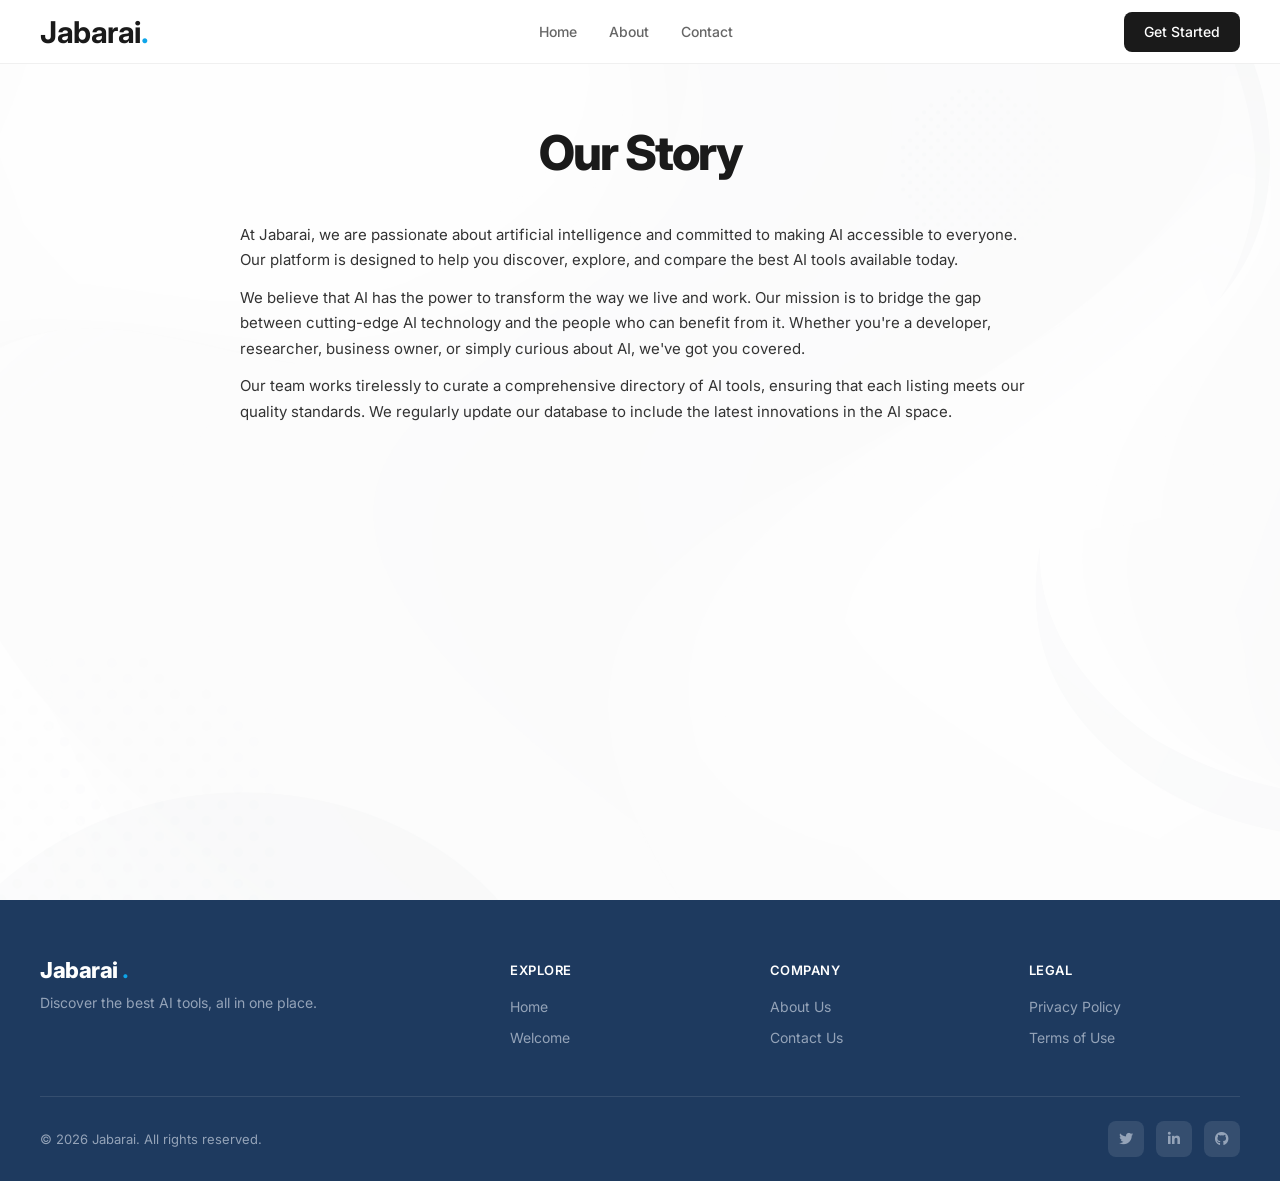
<file: about.html>
<!DOCTYPE html>
<html lang="en">
<head>
    <meta charset="UTF-8">
    <meta name="viewport" content="width=device-width, initial-scale=1.0">
    <title>About Jabarai | Your AI Tools Directory</title>
    <meta name="description" content="Learn about Jabarai - your curated gateway to discovering the best AI tools. Built by AI enthusiasts for the AI community.">
    <link rel="icon" type="image/png" href="assets/images/logo.png">
    <link rel="icon" type="image/png" href="assets/images/logo.png">
    <link href="https://fonts.googleapis.com/css2?family=Inter:wght@300;400;500;600;700;800;900&display=swap" rel="stylesheet">
    <link rel="stylesheet" href="https://cdnjs.cloudflare.com/ajax/libs/font-awesome/6.5.1/css/all.min.css">
    <link rel="stylesheet" href="assets/css/styles.css">
    <link rel="stylesheet" href="assets/css/footer-components.css">
</head>
<body>
    <!-- Header -->
    <header class="toolbar">
        <a href="index.html" class="logo">
            <span style="color: #1a1a1a;">Jabarai</span><span style="color: #0ea5e9;">.</span>
        </a>
        <nav class="nav-links">
            <a href="index.html">Home</a>
            <a href="about.html" class="active">About</a>
            <a href="contact.html">Contact</a>
        </nav>
        <div class="nav-actions">
            <a href="register.html" class="btn-signup">Get Started</a>
        </div>
    </header>

    <!-- About Content -->
    <main class="simple-legal-hero">
        <div class="simple-legal-container">
            <h1 class="simple-legal-title">Our Story</h1>
            <div class="simple-legal-content">
                <p>At Jabarai, we are passionate about artificial intelligence and committed to making AI accessible to everyone. Our platform is designed to help you discover, explore, and compare the best AI tools available today.</p>
                <p>We believe that AI has the power to transform the way we live and work. Our mission is to bridge the gap between cutting-edge AI technology and the people who can benefit from it. Whether you're a developer, researcher, business owner, or simply curious about AI, we've got you covered.</p>
                <p>Our team works tirelessly to curate a comprehensive directory of AI tools, ensuring that each listing meets our quality standards. We regularly update our database to include the latest innovations in the AI space.</p>
            </div>
        </div>
    </main>

    <!-- Footer -->
    <footer class="site-footer">
        <div class="footer-container">
            <div class="footer-main">
                <div class="footer-brand">
                    <a href="index.html" class="footer-logo">
                        <span style="color: #ffffff;">Jabarai</span><span style="color: #0ea5e9;">.</span>
                    </a>
                    <p class="footer-tagline">Discover the best AI tools, all in one place.</p>
                </div>
                <div class="footer-column">
                    <h4>Explore</h4>
                    <ul>
                        <li><a href="index.html">Home</a></li>
                        <li><a href="index2.html">Welcome</a></li>
                    </ul>
                </div>
                <div class="footer-column">
                    <h4>Company</h4>
                    <ul>
                        <li><a href="about.html">About Us</a></li>
                        <li><a href="contact.html">Contact Us</a></li>
                    </ul>
                </div>
                <div class="footer-column">
                    <h4>Legal</h4>
                    <ul>
                        <li><a href="privacy-policy.html">Privacy Policy</a></li>
                        <li><a href="terms-of-use.html">Terms of Use</a></li>
                    </ul>
                </div>
            </div>
            <div class="footer-bottom">
                <p class="footer-copyright">© 2026 Jabarai. All rights reserved.</p>
                <div class="footer-bottom-social">
                    <a href="#" aria-label="Twitter"><i class="fab fa-twitter"></i></a>
                    <a href="#" aria-label="LinkedIn"><i class="fab fa-linkedin-in"></i></a>
                    <a href="#" aria-label="GitHub"><i class="fab fa-github"></i></a>
                </div>
            </div>
        </div>
    </footer>

    <script src="assets/js/shared-components.js"></script>
</body>
</html>
</file>
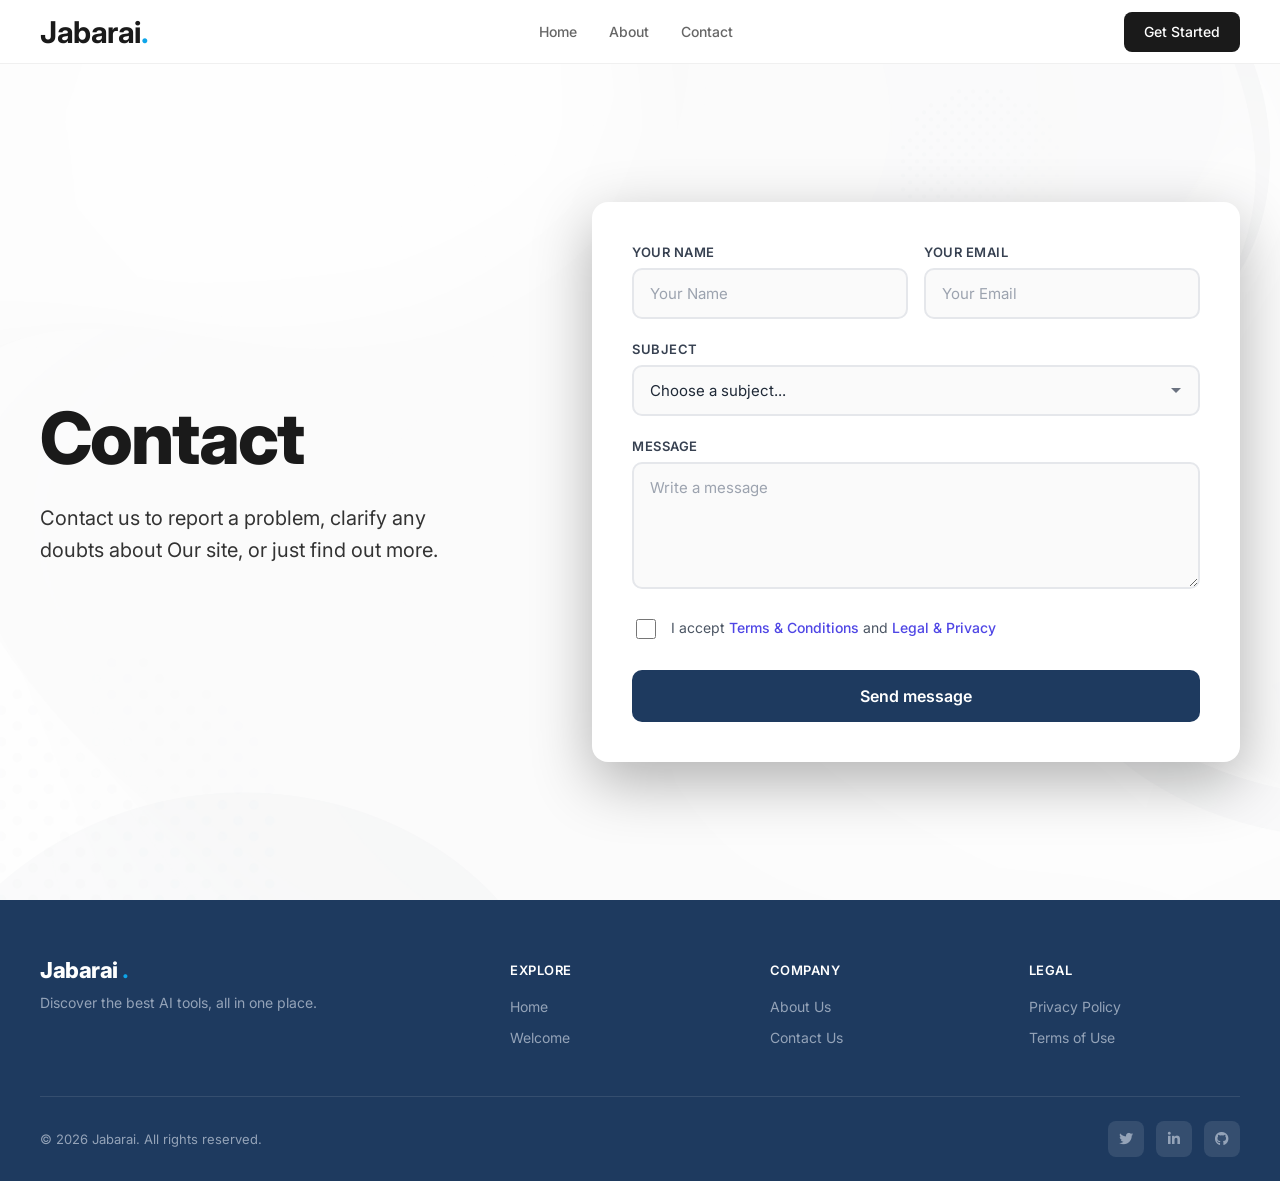
<file: contact.html>
<!DOCTYPE html>
<html lang="en">
<head>
    <meta charset="UTF-8">
    <meta name="viewport" content="width=device-width, initial-scale=1.0">
    <title>Contact Jabarai | Get in Touch</title>
    <meta name="description" content="Contact Jabarai for suggestions, broken link reports, or to list your AI tool. We'd love to hear from you.">
    <link rel="icon" type="image/png" href="assets/images/logo.png">
    <link rel="icon" type="image/png" href="assets/images/logo.png">
    <link href="https://fonts.googleapis.com/css2?family=Inter:wght@300;400;500;600;700;800;900&display=swap" rel="stylesheet">
    <link rel="stylesheet" href="https://cdnjs.cloudflare.com/ajax/libs/font-awesome/6.5.1/css/all.min.css">
    <link rel="stylesheet" href="assets/css/styles.css">
    <link rel="stylesheet" href="assets/css/footer-components.css">
</head>
<body>
    <!-- Header -->
    <header class="toolbar">
        <a href="index.html" class="logo">
            <span style="color: #1a1a1a;">Jabarai</span><span style="color: #0ea5e9;">.</span>
        </a>
        <nav class="nav-links">
            <a href="index.html">Home</a>
            <a href="about.html">About</a>
            <a href="contact.html" class="active">Contact</a>
        </nav>
        <div class="nav-actions">
            <a href="register.html" class="btn-signup">Get Started</a>
        </div>
    </header>

    <!-- Main Content -->
    <main class="contact-hero">
        <div class="contact-container">
            <!-- Left Side - Text Content -->
            <div class="contact-left">
                <h1 class="contact-title">Contact</h1>
                <p class="contact-subtitle">Contact us to report a problem, clarify any doubts about Our site, or just find out more.</p>
            </div>

            <!-- Right Side - Contact Form -->
            <div class="contact-right">
                <form id="contact-form" class="contact-form-box">
                    <div class="form-row">
                        <div class="form-field">
                            <label for="name">Your Name</label>
                            <input type="text" id="name" name="name" placeholder="Your Name" required>
                        </div>
                        <div class="form-field">
                            <label for="email">Your Email</label>
                            <input type="email" id="email" name="email" placeholder="Your Email" required>
                        </div>
                    </div>
                    <div class="form-field">
                        <label for="subject">Subject</label>
                        <select id="subject" name="subject" required>
                            <option value="" disabled selected>Choose a subject...</option>
                            <option value="general">General Inquiry</option>
                            <option value="support">Support</option>
                            <option value="listing">List My Tool</option>
                            <option value="report">Report a Problem</option>
                            <option value="other">Other</option>
                        </select>
                    </div>
                    <div class="form-field">
                        <label for="message">Message</label>
                        <textarea id="message" name="message" placeholder="Write a message" rows="5" required></textarea>
                    </div>
                    <div class="form-checkbox">
                        <input type="checkbox" id="terms" name="terms" required>
                        <label for="terms">I accept <a href="terms-of-use.html">Terms & Conditions</a> and <a href="privacy-policy.html">Legal & Privacy</a></label>
                    </div>
                    <button type="submit" class="btn-send">Send message</button>
                </form>

                <div id="form-success" class="success-message">
                    <i class="fas fa-check-circle"></i>
                    <span>Thank you! Your message has been sent successfully. We'll be in touch soon.</span>
                </div>
            </div>
        </div>
    </main>

    <!-- Footer -->
    <footer class="site-footer">
        <div class="footer-container">
            <div class="footer-main">
                <div class="footer-brand">
                    <a href="index.html" class="footer-logo">
                        <span style="color: #ffffff;">Jabarai</span><span style="color: #0ea5e9;">.</span>
                    </a>
                    <p class="footer-tagline">Discover the best AI tools, all in one place.</p>
                </div>
                <div class="footer-column">
                    <h4>Explore</h4>
                    <ul>
                        <li><a href="index.html">Home</a></li>
                        <li><a href="index2.html">Welcome</a></li>
                    </ul>
                </div>
                <div class="footer-column">
                    <h4>Company</h4>
                    <ul>
                        <li><a href="about.html">About Us</a></li>
                        <li><a href="contact.html">Contact Us</a></li>
                    </ul>
                </div>
                <div class="footer-column">
                    <h4>Legal</h4>
                    <ul>
                        <li><a href="privacy-policy.html">Privacy Policy</a></li>
                        <li><a href="terms-of-use.html">Terms of Use</a></li>
                    </ul>
                </div>
            </div>
            <div class="footer-bottom">
                <p class="footer-copyright">© 2026 Jabarai. All rights reserved.</p>
                <div class="footer-bottom-social">
                    <a href="#" aria-label="Twitter"><i class="fab fa-twitter"></i></a>
                    <a href="#" aria-label="LinkedIn"><i class="fab fa-linkedin-in"></i></a>
                    <a href="#" aria-label="GitHub"><i class="fab fa-github"></i></a>
                </div>
            </div>
        </div>
    </footer>

    <script src="assets/js/shared-components.js"></script>
</body>
</html>
</file>
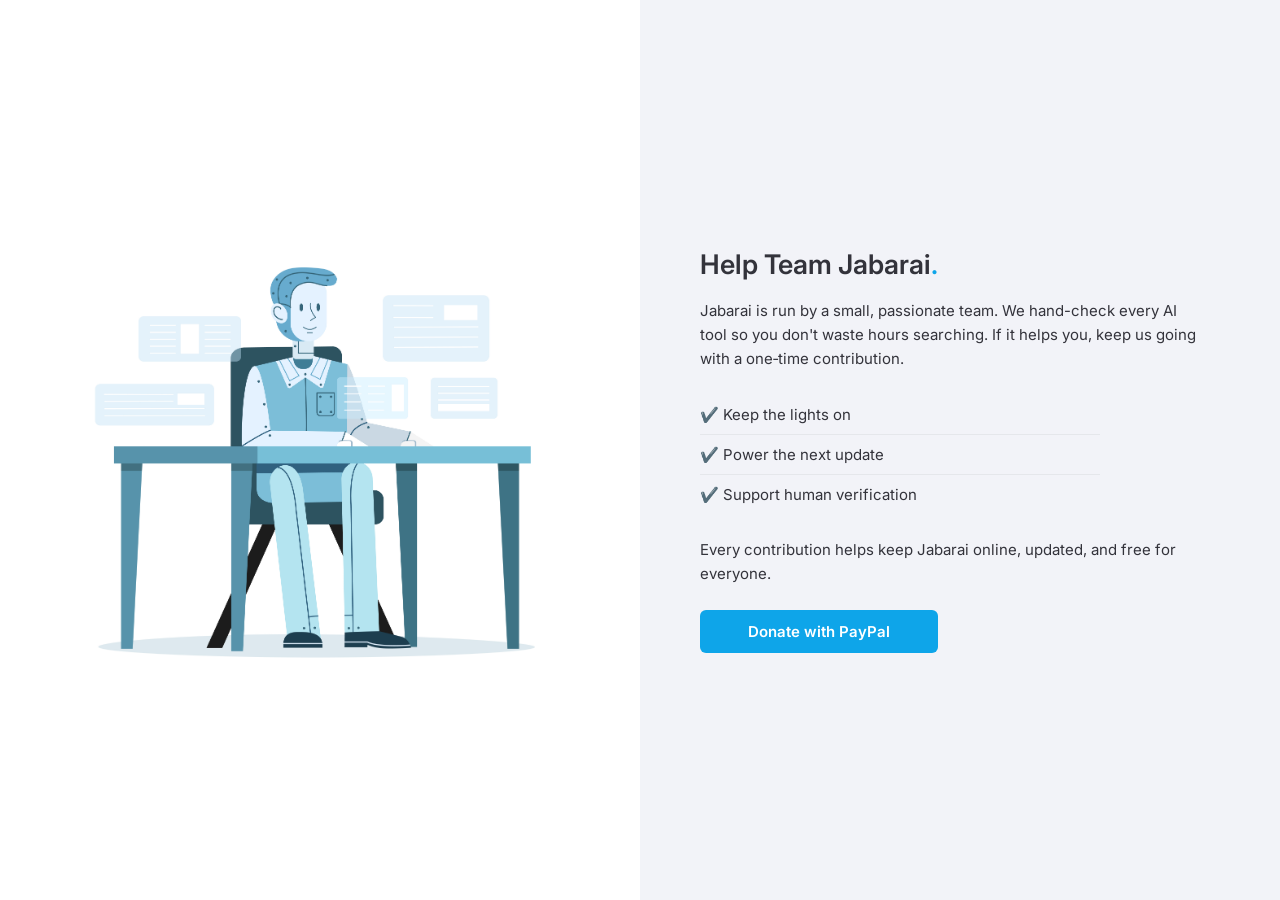
<file: help_us.html>
<!DOCTYPE html>
<html lang="en">
<head>
    <meta charset="UTF-8">
    <meta name="viewport" content="width=device-width, initial-scale=1.0">
    <link rel="icon" type="image/png" href="assets/images/logo.png">
    <link href="https://fonts.googleapis.com/css2?family=Inter:wght@300;400;500;600;700;800;900&display=swap" rel="stylesheet">
    <title>Support Jabarai</title>
    <style>
        * { margin: 0; padding: 0; box-sizing: border-box; font-family: 'Inter', Arial, sans-serif; }
        html, body { width: 100%; height: 100%; }
        .split-page {
            display: flex;
            width: 100%;
            min-height: 100vh;
        }
        .split-left {
            width: 50%;
            background: #ffffff;
            display: flex;
            align-items: center;
            justify-content: center;
            padding: 40px;
        }
        .split-left img {
            max-width: 100%;
            max-height: 80vh;
            width: auto;
            height: auto;
            display: block;
        }
        .split-right {
            width: 50%;
            background: #f2f3f8;
            display: flex;
            flex-direction: column;
            align-items: flex-start;
            justify-content: center;
            padding: 60px;
        }
        .right-title {
            font-size: 27px;
            font-weight: 600;
            color: #33333b;
            margin-bottom: 16px;
            text-align: left;
            max-width: 400px;
            line-height: 1.3;
        }
        .right-text {
            font-size: 15px;
            color: #33333b;
            line-height: 1.6;
            text-align: left;
            max-width: 500px;
            margin-bottom: 24px;
        }
        .donate-list {
            list-style: none;
            margin-bottom: 24px;
            max-width: 400px;
            width: 100%;
        }
        .donate-list li {
            font-size: 15px;
            color: #33333b;
            padding: 10px 0;
            border-bottom: 1px solid #e5e7eb;
        }
        .donate-list li:last-child {
            border-bottom: none;
        }
        .donate-btn {
            padding: 12px 48px;
            background: #0ea5e9;
            color: #ffffff;
            border: none;
            border-radius: 6px;
            font-size: 15px;
            font-weight: 600;
            cursor: pointer;
            transition: background 0.2s;
            text-decoration: none;
            display: inline-block;
        }
        .donate-btn:hover {
            background: #0284c7;
        }
    </style>
</head>
<body>
    <div class="split-page">
        <div class="split-left">
            <img src="assets/images/602.jpg" alt="Support Jabarai">
        </div>
        <div class="split-right">
            <h2 class="right-title">Help Team <a href="index.html" style="color: #33333b; text-decoration: none;">Jabarai</a><span style="color: #0ea5e9;">.</span></h2>
            <p class="right-text">Jabarai is run by a small, passionate team. We hand-check every AI tool so you don't waste hours searching. If it helps you, keep us going with a one‑time contribution.</p>
            <ul class="donate-list">
                <li> ✔️ Keep the lights on</li>
                <li> ✔️ Power the next update</li>
                <li> ✔️ Support human verification</li>
            </ul>
            <p class="right-text">Every contribution helps keep Jabarai online, updated, and free for everyone.</p>
            <a href="https://www.paypal.com/cgi-bin/webscr?cmd=_xclick&business=abdeldjabbar2oo5@gmail.com&item_name=Donation+to+Jabarai&currency_code=USD" class="donate-btn" target="_blank">Donate with PayPal</a>
        </div>
    </div>
</body>
</html>
</file>
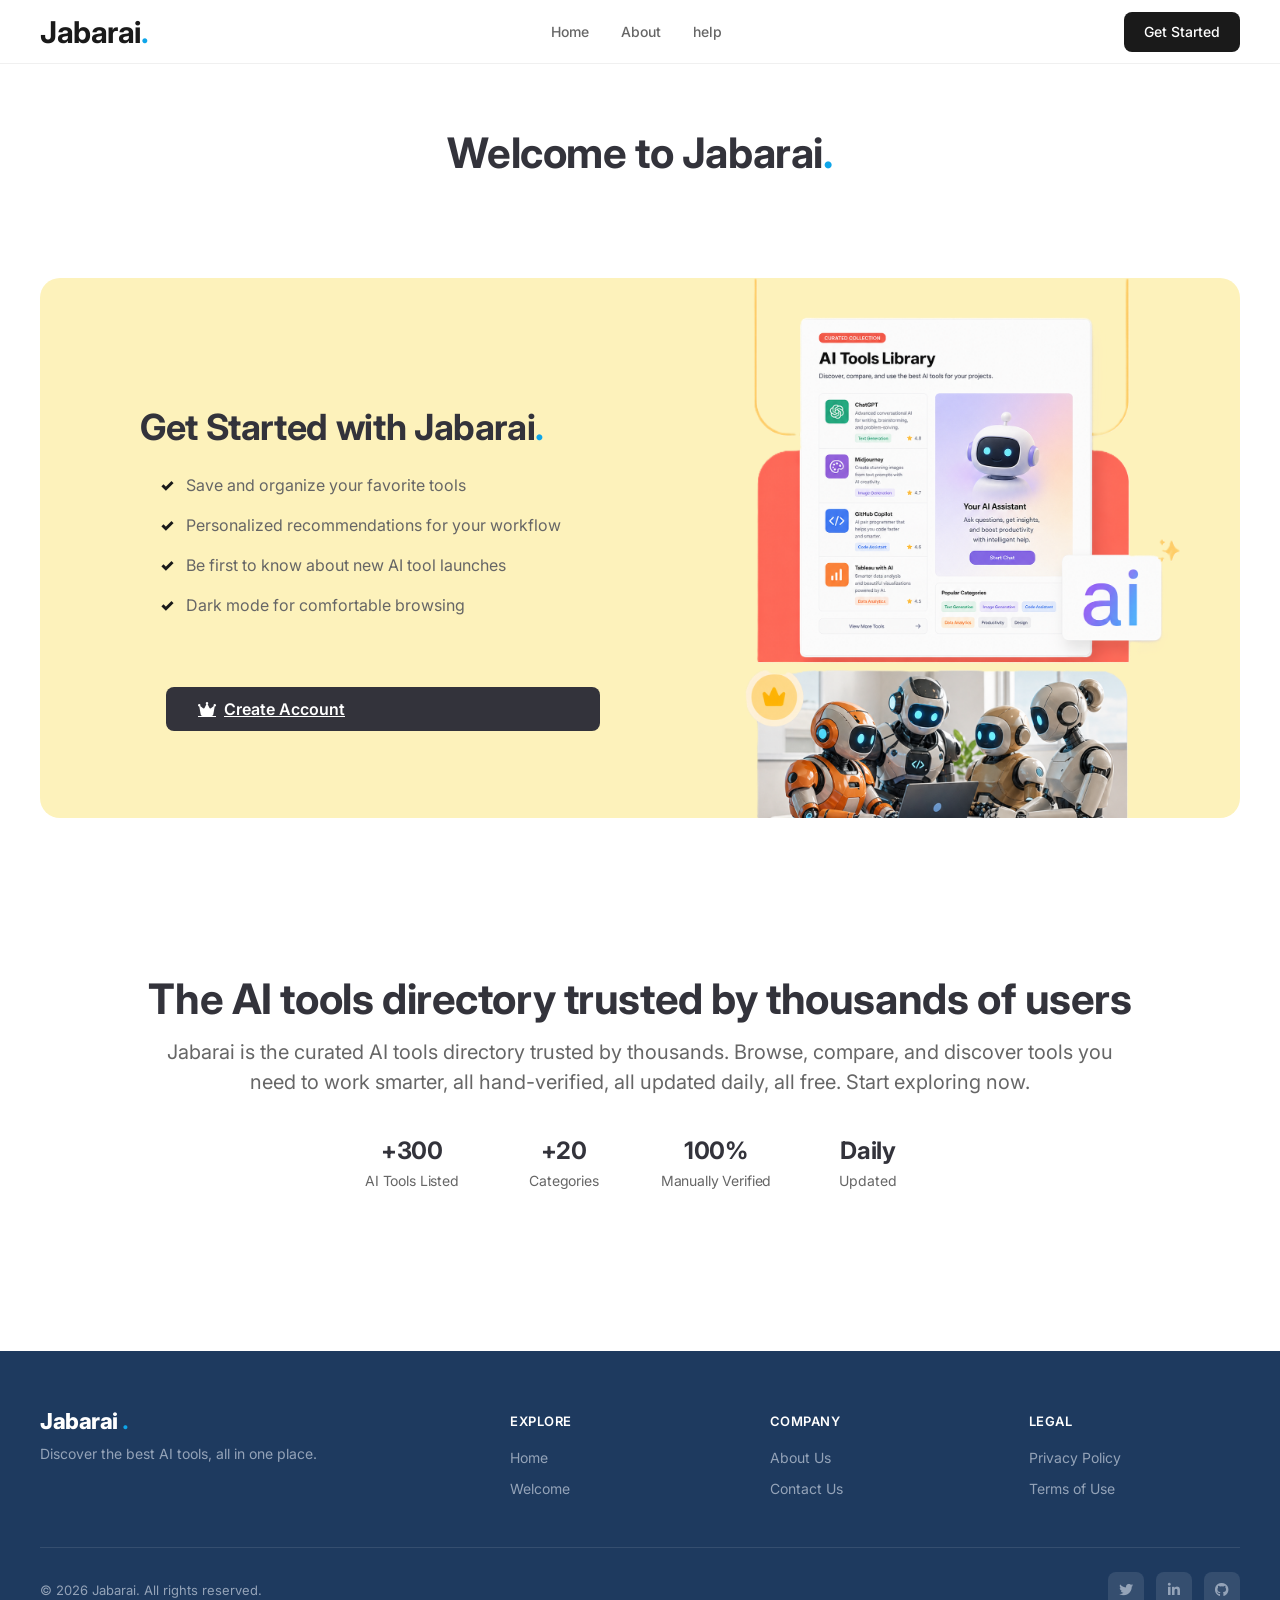
<file: index2.html>
<!DOCTYPE html>
<html lang="en">
<head>
    <meta charset="UTF-8">
    <meta name="viewport" content="width=device-width, initial-scale=1.0">
    <title>Jabarai | Get Started</title>
    <link rel="icon" type="image/png" href="assets/images/logo.png">
    <link rel="stylesheet" href="https://cdnjs.cloudflare.com/ajax/libs/font-awesome/6.5.1/css/all.min.css">
    <link href="https://fonts.googleapis.com/css2?family=Inter:wght@300;400;500;600;700;800;900&display=swap" rel="stylesheet">
    <link rel="stylesheet" href="assets/css/styles.css">
    <link rel="stylesheet" href="assets/css/footer-components.css">
</head>
<body>
    <header class="toolbar">
        <a href="index.html" class="logo">
            <span style="color: #1a1a1a;">Jabarai</span><span style="color: #0ea5e9;">.</span>
        </a>
        <nav class="nav-links">
            <a href="index.html">Home</a>
            <a href="about.html">About</a>
            <a href="contact.html">help</a>
        </nav>
        <div class="nav-actions">
            <a href="register.html" class="btn-signup">Get Started</a>
        </div>
    </header>

    <main>
        <!-- White Section -->
        <section class="white-section">
            <div class="home-title">
                <h1 class="home-title__subtitle">Welcome to Jabarai<span style="color: #0ea5e9;">.</span></h1>
                <div class="orange-rectangle">
                    <div class="orange-content">
                        <h2 class="home-title__subtitle">Get Started with Jabarai<span style="color: #0ea5e9;">.</span></h2>
                        <ul class="orange-list">
                            <li><span class="checkmark">✓</span> Save and organize your favorite tools</li>
                            <li><span class="checkmark">✓</span> Personalized recommendations for your workflow</li>
                            <li><span class="checkmark">✓</span> Be first to know about new AI tool launches</li>
                            <li><span class="checkmark">✓</span> Dark mode for comfortable browsing</li>
                        </ul>
                        <a href="register.html" class="orange-button">
                            <i class="fas fa-crown" style="margin-right: 8px;"></i>Create Account
                        </a>
                    </div>
                    <img src="assets/images/ai_library2.png" alt="AI Library" class="orange-image">
                </div>
            </div>

            <!-- Trust Section -->
            <div class="trust-section">
                <h2 class="home-title__subtitle">The AI tools directory trusted by thousands of users</h2>
                <p class="home-title__paragraph">Jabarai is the curated AI tools directory trusted by thousands. Browse, compare, and discover tools you need to work smarter, all hand-verified, all updated daily, all free. Start exploring now.</p>

                <div class="trust-stats">
                    <div class="trust-stat">
                        <span class="trust-stat-number">+300 </span>
                        <span class="trust-stat-label">AI Tools Listed</span>
                    </div>
                    <div class="trust-stat">
                        <span class="trust-stat-number">+20 </span>
                        <span class="trust-stat-label">Categories</span>
                    </div>
                    <div class="trust-stat">
                        <span class="trust-stat-number">100%</span>
                        <span class="trust-stat-label">Manually Verified</span>
                    </div>
                    <div class="trust-stat">
                        <span class="trust-stat-number">Daily</span>
                        <span class="trust-stat-label">Updated</span>
                    </div>
                </div>
            </div>
        </section>

        <!-- Footer -->
        <footer class="site-footer">
            <div class="footer-container">
                <div class="footer-main">
                    <div class="footer-brand">
                        <a href="index.html" class="footer-logo">
                            <span style="color: #ffffff;">Jabarai</span><span style="color: #0ea5e9;">.</span>
                        </a>
                        <p class="footer-tagline">Discover the best AI tools, all in one place.</p>
                    </div>
                    <div class="footer-column">
                        <h4>Explore</h4>
                        <ul>
                            <li><a href="index.html">Home</a></li>
                            <li><a href="index2.html">Welcome</a></li>
                        </ul>
                    </div>
                    <div class="footer-column">
                        <h4>Company</h4>
                        <ul>
                            <li><a href="about.html">About Us</a></li>
                            <li><a href="contact.html">Contact Us</a></li>
                        </ul>
                    </div>
                    <div class="footer-column">
                        <h4>Legal</h4>
                        <ul>
                            <li><a href="privacy-policy.html">Privacy Policy</a></li>
                            <li><a href="terms-of-use.html">Terms of Use</a></li>
                        </ul>
                    </div>
                </div>
                <div class="footer-bottom">
                    <p class="footer-copyright">© 2026 Jabarai. All rights reserved.</p>
                    <div class="footer-bottom-social">
                        <a href="#" aria-label="Twitter"><i class="fab fa-twitter"></i></a>
                        <a href="#" aria-label="LinkedIn"><i class="fab fa-linkedin-in"></i></a>
                        <a href="#" aria-label="GitHub"><i class="fab fa-github"></i></a>
                    </div>
                </div>
            </div>
        </footer>
    </main>
</body>
</html>
</file>
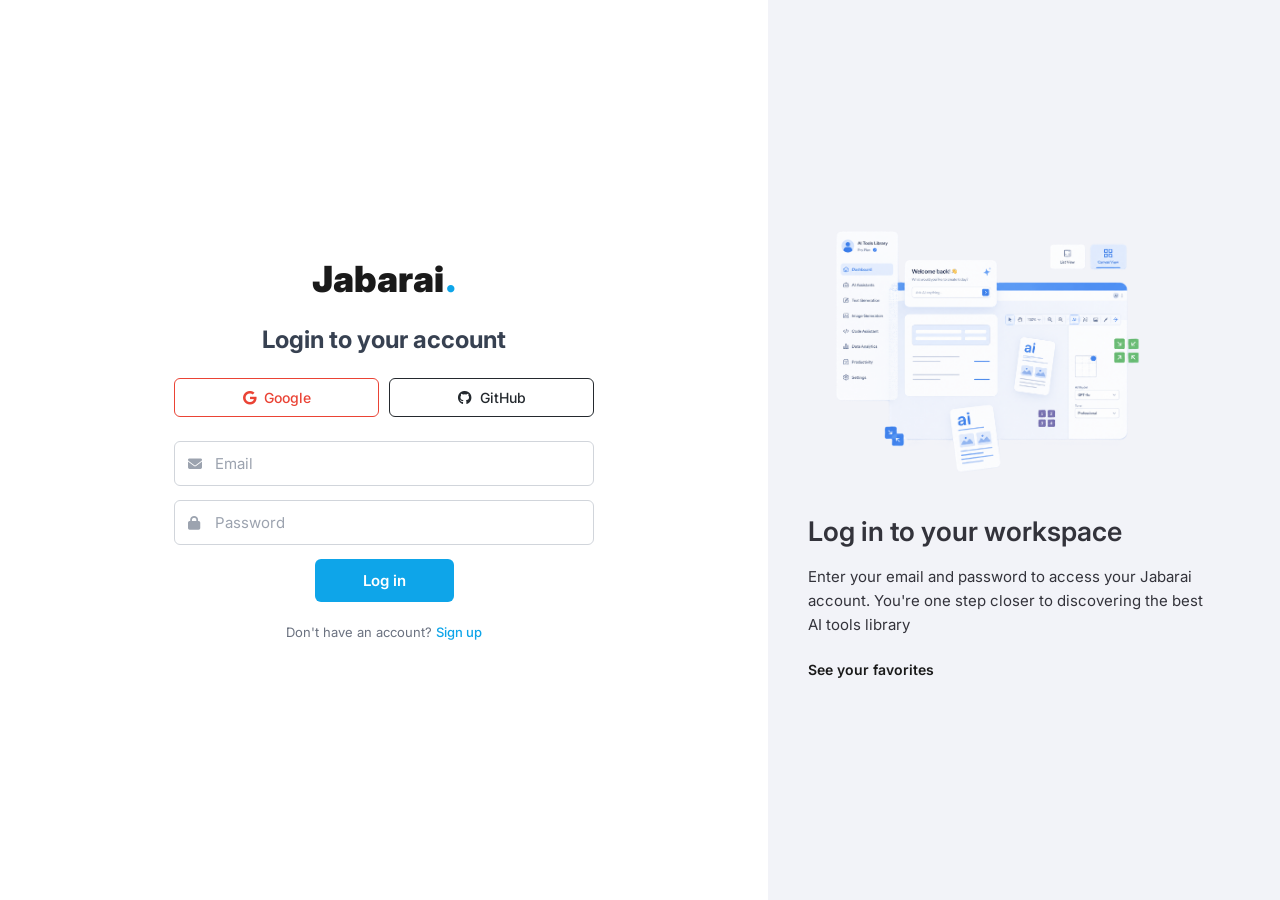
<file: login.html>
<!DOCTYPE html>
<html lang="en">
<head>
    <meta charset="UTF-8">
    <meta name="viewport" content="width=device-width, initial-scale=1.0">
    <title>Log In | Jabarai</title>
    <link rel="icon" type="image/png" href="assets/images/logo.png">
    <link rel="stylesheet" href="https://cdnjs.cloudflare.com/ajax/libs/font-awesome/6.5.1/css/all.min.css">
    <link href="https://fonts.googleapis.com/css2?family=Inter:wght@300;400;500;600;700;800;900&display=swap" rel="stylesheet">
    <style>
        * { margin: 0; padding: 0; box-sizing: border-box; font-family: 'Inter', Arial, sans-serif; }
        html, body {
            width: 100%;
            height: 100%;
        }
        .split-page {
            display: flex;
            width: 100%;
            min-height: 100vh;
        }
        .split-left {
            width: 60%;
            background: #ffffff;
            display: flex;
            flex-direction: column;
            align-items: center;
            justify-content: center;
            padding: 40px;
        }
        .split-right {
            width: 40%;
            background: #f2f3f8;
            display: flex;
            flex-direction: column;
            align-items: flex-start;
            justify-content: center;
            padding: 40px;
        }
        .auth-logo {
            font-size: 36px;
            font-weight: 900;
            color: #1a1a1a;
            text-decoration: none;
            display: flex;
            align-items: center;
            gap: 2px;
            margin-bottom: 24px;
        }
        .auth-logo span:last-child {
            color: #0ea5e9;
        }
        .auth-title {
            font-size: 24px;
            font-weight: 700;
            color: #374151;
            margin-bottom: 24px;
        }
        .social-buttons {
            display: flex;
            gap: 10px;
            width: 100%;
            max-width: 420px;
            margin-bottom: 24px;
        }
        .social-btn {
            flex: 1;
            padding: 10px 12px;
            border: 1px solid #d1d5db;
            border-radius: 6px;
            background: #ffffff;
            cursor: pointer;
            font-size: 14px;
            font-weight: 500;
            display: flex;
            align-items: center;
            justify-content: center;
            gap: 8px;
            transition: background 0.2s;
            color: #374151;
        }
        .social-btn:hover {
            background: #f9fafb;
        }
        .social-btn.google {
            background: #ffffff;
            color: #ea4335;
            border-color: #ea4335;
        }
        .social-btn.google:hover {
            background: #fef2f2;
        }
        .social-btn.github {
            background: #ffffff;
            color: #24292e;
            border-color: #24292e;
        }
        .social-btn.github:hover {
            background: #f3f4f6;
        }
        .auth-form {
            width: 100%;
            max-width: 420px;
        }
        .input-wrap {
            position: relative;
            margin-bottom: 14px;
        }
        .input-wrap i {
            position: absolute;
            left: 14px;
            top: 50%;
            transform: translateY(-50%);
            color: #9ca3af;
            font-size: 14px;
        }
        .input-wrap input {
            width: 100%;
            padding: 12px 14px 12px 40px;
            border: 1px solid #d1d5db;
            border-radius: 6px;
            font-size: 15px;
            transition: border-color 0.2s;
            color: #374151;
        }
        .input-wrap input:focus {
            outline: none;
            border-color: #9ca3af;
        }
        .input-wrap input::placeholder {
            color: #9ca3af;
        }
        .btn-wrap {
            display: flex;
            justify-content: center;
            margin-top: 8px;
        }
        .auth-button {
            padding: 12px 48px;
            background: #0ea5e9;
            color: #ffffff;
            border: none;
            border-radius: 6px;
            font-size: 15px;
            font-weight: 600;
            cursor: pointer;
            transition: background 0.2s;
        }
        .auth-button:hover {
            background: #0ea5e9;
        }
        .auth-footer {
            text-align: center;
            margin-top: 20px;
            font-size: 13px;
            color: #6b7280;
            line-height: 1.6;
        }
        .auth-footer a {
            color: #0ea5e9;
            text-decoration: none;
            font-weight: 500;
        }
        .auth-footer a:hover {
            text-decoration: underline;
        }
        /* Right side */
        .right-title {
            font-size: 27px;
            font-weight: 600;
            color: #33333b;
            margin-bottom: 16px;
            text-align: left;
            max-width: 400px;
            line-height: 1.3;
        }
        .right-text {
            font-size: 15px;
            color: #33333b;
            line-height: 1.6;
            text-align: left;
            max-width: 400px;
            margin-bottom: 24px;
        }
        .right-link {
            font-size: 14px;
            color: #1a1a1a;
            text-decoration: none;
            font-weight: 600;
            display: flex;
            align-items: center;
            gap: 6px;
        }
        .right-image {
            width: 100%;
            max-width: 320px;
            margin-bottom: 38px;
            align-self: center;
            transform: translateX(-40px);
        }
        .right-image img {
            width: 100%;
            height: auto;
            display: block;
            border-radius: 12px;
        }
    </style>
</head>
<body>
    <div class="split-page">
        <div class="split-left">
            <a href="index.html" class="auth-logo">Jabarai<span>.</span></a>

            <h1 class="auth-title">Login to your account</h1>

            <div class="social-buttons">
                <button class="social-btn google"><i class="fab fa-google"></i> Google</button>
                <button class="social-btn github"><i class="fab fa-github"></i> GitHub</button>
            </div>

            <form class="auth-form">
                <div class="input-wrap">
                    <i class="fas fa-envelope"></i>
                    <input type="email" id="email" placeholder="Email" required>
                </div>
                <div class="input-wrap">
                    <i class="fas fa-lock"></i>
                    <input type="password" id="password" placeholder="Password" required>
                </div>
                <div class="btn-wrap">
                    <button type="submit" class="auth-button">Log in</button>
                </div>
            </form>

            <div class="auth-footer">
                Don't have an account? <a href="register.html">Sign up</a>
            </div>
        </div>
        <div class="split-right">
            <div class="right-image">
                <img src="assets/images/sign_up_in2.png" alt="Jabarai illustration">
            </div>
            <h2 class="right-title">Log in to your workspace</h2>
            <p class="right-text">Enter your email and password to access your Jabarai account. You're one step closer to discovering the best AI tools library</p>
            <a href="index.html" class="right-link">See your favorites</a>
        </div>
    </div>
</body>
</html>
</file>
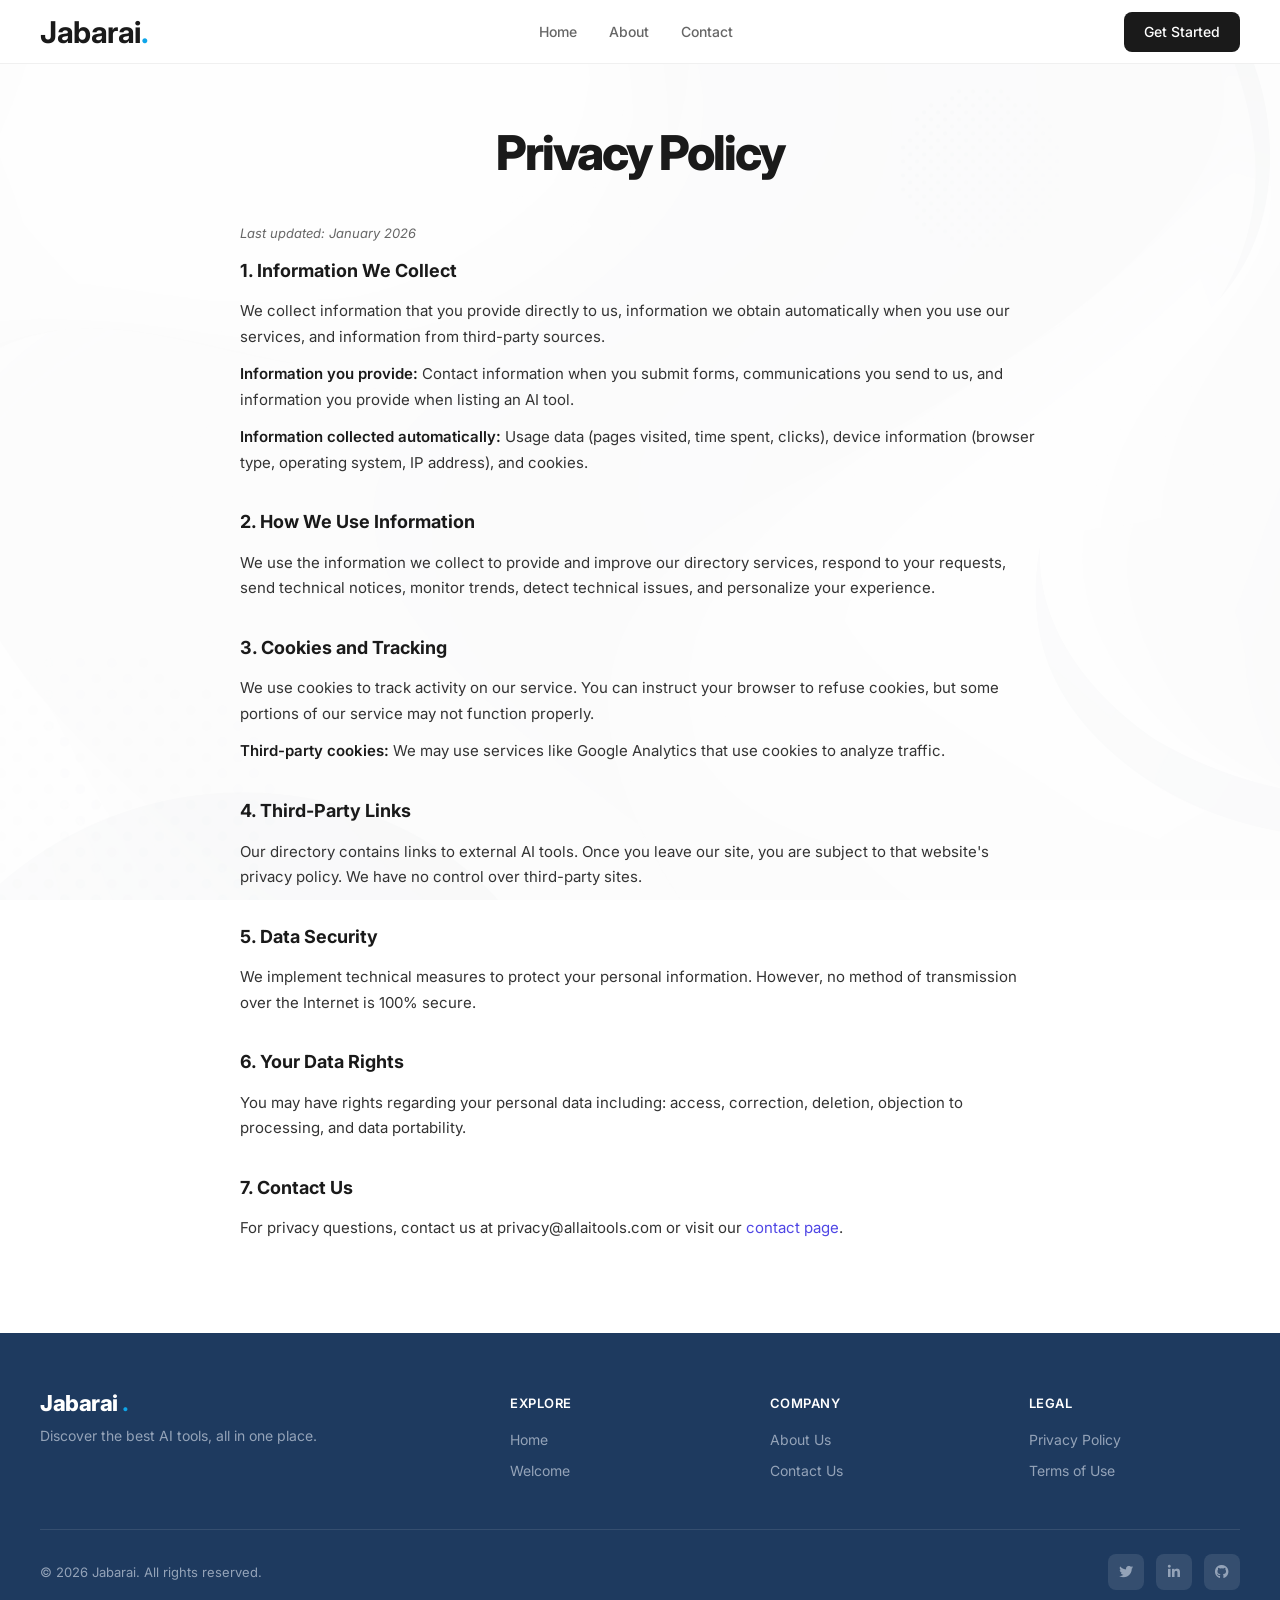
<file: privacy-policy.html>
<!DOCTYPE html>
<html lang="en">
<head>
    <meta charset="UTF-8">
    <meta name="viewport" content="width=device-width, initial-scale=1.0">
    <title>Privacy Policy | Jabarai</title>
    <meta name="description" content="Privacy Policy for Jabarai - Learn how we handle your data and protect your privacy.">
    <link rel="icon" type="image/png" href="assets/images/logo.png">
    <link href="https://fonts.googleapis.com/css2?family=Inter:wght@300;400;500;600;700;800;900&display=swap" rel="stylesheet">
    <link rel="stylesheet" href="https://cdnjs.cloudflare.com/ajax/libs/font-awesome/6.5.1/css/all.min.css">
    <link rel="stylesheet" href="assets/css/styles.css">
    <link rel="stylesheet" href="assets/css/footer-components.css">
</head>
<body>
    <!-- Header -->
    <header class="toolbar">
        <a href="index.html" class="logo">
            <span style="color: #1a1a1a;">Jabarai</span><span style="color: #0ea5e9;">.</span>
        </a>
        <nav class="nav-links">
            <a href="index.html">Home</a>
            <a href="about.html">About</a>
            <a href="contact.html">Contact</a>
        </nav>
        <div class="nav-actions">
            <a href="register.html" class="btn-signup">Get Started</a>
        </div>
    </header>

    <!-- Privacy Content -->
    <main class="simple-legal-hero">
        <div class="simple-legal-container">
            <h1 class="simple-legal-title">Privacy Policy</h1>
            <div class="simple-legal-content">
                <p class="simple-legal-updated">Last updated: January 2026</p>
                
                <h2>1. Information We Collect</h2>
                <p>We collect information that you provide directly to us, information we obtain automatically when you use our services, and information from third-party sources.</p>
                <p><strong>Information you provide:</strong> Contact information when you submit forms, communications you send to us, and information you provide when listing an AI tool.</p>
                <p><strong>Information collected automatically:</strong> Usage data (pages visited, time spent, clicks), device information (browser type, operating system, IP address), and cookies.</p>

                <h2>2. How We Use Information</h2>
                <p>We use the information we collect to provide and improve our directory services, respond to your requests, send technical notices, monitor trends, detect technical issues, and personalize your experience.</p>

                <h2>3. Cookies and Tracking</h2>
                <p>We use cookies to track activity on our service. You can instruct your browser to refuse cookies, but some portions of our service may not function properly.</p>
                <p><strong>Third-party cookies:</strong> We may use services like Google Analytics that use cookies to analyze traffic.</p>

                <h2>4. Third-Party Links</h2>
                <p>Our directory contains links to external AI tools. Once you leave our site, you are subject to that website's privacy policy. We have no control over third-party sites.</p>

                <h2>5. Data Security</h2>
                <p>We implement technical measures to protect your personal information. However, no method of transmission over the Internet is 100% secure.</p>

                <h2>6. Your Data Rights</h2>
                <p>You may have rights regarding your personal data including: access, correction, deletion, objection to processing, and data portability.</p>

                <h2>7. Contact Us</h2>
                <p>For privacy questions, contact us at privacy@allaitools.com or visit our <a href="contact.html">contact page</a>.</p>
            </div>
        </div>
    </main>

    <!-- Footer -->
    <footer class="site-footer">
        <div class="footer-container">
            <div class="footer-main">
                <div class="footer-brand">
                    <a href="index.html" class="footer-logo">
                        <span style="color: #ffffff;">Jabarai</span><span style="color: #0ea5e9;">.</span>
                    </a>
                    <p class="footer-tagline">Discover the best AI tools, all in one place.</p>
                </div>
                <div class="footer-column">
                    <h4>Explore</h4>
                    <ul>
                        <li><a href="index.html">Home</a></li>
                        <li><a href="index2.html">Welcome</a></li>
                    </ul>
                </div>
                <div class="footer-column">
                    <h4>Company</h4>
                    <ul>
                        <li><a href="about.html">About Us</a></li>
                        <li><a href="contact.html">Contact Us</a></li>
                    </ul>
                </div>
                <div class="footer-column">
                    <h4>Legal</h4>
                    <ul>
                        <li><a href="privacy-policy.html">Privacy Policy</a></li>
                        <li><a href="terms-of-use.html">Terms of Use</a></li>
                    </ul>
                </div>
            </div>
            <div class="footer-bottom">
                <p class="footer-copyright">© 2026 Jabarai. All rights reserved.</p>
                <div class="footer-bottom-social">
                    <a href="#" aria-label="Twitter"><i class="fab fa-twitter"></i></a>
                    <a href="#" aria-label="LinkedIn"><i class="fab fa-linkedin-in"></i></a>
                    <a href="#" aria-label="GitHub"><i class="fab fa-github"></i></a>
                </div>
            </div>
        </div>
    </footer>

    <script src="assets/js/shared-components.js"></script>
</body>
</html>
</file>
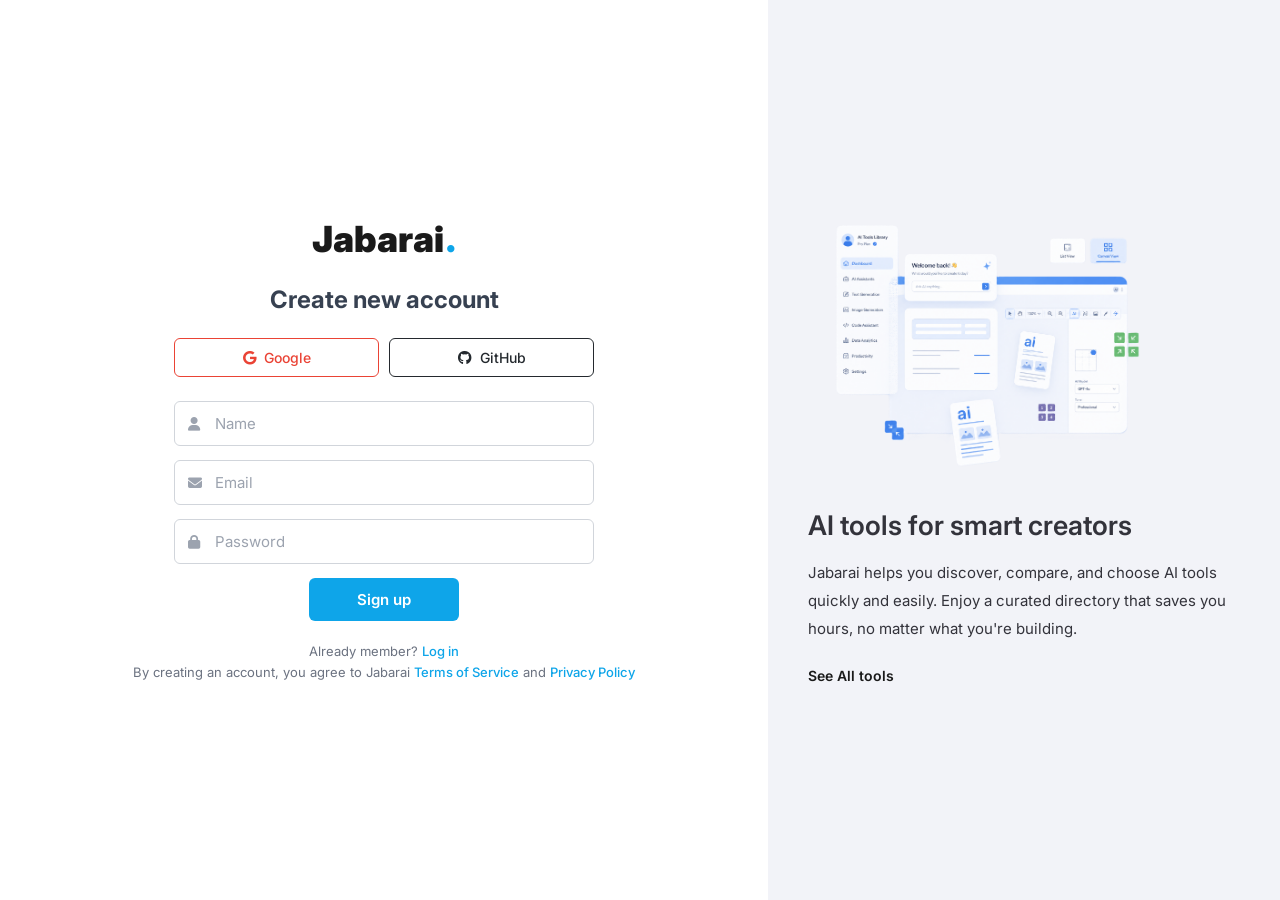
<file: register.html>
<!DOCTYPE html>
<html lang="en">
<head>
    <meta charset="UTF-8">
    <meta name="viewport" content="width=device-width, initial-scale=1.0">
    <title>Register | Jabarai</title>
    <link rel="icon" type="image/png" href="assets/images/logo.png">
    <link rel="stylesheet" href="https://cdnjs.cloudflare.com/ajax/libs/font-awesome/6.5.1/css/all.min.css">
    <link href="https://fonts.googleapis.com/css2?family=Inter:wght@300;400;500;600;700;800;900&display=swap" rel="stylesheet">
    <style>
        * { margin: 0; padding: 0; box-sizing: border-box; font-family: 'Inter', Arial, sans-serif; }
        html, body {
            width: 100%;
            height: 100%;
        }
        .split-page {
            display: flex;
            width: 100%;
            min-height: 100vh;
        }
        .split-left {
            width: 60%;
            background: #ffffff;
            display: flex;
            flex-direction: column;
            align-items: center;
            justify-content: center;
            padding: 40px;
        }
        .split-right {
            width: 40%;
            background: #f2f3f8;
            display: flex;
            flex-direction: column;
            align-items: flex-start;
            justify-content: center;
            padding: 40px;
        }
        .auth-logo {
            font-size: 36px;
            font-weight: 900;
            color: #1a1a1a;
            text-decoration: none;
            display: flex;
            align-items: center;
            gap: 2px;
            margin-bottom: 24px;
        }
        .auth-logo span:last-child {
            color: #0ea5e9;
        }
        .auth-title {
            font-size: 24px;
            font-weight: 700;
            color: #374151;
            margin-bottom: 24px;
        }
        .social-buttons {
            display: flex;
            gap: 10px;
            width: 100%;
            max-width: 420px;
            margin-bottom: 24px;
        }
        .social-btn {
            flex: 1;
            padding: 10px 12px;
            border: 1px solid #d1d5db;
            border-radius: 6px;
            background: #ffffff;
            cursor: pointer;
            font-size: 14px;
            font-weight: 500;
            display: flex;
            align-items: center;
            justify-content: center;
            gap: 8px;
            transition: background 0.2s;
            color: #374151;
        }
        .social-btn:hover {
            background: #f9fafb;
        }
        .social-btn.google {
            background: #ffffff;
            color: #ea4335;
            border-color: #ea4335;
        }
        .social-btn.google:hover {
            background: #fef2f2;
        }
        .social-btn.github {
            background: #ffffff;
            color: #24292e;
            border-color: #24292e;
        }
        .social-btn.github:hover {
            background: #f3f4f6;
        }
        .auth-form {
            width: 100%;
            max-width: 420px;
        }
        .input-wrap {
            position: relative;
            margin-bottom: 14px;
        }
        .input-wrap i {
            position: absolute;
            left: 14px;
            top: 50%;
            transform: translateY(-50%);
            color: #9ca3af;
            font-size: 14px;
        }
        .input-wrap input {
            width: 100%;
            padding: 12px 14px 12px 40px;
            border: 1px solid #d1d5db;
            border-radius: 6px;
            font-size: 15px;
            transition: border-color 0.2s;
            color: #374151;
        }
        .input-wrap input:focus {
            outline: none;
            border-color: #9ca3af;
        }
        .input-wrap input::placeholder {
            color: #9ca3af;
        }
        .btn-wrap {
            display: flex;
            justify-content: center;
            margin-top: 8px;
        }
        .auth-button {
            padding: 12px 48px;
            background: #0ea5e9;
            color: #ffffff;
            border: none;
            border-radius: 6px;
            font-size: 15px;
            font-weight: 600;
            cursor: pointer;
            transition: background 0.2s;
        }
        .auth-button:hover {
            background: #0ea5e9;
        }
        .auth-footer {
            text-align: center;
            margin-top: 20px;
            font-size: 13px;
            color: #6b7280;
            line-height: 1.6;
        }
        .auth-footer a {
            color: #0ea5e9;
            text-decoration: none;
            font-weight: 500;
        }
        .auth-footer a:hover {
            text-decoration: underline;
        }
        /* Right side */
        .right-title {
            font-size: 27px;
            font-weight: 600;
            color: #33333b;
            margin-bottom: 16px;
            text-align: left;
            max-width: 400px;
            line-height: 1.3;
        }
        .right-text {
            font-family: 'Inter', sans-serif;
            font-size: 15px;
            color: #33333b;
            line-height: 28px;
            text-align: left;
            max-width: 430px;
            margin-bottom: 24px;
        }
        .right-link {
            font-size: 14px;
            color: #1a1a1a;
            text-decoration: none;
            font-weight: 600;
            display: flex;
            align-items: center;
            gap: 6px;
        }
        .right-image {
            width: 100%;
            max-width: 320px;
            margin-bottom: 38px;
            align-self: center;
            transform: translateX(-40px);
        }
        .right-image img {
            width: 100%;
            height: auto;
            display: block;
            border-radius: 12px;
        }
    </style>
</head>
<body>
    <div class="split-page">
        <div class="split-left">
            <a href="index.html" class="auth-logo">Jabarai<span>.</span></a>

            <h1 class="auth-title">Create new account</h1>

            <div class="social-buttons">
                <button class="social-btn google"><i class="fab fa-google"></i> Google</button>
                <button class="social-btn github"><i class="fab fa-github"></i> GitHub</button>
            </div>

            <form class="auth-form">
                <div class="input-wrap">
                    <i class="fas fa-user"></i>
                    <input type="text" id="name" placeholder="Name" required>
                </div>
                <div class="input-wrap">
                    <i class="fas fa-envelope"></i>
                    <input type="email" id="email" placeholder="Email" required>
                </div>
                <div class="input-wrap">
                    <i class="fas fa-lock"></i>
                    <input type="password" id="password" placeholder="Password" required>
                </div>
                <div class="btn-wrap">
                    <button type="submit" class="auth-button">Sign up</button>
                </div>
            </form>

            <div class="auth-footer">
                Already member? <a href="login.html">Log in</a><br>
                By creating an account, you agree to Jabarai <a href="terms-of-use.html">Terms of Service</a> and <a href="privacy-policy.html">Privacy Policy</a>
            </div>
        </div>
        <div class="split-right">
            <div class="right-image">
                <img src="assets/images/sign_up_in2.png" alt="Jabarai illustration">
            </div>
            <h2 class="right-title">AI tools for smart creators</h2>
            <p class="right-text">Jabarai helps you discover, compare, and choose AI tools quickly and easily. Enjoy a curated directory that saves you hours, no matter what you're building.</p>
            <a href="index.html" class="right-link">See All tools</a>
        </div>
    </div>
</body>
</html>
</file>
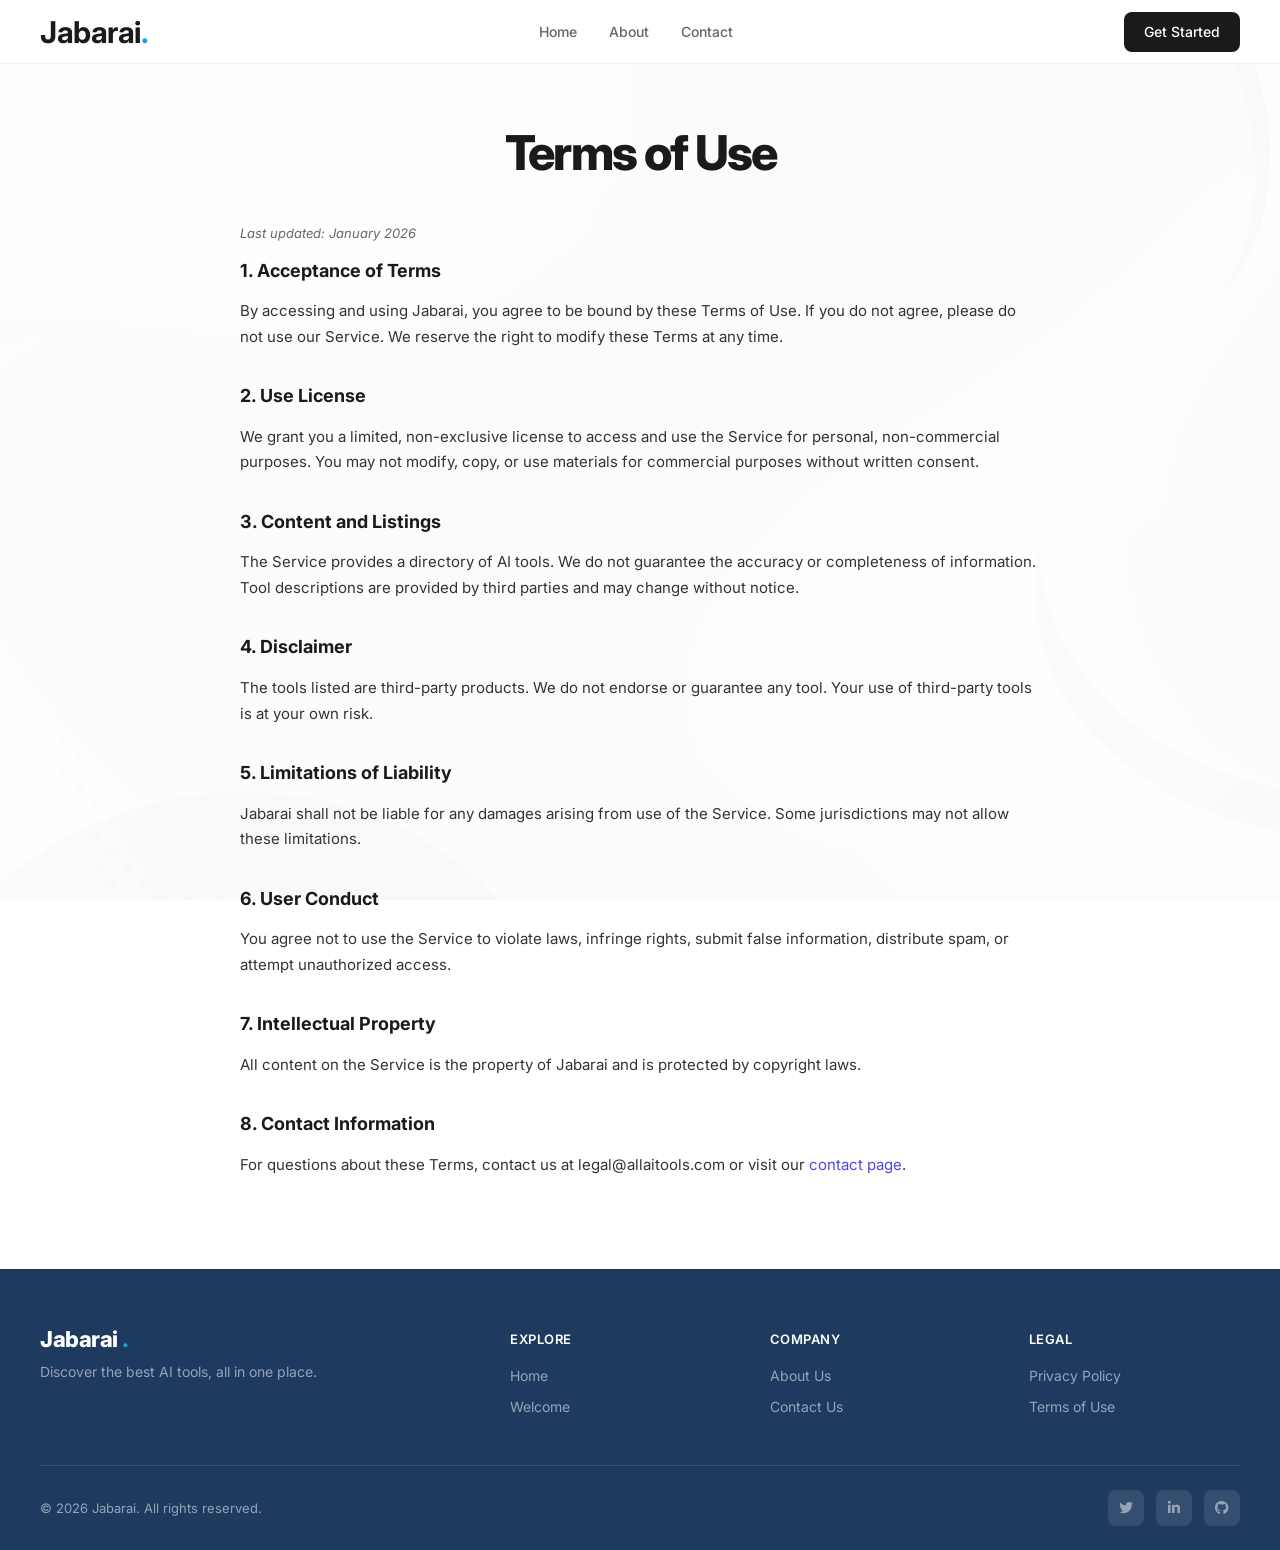
<file: terms-of-use.html>
<!DOCTYPE html>
<html lang="en">
<head>
    <meta charset="UTF-8">
    <meta name="viewport" content="width=device-width, initial-scale=1.0">
    <title>Terms of Use | Jabarai</title>
    <meta name="description" content="Terms of Use for Jabarai - Read the terms and conditions for using our AI tools directory.">
    <link rel="icon" type="image/png" href="assets/images/logo.png">
    <link href="https://fonts.googleapis.com/css2?family=Inter:wght@300;400;500;600;700;800;900&display=swap" rel="stylesheet">
    <link rel="stylesheet" href="https://cdnjs.cloudflare.com/ajax/libs/font-awesome/6.5.1/css/all.min.css">
    <link rel="stylesheet" href="assets/css/styles.css">
    <link rel="stylesheet" href="assets/css/footer-components.css">
</head>
<body>
    <!-- Header -->
    <header class="toolbar">
        <a href="index.html" class="logo">
            <span style="color: #1a1a1a;">Jabarai</span><span style="color: #0ea5e9;">.</span>
        </a>
        <nav class="nav-links">
            <a href="index.html">Home</a>
            <a href="about.html">About</a>
            <a href="contact.html">Contact</a>
        </nav>
        <div class="nav-actions">
            <a href="register.html" class="btn-signup">Get Started</a>
        </div>
    </header>

    <!-- Terms Content -->
    <main class="simple-legal-hero">
        <div class="simple-legal-container">
            <h1 class="simple-legal-title">Terms of Use</h1>
            <div class="simple-legal-content">
                <p class="simple-legal-updated">Last updated: January 2026</p>
                
                <h2>1. Acceptance of Terms</h2>
                <p>By accessing and using Jabarai, you agree to be bound by these Terms of Use. If you do not agree, please do not use our Service. We reserve the right to modify these Terms at any time.</p>

                <h2>2. Use License</h2>
                <p>We grant you a limited, non-exclusive license to access and use the Service for personal, non-commercial purposes. You may not modify, copy, or use materials for commercial purposes without written consent.</p>

                <h2>3. Content and Listings</h2>
                <p>The Service provides a directory of AI tools. We do not guarantee the accuracy or completeness of information. Tool descriptions are provided by third parties and may change without notice.</p>

                <h2>4. Disclaimer</h2>
                <p>The tools listed are third-party products. We do not endorse or guarantee any tool. Your use of third-party tools is at your own risk.</p>

                <h2>5. Limitations of Liability</h2>
                <p>Jabarai shall not be liable for any damages arising from use of the Service. Some jurisdictions may not allow these limitations.</p>

                <h2>6. User Conduct</h2>
                <p>You agree not to use the Service to violate laws, infringe rights, submit false information, distribute spam, or attempt unauthorized access.</p>

                <h2>7. Intellectual Property</h2>
                <p>All content on the Service is the property of Jabarai and is protected by copyright laws.</p>

                <h2>8. Contact Information</h2>
                <p>For questions about these Terms, contact us at legal@allaitools.com or visit our <a href="contact.html">contact page</a>.</p>
            </div>
        </div>
    </main>

    <!-- Footer -->
    <footer class="site-footer">
        <div class="footer-container">
            <div class="footer-main">
                <div class="footer-brand">
                    <a href="index.html" class="footer-logo">
                        <span style="color: #ffffff;">Jabarai</span><span style="color: #0ea5e9;">.</span>
                    </a>
                    <p class="footer-tagline">Discover the best AI tools, all in one place.</p>
                </div>
                <div class="footer-column">
                    <h4>Explore</h4>
                    <ul>
                        <li><a href="index.html">Home</a></li>
                        <li><a href="index2.html">Welcome</a></li>
                    </ul>
                </div>
                <div class="footer-column">
                    <h4>Company</h4>
                    <ul>
                        <li><a href="about.html">About Us</a></li>
                        <li><a href="contact.html">Contact Us</a></li>
                    </ul>
                </div>
                <div class="footer-column">
                    <h4>Legal</h4>
                    <ul>
                        <li><a href="privacy-policy.html">Privacy Policy</a></li>
                        <li><a href="terms-of-use.html">Terms of Use</a></li>
                    </ul>
                </div>
            </div>
            <div class="footer-bottom">
                <p class="footer-copyright">© 2026 Jabarai. All rights reserved.</p>
                <div class="footer-bottom-social">
                    <a href="#" aria-label="Twitter"><i class="fab fa-twitter"></i></a>
                    <a href="#" aria-label="LinkedIn"><i class="fab fa-linkedin-in"></i></a>
                    <a href="#" aria-label="GitHub"><i class="fab fa-github"></i></a>
                </div>
            </div>
        </div>
    </footer>

    <script src="assets/js/shared-components.js"></script>
</body>
</html>
</file>
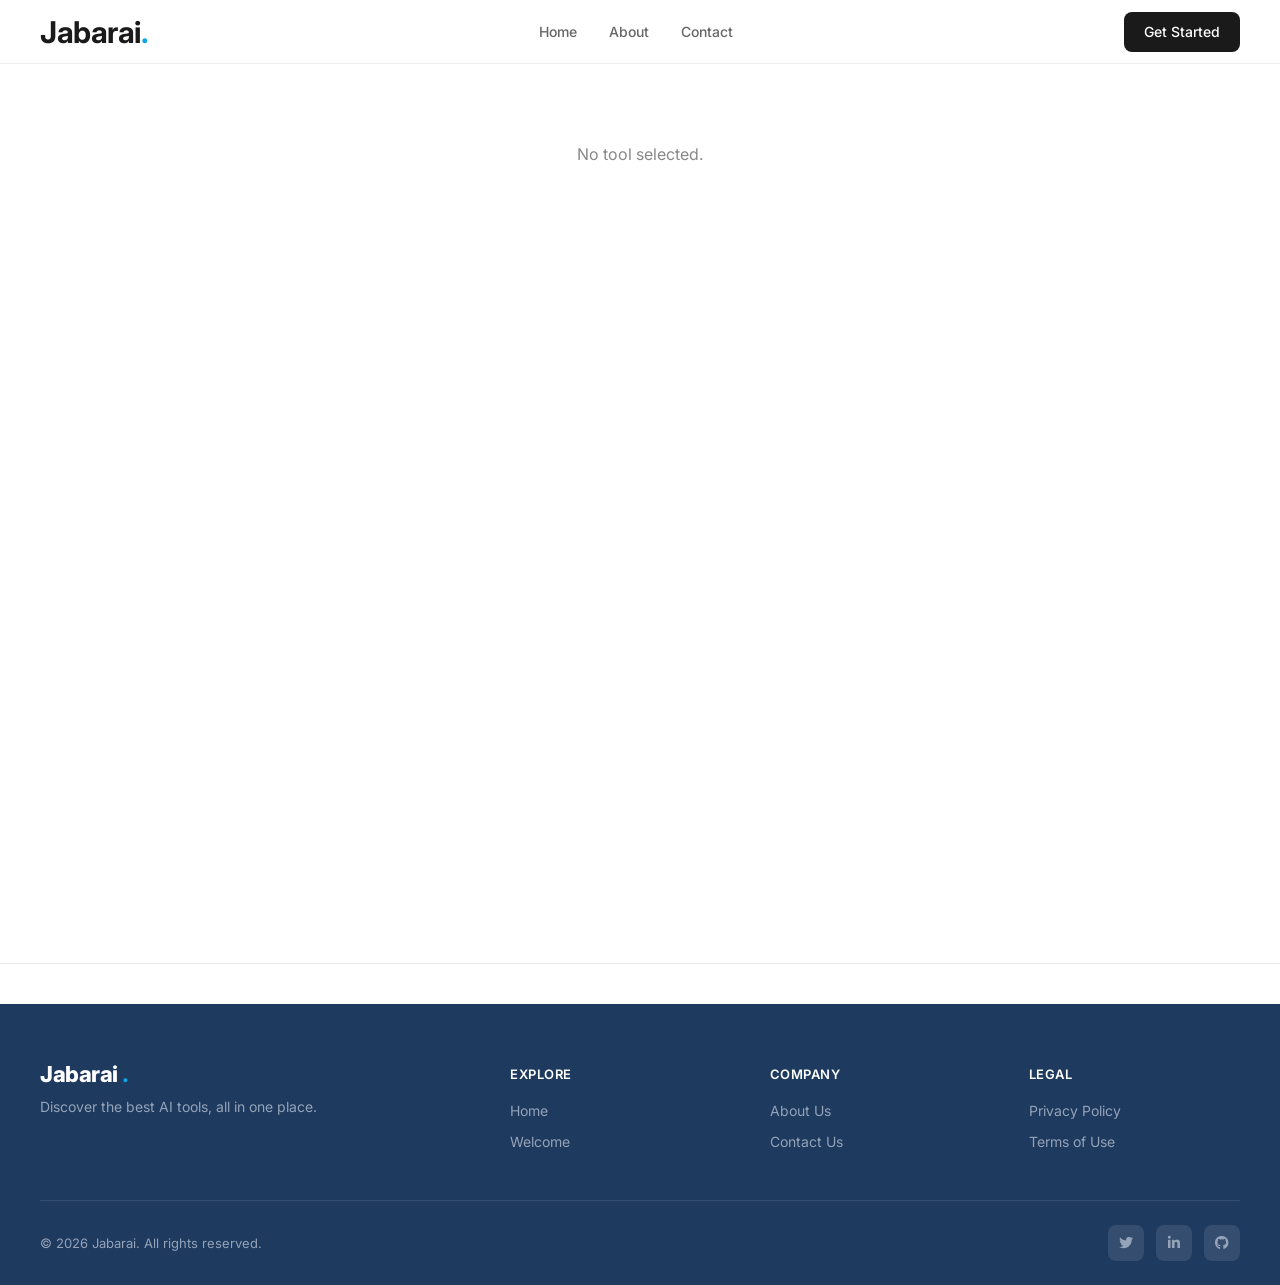
<file: tool.html>
<!DOCTYPE html>
<html lang="en">
<head>
    <meta charset="UTF-8">
    <meta name="viewport" content="width=device-width, initial-scale=1.0">
    <meta name="description" content="Discover AI tools with detailed reviews, pricing, features, and comparisons. Find the best AI tools for your needs on Jabarai.">
    <title>Tool | Jabarai</title>
    <link rel="icon" type="image/png" href="assets/images/logo.png">
    <link href="https://fonts.googleapis.com/css2?family=Inter:wght@300;400;500;600;700;800;900&display=swap" rel="stylesheet">
    <link rel="stylesheet" href="https://cdnjs.cloudflare.com/ajax/libs/font-awesome/6.5.1/css/all.min.css">
    <link rel="stylesheet" href="assets/css/styles.css">
    <link rel="stylesheet" href="assets/css/footer-components.css">
    <style>
        body { -webkit-font-smoothing: antialiased; -moz-osx-font-smoothing: grayscale; scroll-behavior: smooth; background: #ffffff !important; background-image: none !important; }

        :root {
            --brand: #2563eb;
            --brand-light: rgba(37,99,235,0.08);
            --brand-gradient: linear-gradient(135deg, #2563eb 0%, #3b82f6 100%);
            --bg: #ffffff;
            --card: #ffffff;
            --text: #111111;
            --text-muted: #555555;
            --border: #e5e5e5;
            --accent: #2563eb;
            --accent-hover: #1d4ed8;
            --shadow-sm: 0 1px 3px rgba(0,0,0,0.06);
            --shadow-md: 0 4px 12px rgba(0,0,0,0.08);
            --shadow-lg: 0 12px 24px rgba(0,0,0,0.10);
            --shadow-glow: 0 0 20px rgba(37,99,235,0.12);
            --success: #22c55e;
            --radius-sm: 12px;
            --radius-md: 16px;
            --radius-lg: 20px;
        }

        .tool-hero {
            min-height: 100vh;
            padding: 40px;
            display: flex;
            flex-direction: column;
            opacity: 0;
            animation: fadeIn 0.6s ease-out forwards;
        }

        @keyframes fadeIn {
            from { opacity: 0; transform: translateY(20px); }
            to { opacity: 1; transform: translateY(0); }
        }

        @keyframes slideUp {
            from { opacity: 0; transform: translateY(15px); }
            to { opacity: 1; transform: translateY(0); }
        }

        .tool-container {
            max-width: 1400px;
            margin: 0 auto;
            width: 100%;
            flex: 1;
            display: flex;
            flex-direction: column;
            overflow: hidden;
        }

        .tool-container > .cv-section.full-width,
        .tool-container > .cv-cta.full-width {
            width: 100%;
            max-width: 1400px;
            margin: 20px auto 0;
            padding: 32px 40px;
        }

        .tool-container > .cv-section.full-width:first-of-type {
            margin-top: 0;
        }

        .tool-container > .cv-cta.full-width {
            margin-bottom: 0;
        }

        /* CV Header */
        .cv-header {
            background: #ffffff;
            border-radius: var(--radius-lg);
            padding: 48px;
            margin-bottom: 32px;
            flex-shrink: 0;
            box-shadow: var(--shadow-md);
            border: 1px solid var(--border);
        }

        .cv-header-top {
            display: flex;
            gap: 40px;
            align-items: center;
        }

        .cv-logo-wrapper {
            flex-shrink: 0;
        }

        .cv-logo {
            width: 160px;
            height: 160px;
            object-fit: contain;
            background: white;
            border-radius: var(--radius-md);
            box-shadow: var(--shadow-md);
            transition: all 0.3s ease;
            border: 1px solid var(--border);
        }

        .cv-logo:hover {
            transform: scale(1.05);
            box-shadow: var(--shadow-lg);
        }

        .cv-header-main {
            flex: 1;
            min-width: 0;
        }

        .cv-header-actions {
            display: flex;
            flex-direction: column;
            gap: 12px;
            flex-shrink: 0;
        }

        .cv-name {
            font-size: 52px;
            font-weight: 800;
            color: var(--text);
            letter-spacing: -1.5px;
            line-height: 1.05;
            margin-bottom: 10px;
        }

        .cv-company {
            font-size: 20px;
            color: var(--text-muted);
            font-weight: 500;
            margin-bottom: 24px;
        }

        .cv-meta-row {
            display: flex;
            flex-wrap: wrap;
            gap: 8px;
            margin-bottom: 0;
            align-items: center;
        }

        .cv-meta-item {
            font-size: 13px;
            color: #555555;
            background: transparent;
            padding: 8px 0;
            font-weight: 500;
            display: inline-flex;
            align-items: center;
            gap: 6px;
        }

        .cv-meta-item:not(:last-child)::after {
            content: '';
            display: inline-block;
            width: 3px;
            height: 3px;
            background: #cccccc;
            border-radius: 50%;
            margin-left: 8px;
        }

        .cv-meta-item strong {
            color: #111111;
            font-weight: 700;
        }

        .cv-meta-rating {
            font-size: 14px;
            color: white;
            background: var(--accent);
            padding: 8px 16px;
            font-weight: 600;
            border-radius: 8px;
            display: inline-flex;
            align-items: center;
            gap: 6px;
            box-shadow: var(--shadow-sm);
        }

        .cv-header-actions .cv-btn-primary,
        .cv-header-actions .cv-btn-secondary {
            display: inline-flex;
            align-items: center;
            justify-content: center;
            padding: 14px 32px;
            font-size: 15px;
            font-weight: 600;
            transition: all 0.3s ease;
            border-radius: 12px;
            cursor: pointer;
            min-width: 160px;
        }

        .cv-header-actions .cv-btn-primary {
            background: var(--brand-gradient);
            color: white;
            text-decoration: none;
            border: none;
            box-shadow: var(--shadow-sm);
        }

        .cv-header-actions .cv-btn-primary:hover {
            transform: translateY(-2px);
            box-shadow: var(--shadow-md);
        }

        .cv-header-actions .cv-btn-secondary {
            background: white;
            color: var(--text);
            text-decoration: none;
            border: 1px solid var(--border);
            box-shadow: var(--shadow-sm);
        }

        .cv-header-actions .cv-btn-secondary:hover {
            border-color: var(--accent);
            background: #f8f8f8;
            transform: translateY(-2px);
        }

        /* CV Grid Layout */
        .cv-grid {
            display: grid;
            grid-template-columns: 340px 1fr;
            gap: 28px;
            flex: 1;
            overflow: hidden;
            margin-bottom: 16px;
        }

        /* CV Sidebar */
        .cv-sidebar {
            display: flex;
            flex-direction: column;
            gap: 16px;
            overflow-y: auto;
            padding-right: 8px;
            scrollbar-width: thin;
            scrollbar-color: #ccc transparent;
        }

        .cv-sidebar::-webkit-scrollbar {
            width: 6px;
        }

        .cv-sidebar::-webkit-scrollbar-track {
            background: transparent;
        }

        .cv-sidebar::-webkit-scrollbar-thumb {
            background-color: #d2d2d7;
            border-radius: 3px;
        }

        .cv-sidebar::-webkit-scrollbar-thumb:hover {
            background-color: #8e8e93;
        }

        .cv-sidebar-card {
            background: white;
            border-radius: var(--radius-md);
            padding: 32px;
            box-shadow: var(--shadow-sm);
            transition: all 0.3s ease;
            border: 1px solid var(--border);
            opacity: 0;
            animation: slideUp 0.5s ease-out forwards;
        }

        .cv-sidebar-card:nth-child(1) { animation-delay: 0.1s; }
        .cv-sidebar-card:nth-child(2) { animation-delay: 0.2s; }
        .cv-sidebar-card:nth-child(3) { animation-delay: 0.3s; }
        .cv-sidebar-card:nth-child(4) { animation-delay: 0.4s; }
        .cv-sidebar-card:nth-child(5) { animation-delay: 0.5s; }

        .cv-sidebar-card:hover {
            box-shadow: var(--shadow-md);
            transform: translateY(-2px);
            border-color: var(--accent);
        }

        .cv-sidebar-title {
            font-size: 13px;
            font-weight: 700;
            color: #111111;
            text-transform: uppercase;
            letter-spacing: 1px;
            margin-bottom: 24px;
            padding-bottom: 16px;
            border-bottom: 2px solid var(--brand-light);
            display: flex;
            align-items: center;
            gap: 10px;
        }

        /* Rating Card */
        .cv-rating {
            text-align: center;
            padding: 8px 0;
        }

        .cv-rating-score {
            font-size: 56px;
            font-weight: 800;
            background: var(--brand-gradient);
            -webkit-background-clip: text;
            -webkit-text-fill-color: transparent;
            background-clip: text;
            line-height: 1;
            margin-bottom: 12px;
            letter-spacing: -1px;
        }

        .cv-rating-stars {
            font-size: 18px;
            color: var(--accent);
            margin-bottom: 8px;
            font-weight: 500;
            letter-spacing: 2px;
        }

        .cv-rating-bar {
            width: 100%;
            height: 6px;
            background: var(--border);
            border-radius: 3px;
            margin: 12px 0;
            overflow: hidden;
        }

        .cv-rating-bar-fill {
            height: 100%;
            background: var(--accent);
            border-radius: 3px;
            transition: width 1s ease;
        }

        .cv-rating-reviews {
            font-size: 14px;
            color: var(--text-muted);
            font-weight: 500;
        }

        /* Quick Stats */
        .cv-stat {
            display: flex;
            justify-content: space-between;
            align-items: center;
            padding: 14px 0;
            border-bottom: 1px solid var(--border);
            transition: all 0.2s ease;
        }

        .cv-stat:hover {
            padding-left: 8px;
        }

        .cv-stat:last-child { border-bottom: none; }

        .cv-stat-label {
            font-size: 14px;
            color: var(--text-muted);
            font-weight: 400;
            display: flex;
            align-items: center;
            gap: 10px;
        }

        .cv-stat-value {
            font-size: 15px;
            color: var(--text);
            font-weight: 700;
        }

        .cv-stat-value.yes { color: var(--accent); }
        .cv-stat-value.no { color: #999999; }

        /* Tags in Sidebar */
        .cv-tags {
            display: flex;
            flex-wrap: wrap;
            gap: 6px;
        }

        .cv-tag {
            padding: 10px 18px;
            background: #f8f8f8;
            border-radius: 20px;
            font-size: 14px;
            font-weight: 600;
            color: var(--text);
            transition: all 0.3s ease;
            cursor: default;
            border: 1px solid var(--border);
            display: inline-flex;
            align-items: center;
            gap: 8px;
        }

        .cv-tag:hover {
            background: var(--brand-gradient);
            color: white;
            border-color: transparent;
            transform: scale(1.05);
            box-shadow: var(--shadow-sm);
        }

        /* Platforms */
        .cv-platforms {
            display: flex;
            flex-direction: column;
            gap: 6px;
        }

        .cv-platform {
            padding: 14px 18px;
            background: #f8f8f8;
            border-radius: var(--radius-sm);
            font-size: 15px;
            font-weight: 600;
            color: var(--text);
            transition: all 0.3s ease;
            border: 1px solid var(--border);
            display: flex;
            align-items: center;
            gap: 12px;
        }

        .cv-platform:hover {
            background: var(--brand-gradient);
            color: white;
            border-color: transparent;
            transform: translateX(4px);
            box-shadow: var(--shadow-sm);
        }

        /* Social Links */
        .cv-socials {
            display: flex;
            flex-direction: column;
            gap: 6px;
        }

        .cv-social {
            display: flex;
            align-items: center;
            gap: 12px;
            padding: 14px 18px;
            background: #f8f8f8;
            border-radius: var(--radius-sm);
            text-decoration: none;
            color: var(--text);
            font-size: 15px;
            font-weight: 600;
            transition: all 0.3s ease;
            border: 1px solid var(--border);
        }

        .cv-social:hover {
            background: var(--brand-gradient);
            color: white;
            border-color: transparent;
            transform: translateX(4px);
            box-shadow: var(--shadow-sm);
        }

        /* CV Main Content */
        .cv-main {
            display: flex;
            flex-direction: column;
            gap: 20px;
            overflow-y: auto;
            overflow-x: hidden;
            padding-right: 8px;
            scrollbar-width: thin;
            scrollbar-color: #ccc transparent;
        }

        .cv-main::-webkit-scrollbar {
            width: 6px;
        }

        .cv-main::-webkit-scrollbar-track {
            background: transparent;
        }

        .cv-main::-webkit-scrollbar-thumb {
            background-color: #d2d2d7;
            border-radius: 3px;
        }

        .cv-main::-webkit-scrollbar-thumb:hover {
            background-color: #8e8e93;
        }

        .cv-section {
            background: white;
            border-radius: var(--radius-md);
            padding: 40px 48px;
            box-shadow: var(--shadow-sm);
            transition: all 0.3s ease;
            border: 1px solid var(--border);
            opacity: 0;
            animation: slideUp 0.5s ease-out forwards;
        }

        .cv-section:nth-child(1) { animation-delay: 0.15s; }
        .cv-section:nth-child(2) { animation-delay: 0.25s; }
        .cv-section:nth-child(3) { animation-delay: 0.35s; }
        .cv-section:nth-child(4) { animation-delay: 0.45s; }
        .cv-section:nth-child(5) { animation-delay: 0.55s; }

        .cv-section:hover {
            box-shadow: var(--shadow-md);
            transform: translateY(-2px);
        }

        .cv-section.full-width {
            width: 100%;
            max-width: 1400px;
            margin: 0 auto;
        }

        .cv-section-header {
            margin-bottom: 20px;
        }

        .cv-section-title {
            font-size: 28px;
            font-weight: 700;
            color: var(--text);
            letter-spacing: -0.5px;
        }

        .cv-section-content {
            font-size: 17px;
            color: var(--text-muted);
            line-height: 1.6;
        }

        .cv-section-content p {
            margin-bottom: 20px;
            color: var(--text-muted);
        }

        .cv-section-content ul {
            list-style: none;
            padding: 0;
            display: grid;
            grid-template-columns: repeat(auto-fit, minmax(250px, 1fr));
            gap: 10px;
        }

        .cv-section-content li {
            padding: 16px 20px;
            background: #f8f8f8;
            border-radius: var(--radius-sm);
            font-size: 16px;
            color: var(--text);
            transition: all 0.3s ease;
            border: 1px solid var(--border);
            display: flex;
            align-items: center;
            gap: 12px;
        }

        .cv-section-content li:hover {
            background: var(--brand-gradient);
            color: white;
            border-color: transparent;
            transform: translateX(4px);
            box-shadow: var(--shadow-sm);
        }

        .cv-section-content li::before {
            content: '\f00c';
            font-family: 'Font Awesome 6 Free';
            font-weight: 900;
            color: var(--accent);
            font-size: 14px;
        }

        .cv-section-content li:hover::before {
            color: white;
        }

        /* Special Highlights */
        .cv-highlight {
            background: #f8f8f8;
            border-radius: var(--radius-md);
            padding: 32px;
            margin-bottom: 24px;
            border: 1px solid var(--border);
            position: relative;
            overflow: hidden;
        }

        .cv-highlight-title {
            font-size: 13px;
            font-weight: 700;
            color: var(--accent);
            text-transform: uppercase;
            letter-spacing: 1px;
            margin-bottom: 16px;
        }

        .cv-highlight-text {
            font-size: 17px;
            color: var(--text);
            line-height: 1.6;
            font-weight: 500;
        }

        /* Pros/Cons Grid - Enhanced Design */
        .cv-procon {
            display: grid;
            grid-template-columns: 1fr 1fr;
            gap: 24px;
        }

        .cv-procon-card {
            padding: 0;
            border-radius: var(--radius-lg);
            overflow: hidden;
            transition: all 0.3s cubic-bezier(0.4, 0, 0.2, 1);
            background: white;
            border: 1px solid var(--border);
        }

        .cv-procon-card.pros {
            border-top: 3px solid var(--accent);
        }

        .cv-procon-card.cons {
            border-top: 3px solid #9ca3af;
        }

        .cv-procon-card:hover {
            box-shadow: 0 12px 24px -8px rgba(0, 0, 0, 0.12);
            transform: translateY(-3px);
        }

        .cv-procon-header {
            padding: 18px 22px;
            display: flex;
            align-items: center;
            gap: 14px;
            border-bottom: 1px solid var(--border);
            background: linear-gradient(135deg, #fafafa 0%, #f5f5f5 100%);
        }

        .cv-procon-icon {
            width: 40px;
            height: 40px;
            border-radius: 10px;
            display: flex;
            align-items: center;
            justify-content: center;
            font-size: 16px;
            flex-shrink: 0;
        }

        .cv-procon-card.pros .cv-procon-icon {
            background: linear-gradient(135deg, #eff6ff 0%, #dbeafe 100%);
            border: 1px solid #bfdbfe;
        }

        .cv-procon-card.cons .cv-procon-icon {
            background: linear-gradient(135deg, #f9fafb 0%, #f3f4f6 100%);
            border: 1px solid #d1d5db;
        }

        .cv-procon-card.pros .cv-procon-icon::before {
            content: '\f00c';
            font-family: 'Font Awesome 6 Free';
            font-weight: 900;
            color: var(--accent);
        }

        .cv-procon-card.cons .cv-procon-icon::before {
            content: '\f00d';
            font-family: 'Font Awesome 6 Free';
            font-weight: 900;
            color: #6b7280;
        }

        .cv-procon-title {
            font-size: 13px;
            font-weight: 700;
            text-transform: uppercase;
            letter-spacing: 1px;
            margin: 0;
        }

        .cv-procon-card.pros .cv-procon-title { color: #1e40af; }
        .cv-procon-card.cons .cv-procon-title { color: #4b5563; }

        .cv-procon-content {
            padding: 22px;
        }

        .cv-procon-list {
            list-style: none;
            padding: 0;
            margin: 0;
        }

        .cv-procon-list li {
            padding: 12px 0;
            font-size: 15px;
            color: var(--text);
            line-height: 1.5;
            border-bottom: 1px solid #f3f4f6;
            display: flex;
            align-items: flex-start;
            gap: 12px;
            transition: all 0.2s ease;
        }

        .cv-procon-list li:hover {
            color: #111111;
            padding-left: 4px;
        }

        .cv-procon-list li:last-child {
            border-bottom: none;
            padding-bottom: 0;
        }

        .cv-procon-card.pros .cv-procon-list li::before {
            content: '\f00c';
            font-family: 'Font Awesome 6 Free';
            font-weight: 900;
            color: var(--accent);
            font-size: 12px;
            margin-top: 3px;
            flex-shrink: 0;
        }

        .cv-procon-card.cons .cv-procon-list li::before {
            content: '\f00d';
            font-family: 'Font Awesome 6 Free';
            font-weight: 900;
            color: #9ca3af;
            font-size: 12px;
            margin-top: 3px;
            flex-shrink: 0;
        }

        /* Pricing Cards */
        .cv-pricing {
            display: grid;
            gap: 20px;
        }

        .cv-pricing.cols-2 {
            grid-template-columns: repeat(2, 1fr);
        }

        .cv-pricing.cols-3 {
            grid-template-columns: repeat(2, 1fr);
        }

        .cv-pricing.cols-3 .cv-price-card.popular {
            grid-column: 1 / -1;
        }

        .cv-pricing.cols-4 {
            grid-template-columns: repeat(2, 1fr);
        }

        .cv-price-card {
            background: white;
            border-radius: var(--radius-md);
            padding: 36px;
            transition: all 0.3s ease;
            position: relative;
            box-shadow: var(--shadow-sm);
            border: 2px solid var(--border);
            overflow: hidden;
        }

        .cv-price-card:hover {
            box-shadow: var(--shadow-md);
            transform: translateY(-4px);
            border-color: var(--accent);
        }

        .cv-price-card.popular {
            background: var(--brand-gradient);
            color: white;
            border-color: transparent;
        }

        .cv-price-card.popular .cv-price-plan,
        .cv-price-card.popular .cv-price-amount,
        .cv-price-card.popular .cv-price-cycle,
        .cv-price-card.popular .cv-price-features li {
            color: white;
        }

        .cv-price-card.popular::before {
            content: 'Popular';
            position: absolute;
            top: 12px;
            right: 12px;
            padding: 6px 14px;
            background: rgba(255,255,255,0.2);
            color: white;
            font-size: 11px;
            font-weight: 600;
            text-transform: uppercase;
            letter-spacing: 0.5px;
            border-radius: 20px;
        }

        .cv-price-plan {
            font-size: 14px;
            font-weight: 600;
            color: var(--text-muted);
            margin-bottom: 18px;
            text-transform: uppercase;
            letter-spacing: 0.5px;
        }

        .cv-price-row {
            display: flex;
            align-items: baseline;
            gap: 6px;
            margin-bottom: 24px;
        }

        .cv-price-amount {
            font-size: 48px;
            font-weight: 600;
            color: var(--text);
            letter-spacing: -1.5px;
            line-height: 1;
        }

        .cv-price-cycle {
            font-size: 13px;
            color: var(--text-muted);
            font-weight: 500;
        }

        .cv-price-features {
            list-style: none;
            padding: 0;
        }

        .cv-price-features li {
            padding: 10px 0;
            font-size: 14px;
            color: var(--text-muted);
            border-bottom: 1px solid var(--border);
            display: flex;
            align-items: center;
            gap: 10px;
        }

        .cv-price-features li::before {
            content: '\f00c';
            font-family: 'Font Awesome 6 Free';
            font-weight: 900;
            color: var(--success);
            font-size: 11px;
        }

        .cv-price-card.popular .cv-price-features li::before {
            color: rgba(255,255,255,0.8);
        }

        .cv-price-features li:last-child {
            border-bottom: none;
        }

        /* FAQ Cards */
        .cv-faq-grid {
            display: grid;
            grid-template-columns: repeat(2, 1fr);
            gap: 20px;
        }

        .cv-faq-card {
            background: white;
            border: 1px solid var(--border);
            border-radius: var(--radius-md);
            padding: 28px;
            transition: all 0.3s ease;
            position: relative;
            overflow: hidden;
        }

        .cv-faq-card::before {
            content: 'Q';
            position: absolute;
            top: 16px;
            right: 16px;
            font-size: 48px;
            font-weight: 900;
            color: var(--brand-light);
            opacity: 0.5;
        }

        .cv-faq-card:hover {
            border-color: var(--accent);
            box-shadow: var(--shadow-md);
            transform: translateY(-4px);
        }

        .cv-faq-card h3 {
            font-size: 18px;
            font-weight: 700;
            color: var(--text);
            margin: 0 0 16px 0;
            line-height: 1.4;
            position: relative;
            z-index: 1;
        }

        .cv-faq-card p {
            font-size: 15px;
            color: var(--text-muted);
            line-height: 1.7;
            margin: 0;
            position: relative;
            z-index: 1;
        }

        /* Alternatives */
        .cv-alts {
            display: grid;
            grid-template-columns: repeat(auto-fit, minmax(220px, 1fr));
            gap: 16px;
        }

        .cv-alt {
            display: flex;
            align-items: center;
            gap: 16px;
            padding: 24px;
            background: white;
            border-radius: var(--radius-md);
            text-decoration: none;
            color: inherit;
            transition: all 0.3s ease;
            box-shadow: var(--shadow-sm);
            border: none;
        }

        .cv-alt:hover {
            background: var(--accent);
            color: white;
            box-shadow: var(--shadow-md);
            transform: translateY(-4px);
        }

        .cv-alt:hover .cv-alt-info h4,
        .cv-alt:hover .cv-alt-info p {
            color: white;
        }

        .cv-alt img {
            width: 48px;
            height: 48px;
            object-fit: contain;
            background: white;
            padding: 6px;
            border: 1px solid var(--border);
            flex-shrink: 0;
        }

        .cv-alt-info h4 {
            font-size: 15px;
            font-weight: 600;
            color: var(--text);
            margin-bottom: 4px;
        }

        .cv-alt-info p {
            font-size: 12px;
            color: var(--text-muted);
            margin: 0;
            line-height: 1.3;
        }

        /* Compliance Badges */
        .cv-compliance {
            display: flex;
            flex-wrap: wrap;
            gap: 6px;
        }

        .cv-badge {
            padding: 10px 18px;
            background: #f8f8f8;
            border-radius: 20px;
            font-size: 13px;
            font-weight: 700;
            color: var(--accent);
            border: 1px solid var(--border);
            display: inline-flex;
            align-items: center;
            gap: 8px;
        }

        .cv-badge::before {
            content: '\f3ed';
            font-family: 'Font Awesome 6 Free';
            font-weight: 900;
            font-size: 12px;
        }

        /* CTA Section */
        .cv-cta.full-width {
            text-align: center;
            padding: 64px;
            background: var(--brand-gradient);
            color: white;
            margin-top: 16px;
            position: relative;
            box-shadow: var(--shadow-lg), var(--shadow-glow);
            border-radius: var(--radius-lg);
            overflow: hidden;
        }

        .cv-cta.full-width::before {
            content: '';
            position: absolute;
            top: -50%;
            right: -10%;
            width: 300px;
            height: 300px;
            background: radial-gradient(circle, rgba(255,255,255,0.15) 0%, transparent 70%);
            pointer-events: none;
        }

        .cv-cta h2 {
            font-size: 40px;
            font-weight: 600;
            margin-bottom: 16px;
            letter-spacing: -1px;
        }

        .cv-cta p {
            font-size: 19px;
            opacity: 0.9;
            margin-bottom: 32px;
            max-width: 500px;
            margin-left: auto;
            margin-right: auto;
            line-height: 1.5;
        }

        .cv-cta a {
            display: inline-flex;
            align-items: center;
            gap: 12px;
            padding: 16px 40px;
            background: white;
            color: var(--accent);
            text-decoration: none;
            font-size: 17px;
            font-weight: 700;
            transition: all 0.3s ease;
            letter-spacing: 0.5px;
            box-shadow: var(--shadow-md);
            border-radius: 980px;
        }

        .cv-cta a::after {
            content: '\f35d';
            font-family: 'Font Awesome 6 Free';
            font-weight: 900;
            font-size: 14px;
        }

        .cv-cta a:hover {
            transform: scale(1.08);
            box-shadow: var(--shadow-lg);
        }

        /* Back to Top Button */
        .back-to-top {
            position: fixed;
            bottom: 30px;
            right: 30px;
            width: 50px;
            height: 50px;
            background: var(--brand-gradient);
            color: white;
            border: none;
            border-radius: 50%;
            cursor: pointer;
            display: flex;
            align-items: center;
            justify-content: center;
            font-size: 18px;
            opacity: 0;
            visibility: hidden;
            transform: translateY(20px);
            transition: all 0.3s ease;
            box-shadow: var(--shadow-md);
            z-index: 1000;
        }

        .back-to-top.visible {
            opacity: 1;
            visibility: visible;
            transform: translateY(0);
        }

        .back-to-top:hover {
            transform: translateY(-4px);
            box-shadow: var(--shadow-lg);
        }

        .cv-alt:hover img {
            transform: scale(1.1);
        }

        /* Focus States */
        :is(.cv-btn-primary, .cv-btn-secondary, .cv-social, .cv-alt, .cv-cta a, .back-to-top):focus {
            outline: 2px solid var(--accent);
            outline-offset: 2px;
        }

        /* Print Styles */
        @media print {
            .toolbar, .site-footer, .back-to-top, .cv-header-actions { display: none !important; }
            .tool-hero { padding: 20px; }
            .cv-section, .cv-sidebar-card, .cv-header {
                break-inside: avoid;
                box-shadow: none;
                border: 1px solid #ddd;
            }
        }

        /* Loading */
        .cv-loading {
            display: flex;
            flex-direction: column;
            align-items: center;
            justify-content: center;
            min-height: 60vh;
            gap: 24px;
        }

        .cv-spinner {
            width: 48px;
            height: 48px;
            border: 3px solid var(--border);
            border-top-color: var(--accent);
            border-radius: 50%;
            animation: spin 0.8s linear infinite;
        }

        .cv-loading-text {
            font-size: 17px;
            color: var(--text-muted);
            font-weight: 500;
            letter-spacing: 0.5px;
        }

        @keyframes spin { to { transform: rotate(360deg); } }

        /* Responsive */
        @media (max-width: 1024px) {
            .cv-grid {
                grid-template-columns: 1fr;
            }

            .cv-sidebar {
                flex-direction: row;
                flex-wrap: wrap;
            }

            .cv-sidebar-card {
                flex: 1;
                min-width: 280px;
            }
        }

        @media (max-width: 768px) {
            .tool-hero {
                padding: 20px;
            }

            .cv-header-top {
                flex-direction: column;
                align-items: center;
                text-align: center;
                gap: 24px;
            }

            .cv-header-main {
                width: 100%;
            }

            .cv-header-actions {
                flex-direction: row;
                width: 100%;
                justify-content: center;
            }

            .cv-logo {
                width: 120px;
                height: 120px;
            }

            .cv-name {
                font-size: 36px;
            }

            .cv-company {
                font-size: 18px;
            }

            .cv-meta-row {
                justify-content: center;
            }

            .cv-sidebar {
                flex-direction: column;
            }

            .cv-procon {
                grid-template-columns: 1fr;
            }

            .cv-section-content ul {
                grid-template-columns: 1fr;
            }

            .cv-section {
                padding: 28px 32px;
            }

            .cv-section-title {
                font-size: 22px;
            }
        }
    </style>
</head>
<body>
    <header class="toolbar">
        <a href="index.html" class="logo">
            <span style="color: #1a1a1a;">Jabarai</span><span style="color: #0ea5e9;">.</span>
        </a>
        <nav class="nav-links">
            <a href="index.html">Home</a>
            <a href="about.html">About</a>
            <a href="contact.html">Contact</a>
        </nav>
        <div class="nav-actions">
            <a href="register.html" class="btn-signup">Get Started</a>
        </div>
    </header>

    <main class="tool-hero" id="main-content">
        <div class="tool-container">
            <div class="cv-loading"><div class="cv-spinner"></div><div class="cv-loading-text">Loading tool profile...</div></div>
        </div>
    </main>

    <footer class="site-footer">
        <div class="footer-container">
            <div class="footer-main">
                <div class="footer-brand">
                    <a href="index.html" class="footer-logo">
                        <span style="color: #ffffff;">Jabarai</span><span style="color: #0ea5e9;">.</span>
                    </a>
                    <p class="footer-tagline">Discover the best AI tools, all in one place.</p>
                </div>
                <div class="footer-column">
                    <h4>Explore</h4>
                    <ul>
                        <li><a href="index.html">Home</a></li>
                        <li><a href="index2.html">Welcome</a></li>
                    </ul>
                </div>
                <div class="footer-column">
                    <h4>Company</h4>
                    <ul>
                        <li><a href="about.html">About Us</a></li>
                        <li><a href="contact.html">Contact Us</a></li>
                    </ul>
                </div>
                <div class="footer-column">
                    <h4>Legal</h4>
                    <ul>
                        <li><a href="privacy-policy.html">Privacy Policy</a></li>
                        <li><a href="terms-of-use.html">Terms of Use</a></li>
                    </ul>
                </div>
            </div>
            <div class="footer-bottom">
                <p class="footer-copyright">&copy; 2026 Jabarai. All rights reserved.</p>
                <div class="footer-bottom-social">
                    <a href="#" aria-label="Twitter"><i class="fab fa-twitter"></i></a>
                    <a href="#" aria-label="LinkedIn"><i class="fab fa-linkedin-in"></i></a>
                    <a href="#" aria-label="GitHub"><i class="fab fa-github"></i></a>
                </div>
            </div>
        </div>
    </footer>

    <script>
        function fmt(n) {
            if (!n) return '0';
            if (n >= 1e6) return (n/1e6).toFixed(1) + 'M';
            if (n >= 1e3) return (n/1e3).toFixed(1) + 'K';
            return n.toString();
        }

        async function loadTool() {
            const id = new URLSearchParams(location.search).get('id');
            if (!id) {
                document.querySelector('.tool-container').innerHTML = '<p style="text-align:center;color:#888;padding:40px;">No tool selected.</p>';
                return;
            }
            try {
                const jsonFiles = ['tools1.json','tools2.json','tools3.json','tools4.json','tools5.json','tools6.json','tools7.json','tools8.json','tools9.json','tools10.json'];
                const toolsData = await Promise.all(
                    jsonFiles.map(file => fetch(`assets/data/${file}`).then(r => r.json()).catch(() => []))
                );
                const tools = toolsData.flat();
                const tool = tools.find(t => t.id === id || t.slug === id);
                if (!tool) {
                    document.querySelector('.tool-container').innerHTML = '<p style="text-align:center;color:#888;padding:40px;">Tool not found.</p>';
                    return;
                }

                const c = tool.categories || {}, pr = tool.pricingDetails || [], feat = tool.features || [], alts = tool.alternatives || [], faq = tool.faq || [], soc = tool.socialLinks || {}, pros = tool.pros || [], cons = tool.cons || [];

                document.documentElement.style.setProperty('--brand', '#2563eb');
                document.documentElement.style.setProperty('--accent', '#2563eb');

                const stars = tool.rating ? Array(5).fill(0).map((_,i) => i < Math.round(tool.rating) ? '<i class="fas fa-star"></i>' : '<i class="far fa-star"></i>').join('') : '';

                const platformIcons = {
                    'web': 'fas fa-globe', 'ios': 'fab fa-apple', 'android': 'fab fa-android', 'windows': 'fab fa-windows',
                    'macos': 'fab fa-apple', 'linux': 'fab fa-linux', 'api': 'fas fa-code', 'browser extension': 'fas fa-puzzle-piece',
                    'desktop': 'fas fa-desktop', 'mobile': 'fas fa-mobile-screen', 'chrome': 'fab fa-chrome', 'slack': 'fab fa-slack',
                    'discord': 'fab fa-discord', 'wordpress': 'fab fa-wordpress', 'shopify': 'fab fa-shopify', 'vscode': 'fas fa-code',
                    'vs code': 'fas fa-code', 'jetbrains': 'fas fa-code', 'intellij': 'fas fa-code', 'github': 'fab fa-github',
                    'figma': 'fab fa-figma', 'google docs': 'fas fa-file-word', 'notion': 'fas fa-book', 'telegram': 'fab fa-telegram',
                    'whatsapp': 'fab fa-whatsapp', 'zoom': 'fas fa-video', 'teams': 'fas fa-users', 'google meet': 'fas fa-video',
                    'gmail': 'fas fa-envelope', 'outlook': 'fas fa-envelope', 'excel': 'fas fa-file-excel', 'powerpoint': 'fas fa-file-powerpoint',
                    'safari': 'fas fa-compass', 'firefox': 'fab fa-firefox', 'edge': 'fab fa-edge', 'opera': 'fab fa-opera'
                };
                const socialIcons = {
                    'twitter': 'fa-twitter', 'linkedin': 'fa-linkedin-in', 'youtube': 'fa-youtube',
                    'instagram': 'fa-instagram', 'github': 'fa-github', 'facebook': 'fa-facebook',
                    'tiktok': 'fa-tiktok', 'reddit': 'fa-reddit'
                };
                const getPlatformIcon = p => platformIcons[p.toLowerCase()] || 'fas fa-layer-group';
                const getSocialIcon = s => socialIcons[s.toLowerCase()] || 'fa-link';

                document.querySelector('.tool-container').innerHTML = `
                    <div class="cv-header">
                        <div class="cv-header-top">
                            <div class="cv-logo-wrapper">
                                <img src="${tool.logo}" alt="${tool.name}" class="cv-logo" onerror="this.src='assets/images/logo.png'">
                            </div>
                            <div class="cv-header-main">
                                <h1 class="cv-name">${tool.name}</h1>
                                <div class="cv-company">by ${tool.company}</div>
                                <div class="cv-meta-row">
                                    <div class="cv-meta-rating"><i class="fas fa-star"></i> <strong>${tool.rating || '—'}</strong> / 5 (${fmt(tool.totalReviews)} reviews)</div>
                                    <div class="cv-meta-item">${c.pricing?.[0] || '—'}</div>
                                    <div class="cv-meta-item">${c.function?.[0] || '—'}</div>
                                    <div class="cv-meta-item">${tool.releaseDate ? new Date(tool.releaseDate).toLocaleDateString('en-US',{year:'numeric',month:'short',day:'numeric'}) : ''}</div>
                                </div>
                            </div>
                            <div class="cv-header-actions">
                                <a href="${tool.websiteUrl}" target="_blank" class="cv-btn-primary">Visit Website</a>
                                <button class="cv-btn-secondary" id="save-tool-btn" title="Save this tool"><i></i>Save tool</button>
                                <a href="javascript:history.back()" class="cv-btn-secondary">Back</a>
                            </div>
                        </div>
                    </div>

                    <div class="cv-grid">
                        <aside class="cv-sidebar">
                            <div class="cv-sidebar-card">
                                <div class="cv-sidebar-title"><i class="fas fa-chart-line"></i> Rating</div>
                                <div class="cv-rating">
                                    <div class="cv-rating-score">${tool.rating || '—'}</div>
                                    <div class="cv-rating-stars">${stars}</div>
                                    <div class="cv-rating-bar"><div class="cv-rating-bar-fill" style="width:${(tool.rating/5)*100}%"></div></div>
                                    <div class="cv-rating-reviews"><i class="fas fa-users" style="margin-right:6px"></i>${fmt(tool.totalReviews)} reviews</div>
                                </div>
                            </div>

                            <div class="cv-sidebar-card">
                                <div class="cv-sidebar-title"><i class="fas fa-bolt"></i> Quick Stats</div>
                                <div class="cv-stat"><span class="cv-stat-label"><i class="fas fa-dollar-sign"></i> Starting Price</span><span class="cv-stat-value">${tool.pricingStartingAt ? '$' + tool.pricingStartingAt + '/mo' : '—'}</span></div>
                                <div class="cv-stat"><span class="cv-stat-label"><i class="fas fa-vial"></i> Free Trial</span><span class="cv-stat-value ${tool.hasFreeTrial ? 'yes' : 'no'}">${tool.hasFreeTrial ? '<i class="fas fa-check-circle"></i> Yes' : '<i class="fas fa-times-circle"></i> No'}</span></div>
                                <div class="cv-stat"><span class="cv-stat-label"><i class="fas fa-gift"></i> Free Tier</span><span class="cv-stat-value ${tool.hasFreeTier ? 'yes' : 'no'}">${tool.hasFreeTier ? '<i class="fas fa-check-circle"></i> Yes' : '<i class="fas fa-times-circle"></i> No'}</span></div>
                                <div class="cv-stat"><span class="cv-stat-label"><i class="fas fa-code"></i> API Available</span><span class="cv-stat-value ${tool.apiAvailable ? 'yes' : 'no'}">${tool.apiAvailable ? '<i class="fas fa-check-circle"></i> Yes' : '<i class="fas fa-times-circle"></i> No'}</span></div>
                                ${tool.lastUpdated ? `<div class="cv-stat"><span class="cv-stat-label"><i class="fas fa-sync-alt"></i> Last Updated</span><span class="cv-stat-value">${new Date(tool.lastUpdated).toLocaleDateString()}</span></div>` : ''}
                            </div>

                            ${c.platform?.length ? `
                            <div class="cv-sidebar-card">
                                <div class="cv-sidebar-title"><i class="fas fa-layer-group"></i> Platforms</div>
                                <div class="cv-platforms">
                                    ${c.platform.map(p => `<div class="cv-platform"><i class="${getPlatformIcon(p)}"></i> ${p}</div>`).join('')}
                                </div>
                            </div>` : ''}

                            ${c.function?.length ? `
                            <div class="cv-sidebar-card">
                                <div class="cv-sidebar-title"><i class="fas fa-cogs"></i> Functions</div>
                                <div class="cv-tags">
                                    ${c.function.map(f => `<span class="cv-tag"><i class="fas fa-bolt" style="font-size:10px"></i> ${f}</span>`).join('')}
                                </div>
                            </div>` : ''}

                            ${Object.keys(soc).length ? `
                            <div class="cv-sidebar-card">
                                <div class="cv-sidebar-title"><i class="fas fa-share-alt"></i> Connect</div>
                                <div class="cv-socials">
                                    ${Object.entries(soc).map(([k,url]) => url ? `<a href="${url}" target="_blank" class="cv-social"><i class="fab ${getSocialIcon(k)}"></i> ${k.charAt(0).toUpperCase() + k.slice(1)}</a>` : '').join('')}
                                </div>
                            </div>` : ''}

                            ${(tool.gdprCompliant || tool.soc2Compliant) ? `
                            <div class="cv-sidebar-card">
                                <div class="cv-sidebar-title"><i class="fas fa-shield-alt"></i> Compliance</div>
                                <div class="cv-compliance">
                                    ${tool.gdprCompliant ? '<div class="cv-badge"><i class="fas fa-lock"></i> GDPR</div>' : ''}
                                    ${tool.soc2Compliant ? '<div class="cv-badge"><i class="fas fa-certificate"></i> SOC 2</div>' : ''}
                                </div>
                                <div class="cv-verified" style="margin-top: 16px; padding-top: 16px; border-top: 1px solid var(--border); display: flex; align-items: center; gap: 8px; font-size: 13px; color: var(--text-muted);">
                                    <i class="fas fa-check-circle" style="color: var(--accent);"></i>
                                    <span>Team verified</span>
                                </div>
                            </div>` : ''}
                        </aside>

                        <main class="cv-main">
                            ${tool.whatMakesItSpecial ? `
                            <div class="cv-section">
                                <div class="cv-highlight">
                                    <div class="cv-highlight-title">What Makes It Special</div>
                                    <div class="cv-highlight-text">${tool.whatMakesItSpecial}</div>
                                </div>
                            </div>` : ''}

                            ${tool.bestFor ? `
                            <div class="cv-section">
                                <div class="cv-highlight">
                                    <div class="cv-highlight-title">Best For</div>
                                    <div class="cv-highlight-text">${tool.bestFor}</div>
                                </div>
                            </div>` : ''}

                            <div class="cv-section">
                                <div class="cv-section-header">
                                    <h2 class="cv-section-title">About</h2>
                                </div>
                                <div class="cv-section-content">
                                    <p>${tool.longDescription || tool.shortDescription}</p>
                                </div>
                            </div>

                            ${feat.length ? `
                            <div class="cv-section">
                                <div class="cv-section-header">
                                    <h2 class="cv-section-title">Features</h2>
                                </div>
                                <div class="cv-section-content">
                                    <ul>${feat.map(f => `<li>${f}</li>`).join('')}</ul>
                                </div>
                            </div>` : ''}

                            ${tool.limitations?.length ? `
                            <div class="cv-section">
                                <div class="cv-section-header">
                                    <h2 class="cv-section-title">Limitations</h2>
                                </div>
                                <div class="cv-section-content">
                                    <ul>${tool.limitations.map(l => `<li>${l}</li>`).join('')}</ul>
                                </div>
                            </div>` : ''}

                            ${(pros.length || cons.length) ? `
                            <div class="cv-section">
                                <div class="cv-section-header">
                                    <h2 class="cv-section-title">Pros & Cons</h2>
                                </div>
                                <div class="cv-procon">
                                    ${pros.length ? `
                                    <div class="cv-procon-card pros">
                                        <div class="cv-procon-header">
                                            <div class="cv-procon-icon"></div>
                                            <div class="cv-procon-title">Pros</div>
                                        </div>
                                        <div class="cv-procon-content">
                                            <ul class="cv-procon-list">${pros.map(p => `<li>${p}</li>`).join('')}</ul>
                                        </div>
                                    </div>` : ''}
                                    ${cons.length ? `
                                    <div class="cv-procon-card cons">
                                        <div class="cv-procon-header">
                                            <div class="cv-procon-icon"></div>
                                            <div class="cv-procon-title">Cons</div>
                                        </div>
                                        <div class="cv-procon-content">
                                            <ul class="cv-procon-list">${cons.map(c => `<li>${c}</li>`).join('')}</ul>
                                        </div>
                                    </div>` : ''}
                                </div>
                            </div>` : ''}
                        </main>
                    </div>

                    ${pr.length ? `
                    <div class="cv-section full-width">
                        <div class="cv-section-header">
                            <h2 class="cv-section-title">Pricing</h2>
                        </div>
                        <div class="cv-pricing cols-${pr.length}">
                            ${pr.map((p, i) => `
                            <div class="cv-price-card ${i === 0 ? 'popular' : ''}">
                                <div class="cv-price-plan"><i class="fas ${i === 0 ? 'fa-crown' : 'fa-gem'}"></i> ${p.plan}</div>
                                <div class="cv-price-row">
                                    <span class="cv-price-amount">${p.price}</span>
                                    <span class="cv-price-cycle">${p.billingCycle}</span>
                                </div>
                                <ul class="cv-price-features">${p.features?.slice(0,4).map(f => `<li>${f}</li>`).join('') || '<li><i class="fas fa-check"></i> All features included</li>'}</ul>
                            </div>`).join('')}
                        </div>
                    </div>` : ''}

                    ${tool.integrations?.length ? `
                    <div class="cv-section full-width">
                        <div class="cv-section-header">
                            <h2 class="cv-section-title">Integrations</h2>
                        </div>
                        <div class="cv-section-content">
                            <div class="cv-tags">
                                ${tool.integrations.map(i => `<span class="cv-tag"><i class="fas fa-puzzle-piece" style="font-size:10px"></i> ${i}</span>`).join('')}
                            </div>
                        </div>
                    </div>` : ''}

                    ${c.useCase?.length ? `
                    <div class="cv-section full-width">
                        <div class="cv-section-header">
                            <h2 class="cv-section-title">Use Cases</h2>
                        </div>
                        <div class="cv-section-content">
                            <div class="cv-tags">
                                ${c.useCase.map(u => `<span class="cv-tag"><i class="fas fa-bolt" style="font-size:10px"></i> ${u}</span>`).join('')}
                            </div>
                        </div>
                    </div>` : ''}

                    ${faq.length ? `
                    <div class="cv-section full-width">
                        <div class="cv-section-header">
                            <h2 class="cv-section-title">FAQ</h2>
                        </div>
                        <div class="cv-faq-grid">
                            ${faq.map(f => `
                            <div class="cv-faq-card">
                                <h3>${f.question}</h3>
                                <p>${f.answer}</p>
                            </div>`).join('')}
                        </div>
                    </div>` : ''}

                    ${alts.length ? `
                    <div class="cv-section full-width">
                        <div class="cv-section-header">
                            <h2 class="cv-section-title">Alternatives</h2>
                        </div>
                        <div class="cv-alts">
                            ${alts.map(a => `
                            <a href="tool.html?id=${a.slug}" class="cv-alt">
                                <img src="${tools.find(t => t.slug === a.slug)?.logo || 'assets/images/logo.png'}" alt="${a.name}">
                                <div class="cv-alt-info">
                                    <h4>${a.name}</h4>
                                    <p><i class="fas fa-arrow-right-arrow-left" style="margin-right:4px;font-size:10px"></i> ${a.why || 'Alternative'}</p>
                                </div>
                            </a>`).join('')}
                        </div>
                    </div>` : ''}

                    <div class="cv-cta full-width">
                        <h2><i class="fas fa-rocket" style="margin-right:12px"></i>Try ${tool.name}</h2>
                        <p>${tool.shortDescription || 'Start using this tool today.'}</p>
                        <a href="${tool.websiteUrl}" target="_blank"><i class="fas fa-external-link-alt"></i> Get Started</a>
                    </div>
                `;
                document.title = `${tool.name} - Jabarai`;
                document.querySelector('meta[name="description"]')?.setAttribute('content', tool.shortDescription || `${tool.name} by ${tool.company} - AI tool review and details.`);
            } catch(e) {
                console.error(e);
                document.querySelector('.tool-container').innerHTML = '<p style="text-align:center;color:#888;padding:40px;">Error loading tool.</p>';
            }
        }

        // Back to top button
        function initBackToTop() {
            const btn = document.createElement('button');
            btn.className = 'back-to-top';
            btn.innerHTML = '<i class="fas fa-chevron-up"></i>';
            btn.setAttribute('aria-label', 'Back to top');
            document.body.appendChild(btn);

            window.addEventListener('scroll', () => {
                if (window.scrollY > 500) {
                    btn.classList.add('visible');
                } else {
                    btn.classList.remove('visible');
                }
            }, { passive: true });

            btn.addEventListener('click', () => {
                window.scrollTo({ top: 0, behavior: 'smooth' });
            });
        }

        // Initialize
        document.addEventListener('DOMContentLoaded', () => {
            loadTool();
            initBackToTop();
        });
    </script>
</body>
</html>
</file>
<file: assets/css/styles.css>
/* ============================================
   MyInfoPanel - Main Stylesheet
   ============================================ */

/* Google Fonts */
@import url('https://fonts.googleapis.com/css2?family=Inter:wght@300;400;500;600;700;800;900&display=swap');

/* ============================================
   CSS Reset & Base Styles
   ============================================ */

*, :after, :before {
    -webkit-box-sizing: border-box;
    box-sizing: border-box;
}

html {
    width: 100%;
    -ms-text-size-adjust: 100%;
    -webkit-text-size-adjust: 100%;
    -webkit-font-smoothing: antialiased;
    -moz-osx-font-smoothing: grayscale;
}

a, abbr, acronym, address, applet, article, aside, audio, b, big, blockquote, body, canvas, caption, center, cite, code, dd, del, details, dfn, div, dl, dt, em, embed, figcaption, figure, footer, form, h1, h2, h3, h4, h5, h6, header, hgroup, html, i, iframe, img, ins, kbd, label, li, mark, menu, nav, object, ol, output, p, pre, q, ruby, s, samp, section, small, span, strike, strong, sub, summary, sup, table, tbody, td, tfoot, th, thead, time, tr, tt, u, ul, var, video {
    margin: 0;
    padding: 0;
    border: 0;
    font-size: 100%;
    font: inherit;
    vertical-align: baseline;
}

h1, h2, h3, h4, h5, h6, p {
    margin-top: 0;
}

/* ============================================
   Body & Layout
   ============================================ */

body {
    font-family: 'Inter', Arial, sans-serif;
    -webkit-font-smoothing: antialiased;
    line-height: 20px;
    font-size: 16px;
    font-weight: 400;
    direction: ltr;
    font-variant-numeric: lining-nums;
    -ms-font-feature-settings: "lnum" 1;
    -o-font-feature-settings: "lnum" 1;
    -webkit-font-feature-settings: "lnum" 1;
    font-feature-settings: "lnum" 1;
    background-image: url('../images/rm309-adj-01.jpg');
    background-size: cover;
    background-position: center;
    background-repeat: no-repeat;
    background-attachment: fixed;
    color: #47474f;
    min-height: 100vh;
    display: flex;
    flex-direction: column;
}

main {
    flex: 1;
}

/* ============================================
   Toolbar / Header
   ============================================ */

.toolbar {
    height: 64px;
    background-color: #ffffff;
    border-bottom: 1px solid #f0f0f0;
    display: flex;
    align-items: center;
    justify-content: space-between;
    padding: 0 40px;
    position: sticky;
    top: 0;
    z-index: 1000;
}

.logo {
    font-size: 30px;
    font-weight: 700;
    color: #1a1a1a;
    letter-spacing: -0.5px;
    text-decoration: none;
    display: flex;
    align-items: center;
    gap: 0;
}

.logo img {
    width: 32px;
    height: 32px;
    object-fit: contain;
    margin-top: -2px;
}

.nav-links {
    display: flex;
    gap: 32px;
    align-items: center;
}

.nav-links a {
    font-size: 14px;
    font-weight: 500;
    color: #666;
    text-decoration: none;
    transition: color 0.2s;
}

.nav-links a:hover {
    color: #1a1a1a;
}

.nav-actions {
    display: flex;
    align-items: center;
    gap: 16px;
}

.btn-signup {
    background: #1a1a1a;
    color: #ffffff;
    font-size: 14px;
    font-weight: 500;
    padding: 10px 20px;
    border-radius: 8px;
    border: none;
    cursor: pointer;
    text-decoration: none;
    transition: background 0.2s;
}

.btn-signup:hover {
    background: #333;
}

.account-icon {
    width: 36px;
    height: 36px;
    border-radius: 50%;
    background-color: #f5f5f5;
    display: flex;
    align-items: center;
    justify-content: center;
    cursor: pointer;
    transition: background-color 0.2s;
}

.account-icon:hover {
    background-color: #e8e8e8;
}

.account-icon svg {
    width: 18px;
    height: 18px;
    fill: #666;
}

/* ============================================
   Home Title Section
   ============================================ */

.home-title {
    position: relative;
    padding: 24px 24px 16px;
    text-align: center;
}

.home-title__subtitle {
    line-height: 1.2;
    font-size: 42px;
    font-weight: 700;
    color: #33333b;
    max-width: 1100px;
    margin: auto;
    letter-spacing: -0.01em;
}

.home-title__paragraph {
    line-height: 1.5;
    font-size: 20px;
    font-weight: 400;
    color: #666;
    max-width: 960px;
    margin: 12px auto 0;
}

/* ============================================
   Filter Tabs
   ============================================ */

.filter-tabs {
    display: flex;
    justify-content: center;
    gap: 8px;
    padding: 0 24px 40px;
    flex-wrap: wrap;
}

.filter-tab {
    font-size: 14px;
    font-weight: 600;
    padding: 10px 20px;
    border-radius: 100px;
    border: 1px solid #e0e0e0;
    background: #ffffff;
    color: #666;
    cursor: pointer;
    transition: all 0.2s;
}

.filter-tab:hover {
    border-color: #ccc;
    color: #1a1a1a;
}

.filter-tab.active {
    background: #1a1a1a;
    color: #ffffff;
    border-color: #1a1a1a;
}

/* ============================================
   Cards Section
   ============================================ */

.cards-section {
    display: grid;
    grid-template-columns: repeat(auto-fit, minmax(280px, 1fr));
    max-width: 1000px;
    margin: 0 auto;
    gap: 24px;
    padding: 0 24px 60px;
}

.info-card {
    aspect-ratio: 4 / 3;
    background: #ffffff;
    border: 1px solid #e8e8e8;
    border-radius: 12px;
    padding: 24px;
    text-align: left;
    cursor: pointer;
    transition: border 0.2s ease;
    font-family: 'Inter', Arial, sans-serif;
}

.info-card:hover {
    border: 1px solid #000000;
}

.card-icon {
    width: 40px;
    height: 40px;
    margin-bottom: 16px;
    display: flex;
    align-items: center;
    justify-content: center;
}

.card-icon img {
    width: 100%;
    height: 100%;
    object-fit: contain;
    transition: transform 0.3s ease;
}

.info-card:hover .card-icon img {
    transform: scale(1.05);
}

.info-card h3 {
    font-size: 17px;
    font-weight: 700;
    color: #1a1a1a;
    margin-bottom: 8px;
}

.info-card p {
    font-size: 13px;
    font-weight: 500;
    color: #666;
    line-height: 1.5;
    margin: 0;
}

/* ============================================
   Footer
   ============================================ */

.footer {
    height: 36px;
    background-color: rgba(250, 250, 250, 0.9);
    border-top: 1px solid #e0e0e0;
    display: flex;
    align-items: center;
    justify-content: center;
    font-size: 12px;
    color: #555;
}

/* ============================================
   Responsive Styles
   ============================================ */

@media (max-width: 991.98px) {
    body {
        font-size: 16px;
        line-height: 20px;
    }
}

@media (max-width: 767.98px) {
    body {
        font-size: 14px;
        line-height: 26px;
    }

    .home-title__subtitle {
        font-size: 26px;
    }

    .cards-section {
        grid-template-columns: 1fr;
        max-width: 400px;
    }
}

@media (min-width: 900px) {
    .cards-section {
        grid-template-columns: repeat(3, 1fr);
    }
}

/* ============================================
   Modern Search, Sort & Filters Layout
   ============================================ */

/* Search Section - Centered */
.search-section {
    display: flex;
    justify-content: center;
    padding: 0 24px;
    margin-bottom: 8px;
}

.search-container {
    position: relative;
    width: 100%;
    max-width: 500px;
}

.search-icon {
    position: absolute;
    left: 16px;
    top: 50%;
    transform: translateY(-50%);
    width: 20px;
    height: 20px;
    color: #888;
    pointer-events: none;
}

#search-input {
    width: 100%;
    padding: 12px 44px 12px 44px;
    font-size: 15px;
    font-family: 'Inter', Arial, sans-serif;
    border: 1px solid #e0e0e0;
    border-radius: 100px;
    background: #ffffff;
    color: #1a1a1a;
    transition: border-color 0.2s, box-shadow 0.2s;
}

#search-input:focus {
    outline: none;
    border-color: #1a1a1a;
    box-shadow: 0 0 0 3px rgba(26, 26, 26, 0.05);
}

#search-input::placeholder {
    color: #999;
}

.search-spinner {
    position: absolute;
    right: 14px;
    top: 50%;
    transform: translateY(-50%);
    width: 16px;
    height: 16px;
    border: 2px solid #e0e0e0;
    border-top-color: #1a1a1a;
    border-radius: 50%;
    animation: spin 0.8s linear infinite;
}

@keyframes spin {
    to { transform: translateY(-50%) rotate(360deg); }
}

/* Divider Line */
.search-divider {
    border: none;
    height: 1px;
    background: linear-gradient(90deg, transparent, #e0e0e0 20%, #e0e0e0 80%, transparent);
    margin: 0 24px 10px;
    max-width: 1200px;
}

/* Sort Section */
.sort-section {
    display: flex;
    align-items: center;
    justify-content: center;
    gap: 12px;
    flex-wrap: wrap;
    padding: 0 24px;
    margin-bottom: 24px;
}

.sort-label {
    font-size: 13px;
    color: #666;
    font-weight: 500;
}

.sort-options {
    display: flex;
    gap: 8px;
    flex-wrap: wrap;
}

.sort-btn {
    padding: 8px 16px;
    font-size: 13px;
    font-family: 'Inter', Arial, sans-serif;
    font-weight: 500;
    background: #f5f5f5;
    border: 1px solid transparent;
    border-radius: 100px;
    color: #555;
    cursor: pointer;
    transition: all 0.15s;
}

.sort-btn:hover {
    background: #e8e8e8;
}

.sort-btn.active {
    background: #1a1a1a;
    color: #ffffff;
}

/* Filters Section */
.filters-section {
    max-width: 1200px;
    margin: 0 auto 16px;
    padding: 0 24px;
}

.filters-bar {
    display: flex;
    flex-wrap: wrap;
    align-items: center;
    gap: 24px;
    padding: 16px 20px;
    background: #ffffff;
    border: 1px solid #e8e8e8;
    border-radius: 12px;
}

.filter-item {
    display: flex;
    flex-direction: column;
    gap: 6px;
}

.filter-item label {
    font-size: 11px;
    font-weight: 600;
    color: #888;
    text-transform: uppercase;
    letter-spacing: 0.5px;
}

/* Simple Chips */
.simple-chips {
    display: flex;
    gap: 6px;
}

.simple-chips .chip {
    padding: 6px 12px;
    font-size: 13px;
    font-weight: 500;
}

/* Simple Select */
.simple-select {
    padding: 6px 12px;
    font-size: 13px;
    font-family: 'Inter', Arial, sans-serif;
    border: 1px solid #e0e0e0;
    border-radius: 8px;
    background: #ffffff;
    color: #1a1a1a;
    cursor: pointer;
    min-width: 120px;
    transition: border-color 0.2s;
}

.simple-select:focus {
    outline: none;
    border-color: #1a1a1a;
}

/* Simple Dropdown Button */
.simple-dropdown-btn {
    padding: 6px 12px;
    font-size: 13px;
    font-family: 'Inter', Arial, sans-serif;
    border: 1px solid #e0e0e0;
    border-radius: 8px;
    background: #ffffff;
    color: #1a1a1a;
    cursor: pointer;
    display: flex;
    align-items: center;
    gap: 8px;
    transition: border-color 0.2s;
    min-width: 100px;
}

.simple-dropdown-btn:hover {
    border-color: #ccc;
}

/* Simple Toggles Row */
.toggles-row {
    flex-direction: row !important;
    gap: 16px !important;
}

.simple-toggle {
    display: flex;
    align-items: center;
    gap: 6px;
    cursor: pointer;
    font-size: 13px;
    color: #444;
}

.simple-toggle input[type="checkbox"] {
    width: 16px;
    height: 16px;
    cursor: pointer;
    accent-color: #1a1a1a;
}

/* Action Buttons */
.clear-filters-btn, .save-filters-btn {
    width: 36px;
    height: 36px;
    display: flex;
    align-items: center;
    justify-content: center;
    background: #f5f5f5;
    border: 1px solid #e0e0e0;
    border-radius: 8px;
    color: #666;
    cursor: pointer;
    transition: all 0.15s;
}

.clear-filters-btn:hover, .save-filters-btn:hover {
    background: #e8e8e8;
    border-color: #ccc;
    color: #333;
}

/* Results Count & Pagination */
.results-pagination-bar {
    max-width: 1200px;
    margin: 4px auto 16px;
    padding: 0 24px;
    display: flex;
    flex-direction: column;
    align-items: center;
    gap: 8px;
}

.pagination-wrapper {
    display: flex;
    align-items: center;
    justify-content: center;
    gap: 16px;
}

.results-info {
    text-align: center;
}

#results-count {
    font-size: 14px;
    color: #666;
    font-weight: 500;
}

.pagination-btn {
    width: 36px;
    height: 36px;
    border-radius: 8px;
    border: 1px solid #e0e0e0;
    background: #ffffff;
    color: #1a1a1a;
    cursor: pointer;
    display: flex;
    align-items: center;
    justify-content: center;
    transition: all 0.2s;
}

.pagination-btn:hover:not(:disabled) {
    background: #f5f5f5;
    border-color: #ccc;
}

.pagination-btn:disabled {
    opacity: 0.4;
    cursor: not-allowed;
}

.pagination-btn svg {
    width: 18px;
    height: 18px;
}

.pagination-numbers {
    display: flex;
    align-items: center;
    gap: 6px;
    flex-wrap: wrap;
    justify-content: center;
}

.page-number {
    min-width: 36px;
    height: 36px;
    padding: 0 10px;
    border-radius: 8px;
    border: 1px solid #e0e0e0;
    background: #ffffff;
    color: #666;
    font-size: 14px;
    font-weight: 500;
    cursor: pointer;
    transition: all 0.2s;
    display: flex;
    align-items: center;
    justify-content: center;
}

.page-number:hover:not(.active) {
    background: #f5f5f5;
    border-color: #ccc;
    color: #1a1a1a;
}

.page-number.active {
    background: #1a1a1a;
    border-color: #1a1a1a;
    color: #ffffff;
}

.page-ellipsis {
    color: #999;
    font-size: 14px;
    padding: 0 4px;
}

/* Header Page Info */
.header-page-info {
    display: flex;
    align-items: center;
    gap: 12px;
    font-size: 13px;
    font-weight: 500;
}

#header-page-display {
    color: #666;
    white-space: nowrap;
}

.tools-count-badge {
    background: #1a1a1a;
    color: #ffffff;
    padding: 6px 12px;
    border-radius: 20px;
    font-size: 12px;
    font-weight: 600;
    white-space: nowrap;
}

/* Main Controls Row - Search | Page Info | Filter */
.main-controls-row {
    max-width: 1200px;
    margin: 8px auto;
    padding: 0 24px;
    display: grid;
    grid-template-columns: 1fr auto 1fr;
    align-items: center;
    gap: 24px;
}

.main-controls-row .search-section-compact {
    justify-self: start;
}

.main-controls-row .filter-bar-container {
    justify-self: end;
}

/* Center Info - Tools Count & Page Info (Vertical Stack) */
.center-info-vertical {
    display: flex;
    flex-direction: column;
    align-items: center;
    gap: 8px;
    flex-shrink: 0;
    margin-top: 40px;
}

.tools-count-top {
    font-size: 16px;
    font-weight: 700;
    color: #1a1a1a;
    background: #f5f5f5;
    padding: 12px 24px;
    border-radius: 8px;
    white-space: nowrap;
}

.page-info-bottom {
    font-size: 13px;
    font-weight: 500;
    color: #666;
    white-space: nowrap;
    margin-top: 15px;
}

/* Legacy styles for backward compatibility */
.center-info {
    display: flex;
    align-items: center;
    gap: 16px;
    flex-shrink: 0;
}

.page-info-top {
    font-size: 14px;
    font-weight: 600;
    color: #1a1a1a;
    background: #e8f4f8;
    padding: 10px 20px;
    border-radius: 8px;
    white-space: nowrap;
}

.tools-count-inline {
    font-size: 14px;
    font-weight: 600;
    color: #1a1a1a;
    background: #f5f5f5;
    padding: 10px 20px;
    border-radius: 8px;
    white-space: nowrap;
}

/* Tools Count in Center (legacy) */
.tools-count-center {
    font-size: 14px;
    font-weight: 600;
    color: #1a1a1a;
    background: #f5f5f5;
    padding: 10px 20px;
    border-radius: 8px;
    white-space: nowrap;
    flex-shrink: 0;
}

/* Tools Header Row - Search and Count */
.tools-header-row {
    max-width: 1200px;
    margin: 16px auto;
    padding: 0 24px;
    display: flex;
    align-items: center;
    justify-content: space-between;
    gap: 24px;
}

/* Compact Search Section */
.search-section-compact {
    flex: 0 0 auto;
    width: fit-content;
    min-width: 430px;
}

.main-controls-row .search-section-compact {
    margin-left: 0;
    margin-right: auto;
}

.search-container-compact {
    position: relative;
    display: flex;
    align-items: center;
}

.search-container-compact .search-icon {
    position: absolute;
    left: 12px;
    width: 18px;
    height: 18px;
    color: #999;
    pointer-events: none;
}

.search-container-compact input {
    width: 100%;
    padding: 10px 40px 10px 40px;
    font-size: 14px;
    font-family: 'Inter', Arial, sans-serif;
    border: 1px solid #e0e0e0;
    border-radius: 8px;
    background: #ffffff;
    transition: all 0.2s;
}

.search-container-compact input:focus {
    outline: none;
    border-color: #1a1a1a;
}

.search-container-compact .search-spinner {
    position: absolute;
    right: 12px;
    width: 16px;
    height: 16px;
}

/* Tools Count Display */
.tools-count-display {
    font-size: 14px;
    font-weight: 600;
    color: #1a1a1a;
    background: #f5f5f5;
    padding: 10px 20px;
    border-radius: 8px;
    white-space: nowrap;
}

/* Tools Pagination - Simple static below tools section */
.tools-pagination {
    display: flex;
    align-items: center;
    justify-content: center;
    gap: 16px;
    padding: 20px 0 0 0;
    margin-top: 0;
    background: transparent;
}

.tools-pagination .pagination-btn {
    min-width: 100px;
    height: 44px;
    padding: 0 20px;
    border-radius: 10px;
    border: 1px solid #d0d0d0;
    background: #ffffff;
    color: #1a1a1a;
    cursor: pointer;
    display: flex;
    align-items: center;
    justify-content: center;
    gap: 8px;
    font-size: 14px;
    font-weight: 600;
    font-family: 'Inter', Arial, sans-serif;
    transition: all 0.2s ease;
    box-shadow: 0 1px 2px rgba(0,0,0,0.05);
}

.tools-pagination .pagination-btn:hover:not(:disabled) {
    background: #f8f8f8;
    border-color: #999;
    box-shadow: 0 2px 4px rgba(0,0,0,0.08);
    transform: translateY(-1px);
}

.tools-pagination .pagination-btn:active:not(:disabled) {
    transform: translateY(0);
    box-shadow: 0 1px 2px rgba(0,0,0,0.05);
}

.tools-pagination .pagination-btn:disabled {
    opacity: 0.4;
    cursor: not-allowed;
    background: #f5f5f5;
    border-color: #e0e0e0;
}


.page-indicator {
    font-size: 14px;
    font-weight: 500;
    color: #666;
    white-space: nowrap;
}

/* Filter Select */
.filter-select {
    padding: 8px 12px;
    font-size: 13px;
    font-family: 'Inter', Arial, sans-serif;
    border: 1px solid #e0e0e0;
    border-radius: 8px;
    background: #ffffff;
    color: #1a1a1a;
    cursor: pointer;
    min-width: 130px;
    transition: border-color 0.2s;
}

.filter-select:focus {
    outline: none;
    border-color: #1a1a1a;
}

/* Pricing Chips */
.pricing-chips {
    display: flex;
    gap: 6px;
}

.pricing-chips.compact .chip {
    padding: 6px 12px;
    font-size: 12px;
}

.chip {
    padding: 8px 14px;
    font-size: 13px;
    font-family: 'Inter', Arial, sans-serif;
    font-weight: 500;
    background: #f5f5f5;
    border: 1px solid transparent;
    border-radius: 100px;
    color: #555;
    cursor: pointer;
    transition: all 0.15s;
}

.chip:hover {
    background: #e8e8e8;
}

.chip.active {
    background: #1a1a1a;
    color: #ffffff;
}

/* Rating Slider */
.rating-slider {
    width: 100px;
    height: 6px;
    -webkit-appearance: none;
    appearance: none;
    background: #e0e0e0;
    border-radius: 3px;
    outline: none;
}

.rating-slider.compact {
    width: 80px;
}

.rating-slider::-webkit-slider-thumb {
    -webkit-appearance: none;
    appearance: none;
    width: 16px;
    height: 16px;
    background: #1a1a1a;
    border-radius: 50%;
    cursor: pointer;
    transition: transform 0.15s;
}

.rating-slider::-webkit-slider-thumb:hover {
    transform: scale(1.1);
}

.rating-slider::-moz-range-thumb {
    width: 16px;
    height: 16px;
    background: #1a1a1a;
    border-radius: 50%;
    cursor: pointer;
    border: none;
}

/* Multi-Select Dropdowns */
.multi-select-dropdown {
    position: relative;
}

.dropdown-trigger {
    padding: 8px 12px;
    font-size: 13px;
    font-family: 'Inter', Arial, sans-serif;
    border: 1px solid #e0e0e0;
    border-radius: 8px;
    background: #ffffff;
    color: #1a1a1a;
    cursor: pointer;
    display: flex;
    align-items: center;
    gap: 8px;
    transition: border-color 0.2s;
    min-width: 100px;
}

.dropdown-trigger:hover {
    border-color: #ccc;
}

.dropdown-trigger .chevron {
    width: 14px;
    height: 14px;
    color: #888;
    transition: transform 0.2s;
}

.dropdown-menu {
    position: absolute;
    top: calc(100% + 6px);
    left: 0;
    min-width: 200px;
    max-width: 280px;
    background: #ffffff;
    border: 1px solid #e0e0e0;
    border-radius: 12px;
    box-shadow: 0 4px 20px rgba(0, 0, 0, 0.1);
    z-index: 100;
    display: none;
    overflow: hidden;
}

.dropdown-menu.show {
    display: block;
}

.dropdown-search {
    padding: 12px;
    border-bottom: 1px solid #e8e8e8;
}

.dropdown-search input {
    width: 100%;
    padding: 8px 12px;
    font-size: 13px;
    border: 1px solid #e0e0e0;
    border-radius: 6px;
    outline: none;
}

.dropdown-search input:focus {
    border-color: #1a1a1a;
}

.dropdown-options {
    max-height: 200px;
    overflow-y: auto;
    padding: 8px;
}

.dropdown-checkbox {
    display: flex;
    align-items: center;
    gap: 10px;
    padding: 8px;
    cursor: pointer;
    border-radius: 6px;
    transition: background 0.15s;
    font-size: 14px;
    color: #444;
}

.dropdown-checkbox:hover {
    background: #f5f5f5;
}

.dropdown-checkbox input[type="checkbox"] {
    width: 16px;
    height: 16px;
    cursor: pointer;
}

.tags-grid {
    display: grid;
    grid-template-columns: repeat(2, 1fr);
    gap: 4px;
}

.tag-chip-option {
    display: flex;
    align-items: center;
    gap: 8px;
    padding: 6px 10px;
    cursor: pointer;
    border-radius: 6px;
    transition: background 0.15s;
    font-size: 13px;
    color: #444;
}

.tag-chip-option:hover {
    background: #f5f5f5;
}

.tag-chip-option input[type="checkbox"] {
    width: 14px;
    height: 14px;
    cursor: pointer;
}

.dropdown-actions {
    display: flex;
    justify-content: space-between;
    padding: 12px;
    border-top: 1px solid #e8e8e8;
    background: #fafafa;
}

.btn-text {
    padding: 8px 16px;
    font-size: 13px;
    font-family: 'Inter', Arial, sans-serif;
    background: transparent;
    border: 1px solid #e0e0e0;
    border-radius: 6px;
    color: #666;
    cursor: pointer;
    transition: all 0.15s;
}

.btn-text:hover {
    background: #f5f5f5;
}

.btn-primary {
    padding: 8px 16px;
    font-size: 13px;
    font-family: 'Inter', Arial, sans-serif;
    background: #1a1a1a;
    border: 1px solid #1a1a1a;
    border-radius: 6px;
    color: #ffffff;
    cursor: pointer;
    transition: all 0.15s;
}

.btn-primary:hover {
    background: #333;
}

/* Toggle Switches */
.toggles-inline {
    flex-direction: row !important;
    gap: 16px !important;
}

.toggle-label {
    display: flex;
    align-items: center;
    gap: 8px;
    cursor: pointer;
}

.toggle-label.compact {
    gap: 6px;
}

.toggle-label input[type="checkbox"] {
    display: none;
}

.toggle-switch {
    width: 36px;
    height: 20px;
    background: #e0e0e0;
    border-radius: 10px;
    position: relative;
    transition: background 0.2s;
    flex-shrink: 0;
}

.toggle-switch::after {
    content: '';
    position: absolute;
    top: 2px;
    left: 2px;
    width: 16px;
    height: 16px;
    background: #ffffff;
    border-radius: 50%;
    transition: transform 0.2s;
    box-shadow: 0 2px 4px rgba(0,0,0,0.1);
}

.toggle-label input[type="checkbox"]:checked + .toggle-switch {
    background: #1a1a1a;
}

.toggle-label input[type="checkbox"]:checked + .toggle-switch::after {
    transform: translateX(16px);
}

.toggle-text {
    font-size: 13px;
    color: #444;
}

/* Clear & Save Buttons */
.clear-btn, .save-btn-inline {
    padding: 8px 14px;
    font-size: 13px;
    font-family: 'Inter', Arial, sans-serif;
    font-weight: 500;
    border-radius: 8px;
    cursor: pointer;
    display: inline-flex;
    align-items: center;
    gap: 6px;
    transition: all 0.15s;
}

.clear-btn {
    background: transparent;
    border: 1px solid #e0e0e0;
    color: #666;
}

.clear-btn:hover {
    background: #f5f5f5;
    border-color: #ccc;
    color: #333;
}

.save-btn-inline {
    background: #f0f0f0;
    border: 1px solid #e0e0e0;
    color: #444;
}

.save-btn-inline:hover {
    background: #e8e8e8;
}

.save-hint {
    font-size: 12px;
    color: #28a745;
    margin-top: 8px;
    margin-bottom: 0;
}

/* Results Header */
.results-header {
    max-width: 1200px;
    margin: 0 auto 16px;
    padding: 0 24px;
}

#results-count {
    font-size: 14px;
    color: #666;
}

/* Skeleton Loader */
.skeleton-grid {
    display: grid;
    grid-template-columns: repeat(auto-fit, minmax(240px, 1fr));
    max-width: 1200px;
    margin: 0 auto;
    gap: 16px;
    padding: 0 24px 60px;
}

@media (min-width: 1024px) {
    .skeleton-grid {
        grid-template-columns: repeat(4, 1fr);
    }
}

.skeleton-card {
    background: #ffffff;
    border: 1px solid #e8e8e8;
    border-radius: 12px;
    padding: 16px;
    min-height: 170px;
}

.skeleton-header {
    display: flex;
    align-items: center;
    gap: 12px;
    margin-bottom: 16px;
}

.skeleton-logo {
    width: 40px;
    height: 40px;
    background: linear-gradient(90deg, #f0f0f0 25%, #e0e0e0 50%, #f0f0f0 75%);
    background-size: 200% 100%;
    border-radius: 8px;
    animation: shimmer 1.5s infinite;
}

.skeleton-title {
    flex: 1;
}

.skeleton-line {
    height: 12px;
    background: linear-gradient(90deg, #f0f0f0 25%, #e0e0e0 50%, #f0f0f0 75%);
    background-size: 200% 100%;
    border-radius: 4px;
    animation: shimmer 1.5s infinite;
    margin-bottom: 8px;
}

.skeleton-line.short {
    width: 60%;
    height: 14px;
}

.skeleton-line.shorter {
    width: 40%;
}

.skeleton-line.medium {
    width: 80%;
}

@keyframes shimmer {
    0% { background-position: -200% 0; }
    100% { background-position: 200% 0; }
}

/* No Results Enhanced */
.no-results {
    text-align: center;
    padding: 80px 24px;
    max-width: 500px;
    margin: 0 auto;
}

.no-results-icon {
    width: 64px;
    height: 64px;
    color: #ccc;
    margin-bottom: 20px;
}

.no-results h3 {
    font-size: 20px;
    font-weight: 700;
    color: #1a1a1a;
    margin-bottom: 8px;
}

.no-results p {
    font-size: 15px;
    color: #666;
    margin-bottom: 24px;
}

.suggestions {
    display: flex;
    gap: 12px;
    justify-content: center;
    flex-wrap: wrap;
}

.suggestion-btn {
    padding: 10px 18px;
    font-size: 13px;
    font-family: 'Inter', Arial, sans-serif;
    font-weight: 500;
    background: #f5f5f5;
    border: 1px solid #e0e0e0;
    border-radius: 8px;
    color: #444;
    cursor: pointer;
    transition: all 0.15s;
}

.suggestion-btn:hover {
    background: #e8e8e8;
    border-color: #ccc;
}

/* Tool Card Rating Stars */
.tool-card__footer {
    display: flex;
    justify-content: space-between;
    align-items: center;
    margin-top: auto;
    padding-top: 12px;
}

.tool-card__rating {
    display: flex;
    align-items: center;
    gap: 12px;
}

.tool-card__rating-value {
    font-size: 14px;
    font-weight: 600;
    color: #1a1a1a;
}

.tool-card__rating-stars {
    display: flex;
    gap: 1px;
}

.tool-card__rating-stars .star {
    font-size: 12px;
    color: #ffe082;
}

.tool-card__rating-stars .star.filled {
    color: #d4a017;
}

.tool-card__rating-stars .star.half {
    background: linear-gradient(90deg, #d4a017 50%, #ffe082 50%);
    -webkit-background-clip: text;
    -webkit-text-fill-color: transparent;
    background-clip: text;
}

.tool-card__review-count {
    font-size: 12px;
    color: #888;
}

.tool-card__pricing {
    font-size: 11px;
    font-weight: 600;
    padding: 4px 10px;
    border-radius: 100px;
    background: #f5f5f5;
    color: #555;
}

.tool-card__pricing.free {
    background: #d4edda;
    color: #155724;
}

.tool-card__pricing.freemium {
    background: #fff3cd;
    color: #856404;
}

.tool-card__pricing.paid {
    background: #f8d7da;
    color: #721c24;
}

/* Star Chips for Rating Filter */
.star-chips {
    display: flex;
    gap: 6px;
}

.star-chips .chip {
    padding: 6px 10px;
    font-size: 12px;
    letter-spacing: 1px;
}

/* Mobile Responsive */
@media (max-width: 1023px) {
    .filters-row {
        gap: 10px;
    }

    .filter-group label {
        font-size: 10px;
    }

    .filter-select {
        min-width: 110px;
        padding: 6px 10px;
    }

    .pricing-chips.compact .chip {
        padding: 5px 10px;
        font-size: 11px;
    }

    .toggle-text {
        font-size: 12px;
    }

    .tools-section,
    .skeleton-grid {
        grid-template-columns: repeat(2, 1fr);
    }
}

@media (max-width: 639px) {
    .search-filters {
        padding: 0 16px;
    }

    .filters-row {
        flex-direction: column;
        align-items: stretch;
    }

    .filter-group {
        flex-direction: row;
        align-items: center;
        justify-content: space-between;
    }

    .filter-group label {
        margin-bottom: 0;
    }

    .toggles-inline {
        justify-content: flex-start;
    }

    .tools-section,
    .skeleton-grid {
        grid-template-columns: 1fr;
        padding: 0 16px 40px;
    }

    .results-header {
        padding: 0 16px;
    }
}

/* ============================================
   Tool Cards (for tools display)
   ============================================ */

.tools-section {
    display: grid;
    grid-template-columns: repeat(auto-fit, minmax(240px, 1fr));
    max-width: 1200px;
    margin: 0 auto;
    gap: 16px;
    padding: 0 24px 10px;
}

@media (min-width: 1024px) {
    .tools-section {
        grid-template-columns: repeat(4, 1fr);
    }
}

.tool-card {
    background: #ffffff;
    border: 1px solid #e8e8e8;
    border-radius: 12px;
    padding: 16px;
    cursor: pointer;
    transition: all 0.2s ease;
    text-decoration: none;
    display: flex;
    flex-direction: column;
    min-height: 170px;
}

.tool-card:hover {
    border: 1px solid #000000;
}

.tool-card__top {
    display: flex;
    align-items: center;
    gap: 0;
    margin-bottom: 12px;
}

.tool-card__divider-vertical {
    width: 2px;
    height: 40px;
    background: #33333b;
    margin: 0 12px;
}

.tool-card__logo {
    width: 40px;
    height: 40px;
    object-fit: contain;
    border-radius: 8px;
    transition: transform 0.3s ease;
    flex-shrink: 0;
}

.tool-card:hover .tool-card__logo {
    transform: scale(1.1);
}

.tool-card__header {
    flex: 1;
    min-width: 0;
}

.tool-card__name {
    font-size: 15px;
    font-weight: 700;
    color: #1a1a1a;
    margin: 0 0 2px 0;
    line-height: 1.3;
    transition: color 0.3s ease;
}

.tool-card:hover .tool-card__name {
    color: #000000;
}

.tool-card__company {
    font-size: 11px;
    color: #888;
    margin: 0;
    transition: color 0.3s ease;
}

.tool-card:hover .tool-card__company {
    color: #666;
}

.tool-card__description {
    font-size: 12px;
    color: #666;
    line-height: 1.5;
    margin: 0 0 12px 0;
    flex: 1;
    transition: color 0.3s ease;
}

.tool-card:hover .tool-card__description {
    color: #444;
}

.tool-card__footer {
    display: flex;
    justify-content: space-between;
    align-items: center;
    margin-top: auto;
    padding-top: 12px;
}

.tool-card__rating {
    display: flex;
    align-items: center;
    gap: 6px;
}

.tool-card__rating-value {
    font-size: 14px;
    font-weight: 700;
    color: #1a1a1a;
}

.tool-card__rating-stars {
    display: flex;
    gap: 1px;
}

.tool-card__rating-stars .star {
    font-size: 12px;
    color: #ffe082;
}

.tool-card__rating-stars .star.filled {
    color: #d4a017;
}

.tool-card__rating-stars .star.half {
    background: linear-gradient(90deg, #d4a017 50%, #ffe082 50%);
    -webkit-background-clip: text;
    -webkit-text-fill-color: transparent;
    background-clip: text;
}

.tool-card__review-count {
    font-size: 11px;
    color: #888;
}

.tool-card__pricing {
    font-size: 11px;
    font-weight: 600;
    text-transform: uppercase;
    letter-spacing: 0.3px;
    background: transparent;
    padding: 0;
}

.pricing-free {
    color: #16a34a;
}

.pricing-freemium {
    color: #2563eb;
}

.pricing-paid {
    color: #dc2626;
}

.pricing-trial {
    color: #d97706;
}

/* ============================================
   Tool Detail Page
   ============================================ */

.tool-detail {
    max-width: 900px;
    margin: 0 auto;
    padding: 40px 24px 60px;
}

.tool-detail__back {
    display: inline-flex;
    align-items: center;
    gap: 6px;
    font-size: 14px;
    color: #666;
    text-decoration: none;
    margin-bottom: 32px;
    transition: color 0.2s;
}

.tool-detail__back:hover {
    color: #1a1a1a;
}

.tool-detail__header {
    display: flex;
    align-items: flex-start;
    gap: 20px;
    margin-bottom: 32px;
}

.tool-detail__logo {
    width: 72px;
    height: 72px;
    border-radius: 16px;
    object-fit: cover;
    flex-shrink: 0;
}

.tool-detail__info {
    flex: 1;
}

.tool-detail__name {
    font-size: 32px;
    font-weight: 700;
    color: #1a1a1a;
    margin: 0 0 8px 0;
    line-height: 1.2;
}

.tool-detail__company {
    font-size: 16px;
    color: #666;
    margin: 0 0 16px 0;
}

.tool-detail__badges {
    display: flex;
    flex-wrap: wrap;
    gap: 8px;
}

.tool-detail__badge {
    display: inline-flex;
    align-items: center;
    gap: 6px;
    font-size: 12px;
    font-weight: 500;
    padding: 6px 12px;
    border-radius: 100px;
    background: #f5f5f5;
    color: #555;
}

.tool-detail__badge.pricing {
    background: #1a1a1a;
    color: #ffffff;
}

/* ============================================
   Tool CV Page - Premium Glass Design
   ============================================ */

.tool-cv {
    max-width: 1000px;
    margin: 0 auto;
    padding: 32px 24px 80px;
}

/* Back Link */
.cv-back {
    display: inline-flex;
    align-items: center;
    gap: 10px;
    padding: 10px 16px;
    margin-bottom: 28px;
    font-size: 13px;
    font-weight: 500;
    color: rgba(255,255,255,0.65);
    text-decoration: none;
    background: rgba(255,255,255,0.06);
    border: 1px solid rgba(255,255,255,0.1);
    border-radius: 50px;
    transition: all 0.25s ease;
}

.cv-back:hover {
    color: #ffffff;
    background: rgba(255,255,255,0.12);
    border-color: rgba(255,255,255,0.18);
    transform: translateX(-2px);
}

.cv-back i {
    font-size: 11px;
    transition: transform 0.25s ease;
}

.cv-back:hover i {
    transform: translateX(-3px);
}

/* Hero Header - Premium Glass */
.cv-hero {
    display: flex;
    align-items: flex-start;
    justify-content: space-between;
    gap: 32px;
    padding: 40px;
    background: linear-gradient(135deg, rgba(255,255,255,0.1) 0%, rgba(255,255,255,0.05) 100%);
    backdrop-filter: blur(24px);
    border: 1px solid rgba(255,255,255,0.15);
    border-radius: 24px;
    margin-bottom: 20px;
    box-shadow: 0 8px 32px rgba(0,0,0,0.12),
                inset 0 1px 0 rgba(255,255,255,0.1);
}

.cv-hero__main {
    display: flex;
    align-items: center;
    gap: 24px;
}

.cv-hero__logo-wrapper {
    width: 100px;
    height: 100px;
    border-radius: 20px;
    background: linear-gradient(135deg, rgba(255,255,255,0.2) 0%, rgba(255,255,255,0.1) 100%);
    display: flex;
    align-items: center;
    justify-content: center;
    padding: 16px;
    flex-shrink: 0;
    box-shadow: 0 4px 20px rgba(0,0,0,0.1),
                inset 0 1px 0 rgba(255,255,255,0.15);
}

.cv-hero__logo {
    width: 100%;
    height: 100%;
    object-fit: contain;
}

.cv-hero__info {
    display: flex;
    flex-direction: column;
    gap: 4px;
}

.cv-hero__name {
    font-size: 36px;
    font-weight: 800;
    color: #ffffff;
    margin: 0;
    line-height: 1.15;
    letter-spacing: -0.03em;
    text-shadow: 0 2px 10px rgba(0,0,0,0.1);
}

.cv-hero__company {
    font-size: 15px;
    color: rgba(255,255,255,0.55);
    margin: 4px 0 0 0;
    font-weight: 500;
}

.cv-hero__rating {
    display: flex;
    align-items: center;
    gap: 10px;
    margin-top: 12px;
    padding: 6px 12px;
    background: rgba(0,0,0,0.2);
    border-radius: 50px;
    width: fit-content;
}

.cv-stars {
    display: flex;
    gap: 2px;
    color: #f5a623;
    font-size: 13px;
}

.cv-rating-value {
    font-size: 14px;
    font-weight: 700;
    color: #ffffff;
}

.cv-reviews {
    font-size: 12px;
    color: rgba(255,255,255,0.5);
}

.cv-hero__badges {
    display: flex;
    flex-wrap: wrap;
    gap: 8px;
    justify-content: flex-end;
    max-width: 260px;
}

.cv-badge {
    display: inline-flex;
    align-items: center;
    gap: 6px;
    font-size: 11px;
    font-weight: 600;
    padding: 7px 14px;
    border-radius: 50px;
    background: rgba(255,255,255,0.1);
    color: rgba(255,255,255,0.9);
    text-transform: uppercase;
    letter-spacing: 0.6px;
    border: 1px solid rgba(255,255,255,0.08);
    transition: all 0.2s ease;
}

.cv-badge:hover {
    background: rgba(255,255,255,0.15);
    transform: translateY(-1px);
}

.cv-badge--free {
    background: rgba(34, 197, 94, 0.25);
    color: #86efac;
}

.cv-badge--freemium {
    background: rgba(59, 130, 246, 0.25);
    color: #93c5fd;
}

.cv-badge--paid {
    background: rgba(239, 68, 68, 0.25);
    color: #fca5a5;
}

.cv-badge--api {
    background: rgba(168, 85, 247, 0.25);
    color: #d8b4fe;
}

/* Stats Row - Minimal Pills */
.cv-stats {
    display: flex;
    gap: 10px;
    margin-bottom: 28px;
    flex-wrap: wrap;
}

.cv-stat {
    display: flex;
    align-items: center;
    gap: 8px;
    padding: 10px 18px;
    background: rgba(255, 255, 255, 0.06);
    border: 1px solid rgba(255, 255, 255, 0.1);
    border-radius: 50px;
    font-size: 13px;
    transition: all 0.2s ease;
}

.cv-stat:hover {
    background: rgba(255, 255, 255, 0.1);
    border-color: rgba(255, 255, 255, 0.15);
    transform: translateY(-1px);
}

.cv-stat i {
    font-size: 15px;
    color: rgba(255,255,255,0.5);
    transition: color 0.2s;
}

.cv-stat:hover i {
    color: rgba(255,255,255,0.8);
}

.cv-stat__label {
    color: rgba(255,255,255,0.5);
}

.cv-stat__value {
    font-weight: 600;
    color: #ffffff;
}

/* Content Grid */
.cv-content {
    display: grid;
    grid-template-columns: 1fr 320px;
    gap: 20px;
    align-items: start;
}

/* Glass Cards - Premium */
.cv-glass {
    background: linear-gradient(135deg, rgba(255,255,255,0.08) 0%, rgba(255,255,255,0.04) 100%);
    backdrop-filter: blur(20px);
    border: 1px solid rgba(255, 255, 255, 0.12);
    border-radius: 20px;
    padding: 28px;
    margin-bottom: 20px;
    transition: all 0.3s ease;
    box-shadow: 0 4px 24px rgba(0,0,0,0.08);
}

.cv-glass:hover {
    border-color: rgba(255,255,255,0.18);
    box-shadow: 0 8px 32px rgba(0,0,0,0.12);
    transform: translateY(-2px);
}

.cv-glass:last-child {
    margin-bottom: 0;
}

.cv-glass--cta {
    background: linear-gradient(135deg, rgba(255,255,255,0.15) 0%, rgba(255,255,255,0.08) 100%);
    border-color: rgba(255,255,255,0.2);
    box-shadow: 0 4px 24px rgba(0,0,0,0.1), inset 0 1px 0 rgba(255,255,255,0.1);
}

.cv-glass--affiliate {
    background: linear-gradient(135deg, rgba(252, 211, 77, 0.12) 0%, rgba(255,255,255,0.05) 100%);
    border-color: rgba(252, 211, 77, 0.2);
}

.cv-section {
    margin-bottom: 16px;
}

.cv-section:last-child {
    margin-bottom: 0;
}

.cv-section__title {
    display: flex;
    align-items: center;
    gap: 12px;
    font-size: 15px;
    font-weight: 700;
    color: #ffffff;
    margin: 0 0 20px 0;
    letter-spacing: -0.01em;
    text-transform: uppercase;
}

.cv-section__title i {
    font-size: 14px;
    color: rgba(255,255,255,0.4);
}

.cv-description {
    font-size: 15px;
    line-height: 1.8;
    color: rgba(255,255,255,0.85);
    margin: 0;
}

.cv-short-desc {
    font-size: 14px;
    color: rgba(255,255,255,0.55);
    font-style: italic;
    margin-top: 16px;
    padding-top: 16px;
    border-top: 1px solid rgba(255,255,255,0.1);
}

/* Features List - Refined */
.cv-features {
    display: flex;
    flex-direction: column;
    gap: 12px;
}

.cv-feature {
    display: flex;
    align-items: flex-start;
    gap: 12px;
    font-size: 14px;
    color: rgba(255,255,255,0.85);
    padding: 8px 0;
    border-bottom: 1px solid rgba(255,255,255,0.05);
    transition: all 0.2s ease;
}

.cv-feature:last-child {
    border-bottom: none;
}

.cv-feature:hover {
    color: rgba(255,255,255,0.95);
}

.cv-feature i {
    color: #4ade80;
    font-size: 12px;
    margin-top: 4px;
    flex-shrink: 0;
    opacity: 0.9;
}

/* Use Cases - Refined */
.cv-use-cases {
    display: flex;
    flex-direction: column;
    gap: 8px;
}

.cv-use-case {
    display: flex;
    align-items: center;
    gap: 12px;
    font-size: 14px;
    color: rgba(255,255,255,0.85);
}

.cv-use-case i {
    color: #60a5fa;
    font-size: 10px;
    opacity: 0.8;
}

/* Pricing - Premium Cards */
.cv-pricing-grid {
    display: grid;
    grid-template-columns: repeat(auto-fit, minmax(180px, 1fr));
    gap: 16px;
}

.cv-pricing-card {
    background: rgba(255, 255, 255, 0.04);
    border: 1px solid rgba(255, 255, 255, 0.1);
    border-radius: 16px;
    padding: 24px 20px;
    text-align: center;
    transition: all 0.3s ease;
}

.cv-pricing-card:hover {
    background: rgba(255, 255, 255, 0.08);
    border-color: rgba(255, 255, 255, 0.15);
    transform: translateY(-3px);
}

.cv-pricing-card--free {
    background: rgba(34, 197, 94, 0.08);
    border-color: rgba(34, 197, 94, 0.25);
}

.cv-pricing-card--free:hover {
    background: rgba(34, 197, 94, 0.12);
    border-color: rgba(34, 197, 94, 0.35);
}

.cv-pricing-card__name {
    font-size: 11px;
    font-weight: 700;
    color: rgba(255,255,255,0.5);
    text-transform: uppercase;
    letter-spacing: 1px;
    margin: 0 0 10px 0;
}

.cv-pricing-card__price {
    font-size: 26px;
    font-weight: 800;
    color: #ffffff;
    margin-bottom: 6px;
    letter-spacing: -0.02em;
}

.cv-pricing-card__cycle {
    font-size: 11px;
    color: rgba(255,255,255,0.45);
    font-weight: 500;
}

.cv-pricing-card__features {
    list-style: none;
    padding: 0;
    margin: 20px 0 0 0;
    text-align: left;
}

.cv-pricing-card__features li {
    font-size: 12px;
    color: rgba(255,255,255,0.7);
    padding: 6px 0;
    border-bottom: 1px solid rgba(255,255,255,0.05);
}

.cv-pricing-card__features li:last-child {
    border-bottom: none;
}

/* Sidebar */
.cv-sidebar .cv-glass {
    padding: 24px;
}

.cv-card__title {
    display: flex;
    align-items: center;
    gap: 10px;
    font-size: 11px;
    font-weight: 700;
    color: rgba(255,255,255,0.6);
    margin: 0 0 16px 0;
    text-transform: uppercase;
    letter-spacing: 0.8px;
}

.cv-card__title i {
    font-size: 13px;
    color: rgba(255,255,255,0.4);
}

/* CTA Button - Premium */
.cv-cta-btn {
    display: flex;
    align-items: center;
    justify-content: center;
    gap: 10px;
    width: 100%;
    padding: 16px 24px;
    background: #ffffff;
    color: #1a1a1a;
    font-size: 15px;
    font-weight: 700;
    text-decoration: none;
    border-radius: 12px;
    transition: all 0.25s ease;
    margin-bottom: 14px;
    box-shadow: 0 4px 20px rgba(0,0,0,0.15);
}

.cv-cta-btn:hover {
    background: #f8f8f8;
    transform: translateY(-2px);
    box-shadow: 0 8px 28px rgba(0,0,0,0.2);
}

.cv-cta-btn i {
    font-size: 13px;
    transition: transform 0.25s ease;
}

.cv-cta-btn:hover i {
    transform: translateX(2px);
}

.cv-free-tag {
    display: flex;
    align-items: center;
    justify-content: center;
    gap: 8px;
    font-size: 12px;
    color: rgba(255,255,255,0.55);
    font-weight: 500;
}

.cv-free-tag i {
    color: #4ade80;
    font-size: 13px;
}

/* Tags & Platforms */
.cv-tags {
    display: flex;
    flex-wrap: wrap;
    gap: 8px;
}

.cv-tag {
    padding: 6px 14px;
    background: rgba(255,255,255,0.06);
    border: 1px solid rgba(255,255,255,0.08);
    border-radius: 50px;
    font-size: 12px;
    font-weight: 500;
    color: rgba(255,255,255,0.75);
    transition: all 0.2s ease;
}

.cv-tag:hover {
    background: rgba(255,255,255,0.1);
    border-color: rgba(255,255,255,0.12);
    color: rgba(255,255,255,0.9);
}

.cv-platforms {
    display: flex;
    flex-wrap: wrap;
    gap: 10px;
}

.cv-platform {
    display: flex;
    align-items: center;
    gap: 8px;
    padding: 6px 12px;
    background: rgba(255,255,255,0.05);
    border-radius: 8px;
    font-size: 13px;
    color: rgba(255,255,255,0.8);
    transition: all 0.2s ease;
}

.cv-platform:hover {
    background: rgba(255,255,255,0.1);
    color: rgba(255,255,255,0.95);
}

.cv-platform i {
    font-size: 14px;
    color: rgba(255,255,255,0.5);
    transition: color 0.2s;
}

.cv-platform:hover i {
    color: rgba(255,255,255,0.8);
}

/* Pros & Cons - Refined */
.cv-pros-cons {
    display: flex;
    flex-direction: column;
    gap: 20px;
}

.cv-pros h4,
.cv-cons h4 {
    font-size: 11px;
    font-weight: 700;
    margin: 0 0 12px 0;
    text-transform: uppercase;
    letter-spacing: 0.8px;
    display: flex;
    align-items: center;
    gap: 8px;
}

.cv-pros h4 {
    color: #86efac;
}

.cv-cons h4 {
    color: #fca5a5;
}

.cv-pros ul,
.cv-cons ul {
    list-style: none;
    padding: 0;
    margin: 0;
}

.cv-pros li,
.cv-cons li {
    font-size: 13px;
    color: rgba(255,255,255,0.75);
    padding: 6px 0;
    padding-left: 18px;
    position: relative;
    line-height: 1.5;
    border-bottom: 1px solid rgba(255,255,255,0.04);
}

.cv-pros li:last-child,
.cv-cons li:last-child {
    border-bottom: none;
}

.cv-pros li::before {
    content: '✓';
    position: absolute;
    left: 0;
    color: #22c55e;
    font-weight: 700;
    font-size: 11px;
}

.cv-cons li::before {
    content: '−';
    position: absolute;
    left: 0;
    color: #ef4444;
    font-weight: 700;
    font-size: 11px;
}

/* Compliance */
.cv-compliance {
    display: flex;
    flex-direction: column;
    gap: 12px;
}

.cv-compliance__item {
    display: flex;
    align-items: center;
    gap: 12px;
    font-size: 13px;
    color: rgba(255,255,255,0.8);
    padding: 8px 0;
    border-bottom: 1px solid rgba(255,255,255,0.05);
}

.cv-compliance__item:last-child {
    border-bottom: none;
}

.cv-compliance__item i {
    font-size: 14px;
    color: #4ade80;
}

/* Alternatives */
.cv-alternatives {
    display: flex;
    flex-direction: column;
    gap: 10px;
}

.cv-alternative {
    display: flex;
    align-items: center;
    gap: 12px;
    padding: 12px 14px;
    background: rgba(255,255,255,0.05);
    border: 1px solid rgba(255,255,255,0.08);
    border-radius: 10px;
    font-size: 13px;
    font-weight: 500;
    color: rgba(255,255,255,0.8);
    text-decoration: none;
    transition: all 0.25s ease;
}

.cv-alternative:hover {
    background: rgba(255,255,255,0.1);
    border-color: rgba(255,255,255,0.15);
    color: #ffffff;
    transform: translateX(3px);
}

/* Social */
.cv-social {
    display: flex;
    gap: 10px;
}

.cv-social__link {
    width: 40px;
    height: 40px;
    display: flex;
    align-items: center;
    justify-content: center;
    border-radius: 10px;
    background: rgba(255,255,255,0.06);
    border: 1px solid rgba(255,255,255,0.1);
    color: rgba(255,255,255,0.7);
    font-size: 15px;
    text-decoration: none;
    transition: all 0.25s ease;
}

.cv-social__link:hover {
    background: rgba(255,255,255,0.12);
    border-color: rgba(255,255,255,0.2);
    color: #ffffff;
    transform: translateY(-2px);
}

/* Affiliate */
.cv-affiliate {
    text-align: center;
    padding: 8px 0;
}

.cv-affiliate__commission {
    font-size: 22px;
    font-weight: 800;
    color: #fcd34d;
    margin-bottom: 8px;
    letter-spacing: -0.01em;
}

.cv-affiliate__detail {
    font-size: 12px;
    color: rgba(255,255,255,0.5);
    margin-bottom: 4px;
}

/* FAQ - Refined */
.cv-faq {
    display: flex;
    flex-direction: column;
    gap: 12px;
}

.cv-faq__item {
    background: rgba(255, 255, 255, 0.04);
    border: 1px solid rgba(255,255,255,0.06);
    border-radius: 12px;
    overflow: hidden;
    transition: all 0.2s ease;
}

.cv-faq__item:hover {
    border-color: rgba(255,255,255,0.1);
}

.cv-faq__question {
    display: flex;
    align-items: center;
    justify-content: space-between;
    width: 100%;
    padding: 16px 20px;
    font-size: 14px;
    font-weight: 500;
    color: rgba(255,255,255,0.95);
    background: none;
    border: none;
    cursor: pointer;
    text-align: left;
    transition: all 0.2s ease;
}

.cv-faq__question:hover {
    background: rgba(255,255,255,0.02);
}

.cv-faq__icon {
    font-size: 12px;
    color: rgba(255,255,255,0.4);
    transition: transform 0.3s ease;
}

.cv-faq__answer {
    max-height: 0;
    overflow: hidden;
    transition: max-height 0.35s ease;
}

.cv-faq__answer p {
    padding: 0 20px 16px;
    font-size: 14px;
    color: rgba(255,255,255,0.7);
    line-height: 1.7;
    margin: 0;
}

/* Gallery - Refined */
.cv-gallery {
    display: grid;
    grid-template-columns: repeat(auto-fit, minmax(240px, 1fr));
    gap: 20px;
}

.cv-gallery__item {
    background: rgba(255, 255, 255, 0.05);
    border: 1px solid rgba(255,255,255,0.08);
    border-radius: 16px;
    overflow: hidden;
    transition: all 0.3s ease;
}

.cv-gallery__item:hover {
    border-color: rgba(255,255,255,0.15);
    transform: translateY(-4px);
    box-shadow: 0 12px 32px rgba(0,0,0,0.15);
}

.cv-gallery__item img {
    width: 100%;
    height: 160px;
    object-fit: cover;
}

.cv-gallery__caption {
    padding: 14px 16px;
    font-size: 13px;
    font-weight: 500;
    color: rgba(255,255,255,0.6);
    margin: 0;
}

/* Responsive */
@media (max-width: 900px) {
    .cv-content {
        grid-template-columns: 1fr;
    }

    .cv-hero {
        flex-direction: column;
        padding: 28px;
    }

    .cv-hero__badges {
        justify-content: flex-start;
        max-width: 100%;
    }

    .cv-stats {
        flex-wrap: wrap;
    }
}

@media (max-width: 600px) {
    .tool-cv {
        padding: 20px 16px;
    }

    .cv-back {
        padding: 8px 14px;
        font-size: 12px;
    }

    .cv-hero {
        padding: 24px 20px;
        border-radius: 20px;
    }

    .cv-hero__main {
        flex-direction: column;
        gap: 20px;
    }

    .cv-hero__logo-wrapper {
        width: 80px;
        height: 80px;
    }

    .cv-hero__name {
        font-size: 26px;
    }

    .cv-glass {
        padding: 16px;
    }
}

.tool-detail__description {
    font-size: 16px;
    line-height: 1.7;
    color: #444;
    margin-bottom: 40px;
}

.tool-detail__gallery {
    margin-bottom: 40px;
}

.tool-detail__gallery-title {
    font-size: 18px;
    font-weight: 600;
    color: #1a1a1a;
    margin: 0 0 20px 0;
}

.gallery-grid {
    display: grid;
    grid-template-columns: repeat(auto-fit, minmax(300px, 1fr));
    gap: 20px;
}

.gallery-item {
    background: #ffffff;
    border: 1px solid #e8e8e8;
    border-radius: 12px;
    overflow: hidden;
}

.gallery-item__image {
    width: 100%;
    height: 200px;
    object-fit: cover;
}

.gallery-item__caption {
    padding: 12px 16px;
    font-size: 13px;
    color: #666;
    margin: 0;
}

.tool-detail__cta {
    text-align: center;
}

.btn-visit {
    display: inline-flex;
    align-items: center;
    gap: 8px;
    background: #1a1a1a;
    color: #ffffff;
    font-size: 16px;
    font-weight: 600;
    padding: 14px 32px;
    border-radius: 10px;
    border: none;
    cursor: pointer;
    text-decoration: none;
    transition: background 0.2s;
}

.btn-visit:hover {
    background: #333;
}

/* Loading state */
.tools-loading {
    text-align: center;
    padding: 60px 24px;
    color: #666;
    font-size: 14px;
}

/* Empty state */
.tools-empty {
    text-align: center;
    padding: 60px 24px;
    color: #666;
    font-size: 14px;
}

/* ============================================
   Human-Made Tool Detail Page - Minimalist
   ============================================ */

.tool-page {
    max-width: 1100px;
    margin: 0 auto;
    padding: 40px 24px;
}

.tool-container {
    max-width: 900px;
    margin: 0 auto;
}

/* Breadcrumbs */
.breadcrumbs {
    font-size: 14px;
    color: #666;
    margin-bottom: 32px;
}

.breadcrumbs a {
    color: #666;
    text-decoration: none;
}

.breadcrumbs a:hover {
    color: #1a1a1a;
    text-decoration: underline;
}

.breadcrumbs span {
    margin: 0 8px;
    color: #ccc;
}

/* Hero Section */
.tool-hero {
    display: flex;
    justify-content: space-between;
    align-items: flex-start;
    gap: 40px;
    padding-bottom: 40px;
    border-bottom: 1px solid #e8e8e8;
    margin-bottom: 40px;
}

.tool-identity {
    display: flex;
    gap: 24px;
    flex: 1;
}

.tool-logo {
    width: 72px;
    height: 72px;
    border-radius: 12px;
    object-fit: cover;
    border: 1px solid #e8e8e8;
    flex-shrink: 0;
}

.tool-titles h1 {
    font-size: 32px;
    font-weight: 700;
    color: #1a1a1a;
    margin: 0 0 8px 0;
    line-height: 1.2;
}

.tool-titles .subtitle {
    font-size: 16px;
    color: #555;
    margin: 0 0 16px 0;
    line-height: 1.5;
}

.tool-meta {
    font-size: 13px;
    color: #666;
}

.tool-meta strong {
    color: #1a1a1a;
    font-weight: 500;
}

.tool-actions {
    display: flex;
    flex-direction: column;
    gap: 12px;
    align-items: flex-end;
}

/* Pricing Label */
.pricing-label {
    font-size: 12px;
    font-weight: 600;
    text-transform: uppercase;
    letter-spacing: 0.5px;
    padding: 6px 12px;
    border-radius: 4px;
}

.pricing-label.free {
    background: #dcfce7;
    color: #166534;
}

.pricing-label.freemium {
    background: #dbeafe;
    color: #1e40af;
}

.pricing-label.paid {
    background: #fee2e2;
    color: #991b1b;
}

.pricing-label.trial {
    background: #fef3c7;
    color: #92400e;
}

/* Buttons */
.btn-primary {
    display: inline-block;
    background: #1a1a1a;
    color: #fff;
    font-size: 14px;
    font-weight: 500;
    padding: 12px 24px;
    border-radius: 6px;
    text-decoration: none;
    text-align: center;
    transition: background 0.15s;
}

.btn-primary:hover {
    background: #333;
}

.btn-primary.large {
    font-size: 16px;
    padding: 16px 32px;
}

/* Layout */
.tool-layout {
    display: grid;
    grid-template-columns: 1fr 280px;
    gap: 48px;
}

/* Content Sections */
.tool-content {
    display: flex;
    flex-direction: column;
    gap: 48px;
}

.content-section {
    padding-bottom: 48px;
    border-bottom: 1px solid #e8e8e8;
}

.content-section:last-child {
    border-bottom: none;
    padding-bottom: 0;
}

.content-section h2 {
    font-size: 20px;
    font-weight: 600;
    color: #1a1a1a;
    margin: 0 0 20px 0;
}

.content-section .lead {
    font-size: 16px;
    line-height: 1.7;
    color: #333;
    margin: 0;
}

/* Screenshot Grid */
.screenshot-grid {
    display: grid;
    grid-template-columns: repeat(auto-fit, minmax(280px, 1fr));
    gap: 20px;
}

.screenshot {
    margin: 0;
}

.screenshot img {
    width: 100%;
    border-radius: 8px;
    border: 1px solid #e8e8e8;
}

.screenshot figcaption {
    font-size: 13px;
    color: #666;
    margin-top: 8px;
}

/* Pricing Table */
.pricing-table {
    width: 100%;
    border-collapse: collapse;
    font-size: 14px;
}

.pricing-table th {
    text-align: left;
    padding: 12px;
    border-bottom: 2px solid #1a1a1a;
    font-weight: 600;
    color: #1a1a1a;
}

.pricing-table td {
    padding: 16px 12px;
    border-bottom: 1px solid #e8e8e8;
    vertical-align: top;
}

.pricing-table .price {
    font-size: 18px;
    font-weight: 600;
    color: #1a1a1a;
    white-space: nowrap;
}

.pricing-table td ul {
    margin: 0;
    padding-left: 16px;
}

.pricing-table td li {
    margin: 4px 0;
    color: #555;
}

.pricing-table small {
    color: #888;
    font-size: 12px;
}

/* FAQ */
.faq-list {
    display: flex;
    flex-direction: column;
    gap: 8px;
}

.faq-item {
    border: 1px solid #e8e8e8;
    border-radius: 6px;
    overflow: hidden;
}

.faq-q {
    width: 100%;
    display: flex;
    justify-content: space-between;
    align-items: center;
    padding: 16px;
    background: none;
    border: none;
    font-size: 15px;
    font-weight: 500;
    color: #1a1a1a;
    text-align: left;
    cursor: pointer;
    transition: background 0.15s;
}

.faq-q:hover {
    background: #f9f9f9;
}

.faq-q.open .faq-icon {
    transform: rotate(45deg);
}

.faq-icon {
    font-size: 20px;
    color: #666;
    transition: transform 0.2s;
}

.faq-a {
    padding: 0 16px;
    max-height: 0;
    overflow: hidden;
    transition: all 0.2s ease;
    font-size: 14px;
    line-height: 1.6;
    color: #555;
}

.faq-a.open {
    padding: 0 16px 16px;
    max-height: 300px;
}

/* Alternatives */
.alternatives-list {
    display: flex;
    flex-wrap: wrap;
    gap: 12px;
}

.alt-link {
    display: inline-block;
    padding: 8px 16px;
    background: #f5f5f5;
    border-radius: 4px;
    font-size: 14px;
    color: #333;
    text-decoration: none;
    transition: all 0.15s;
}

.alt-link:hover {
    background: #1a1a1a;
    color: #fff;
}

/* Sidebar */
.tool-sidebar {
    display: flex;
    flex-direction: column;
    gap: 24px;
}

.sidebar-block {
    padding: 20px;
    background: #fafafa;
    border-radius: 8px;
}

.sidebar-block h3 {
    font-size: 14px;
    font-weight: 600;
    color: #1a1a1a;
    margin: 0 0 16px 0;
    text-transform: uppercase;
    letter-spacing: 0.5px;
}

.sidebar-block.highlight {
    background: #fef3c7;
    border: 1px solid #fcd34d;
}

.sidebar-block.highlight h3 {
    color: #92400e;
}

.sidebar-block p {
    font-size: 13px;
    color: #555;
    margin: 8px 0;
}

/* Feature List */
.feature-list {
    list-style: none;
    padding: 0;
    margin: 0;
}

.feature-list li {
    position: relative;
    padding-left: 16px;
    margin: 8px 0;
    font-size: 14px;
    color: #444;
    line-height: 1.5;
}

.feature-list li::before {
    content: "—";
    position: absolute;
    left: 0;
    color: #999;
}

/* Pros & Cons */
.procon-list {
    list-style: none;
    padding: 0;
    margin: 0 0 16px 0;
}

.procon-list:last-child {
    margin-bottom: 0;
}

.procon-list li {
    position: relative;
    padding-left: 20px;
    margin: 6px 0;
    font-size: 14px;
    color: #444;
    line-height: 1.5;
}

.procon-list li.pro::before {
    content: "+";
    position: absolute;
    left: 0;
    color: #16a34a;
    font-weight: 600;
}

.procon-list li.con::before {
    content: "−";
    position: absolute;
    left: 0;
    color: #dc2626;
    font-weight: 600;
}

/* Tags */
.tag-list {
    display: flex;
    flex-wrap: wrap;
    gap: 8px;
}

.tag {
    display: inline-block;
    padding: 6px 12px;
    background: #fff;
    border: 1px solid #ddd;
    border-radius: 4px;
    font-size: 13px;
    color: #444;
}

.tag.secondary {
    background: #f0f0f0;
    border-color: #e0e0e0;
}

/* Footer CTA */
.tool-footer-cta {
    margin-top: 48px;
    padding-top: 48px;
    border-top: 1px solid #e8e8e8;
    text-align: center;
}

/* Responsive */
@media (max-width: 900px) {
    .tool-layout {
        grid-template-columns: 1fr;
    }

    .tool-sidebar {
        display: grid;
        grid-template-columns: repeat(2, 1fr);
        gap: 16px;
    }
}

@media (max-width: 640px) {
    .tool-page {
        padding: 24px 16px;
    }

    .tool-hero {
        flex-direction: column;
        gap: 24px;
    }

    .tool-actions {
        align-items: stretch;
        width: 100%;
    }

    .tool-identity {
        gap: 16px;
    }

    .tool-logo {
        width: 56px;
        height: 56px;
    }

    .tool-titles h1 {
        font-size: 24px;
    }

    .tool-sidebar {
        grid-template-columns: 1fr;
    }

    .screenshot-grid {
        grid-template-columns: 1fr;
    }

    .pricing-table {
        font-size: 13px;
    }

    .pricing-table .price {
        font-size: 16px;
    }
}

/* ============================================
   Compact Filter Bar
   ============================================ */

.filter-bar-section {
    padding: 0 16px 10px;
    max-width: fit-content;
    margin: 0 auto;
}

.filter-bar-container {
    display: flex;
    align-items: center;
    background: #ffffff;
    border-radius: 50px;
    border: 1px solid #e8e8e8;
    box-shadow: 0 2px 8px rgba(0,0,0,0.06);
    padding: 4px 8px;
    gap: 2px;
    overflow: visible;
    height: 44px;
}

.filter-dropdown {
    position: relative;
    flex-shrink: 0;
}

.filter-dropdown-trigger {
    display: flex;
    align-items: center;
    gap: 6px;
    padding: 8px 14px;
    background: transparent;
    border: none;
    border-radius: 50px;
    font-size: 13px;
    font-weight: 500;
    color: #555;
    cursor: pointer;
    white-space: nowrap;
    transition: all 0.2s;
    height: 36px;
}

.filter-dropdown-trigger:hover {
    background: #f5f5f5;
    color: #1a1a1a;
}

.filter-count {
    display: inline-flex;
    align-items: center;
    justify-content: center;
    min-width: 18px;
    height: 18px;
    padding: 0 5px;
    background: #1a1a1a;
    color: #ffffff;
    font-size: 11px;
    font-weight: 600;
    border-radius: 100px;
    margin-left: 2px;
}

.filter-count:empty {
    display: none;
}

.filter-dropdown-trigger svg {
    width: 14px;
    height: 14px;
    transition: transform 0.2s;
}

.filter-dropdown:hover .filter-dropdown-trigger svg {
    transform: rotate(180deg);
}

.filter-divider {
    width: 1px;
    height: 20px;
    background: #e8e8e8;
    flex-shrink: 0;
}

.filter-dropdown-menu {
    position: absolute;
    top: calc(100% + 6px);
    left: 50%;
    transform: translateX(-50%) translateY(-4px);
    min-width: 220px;
    background: #ffffff;
    border-radius: 12px;
    border: 1px solid #e8e8e8;
    box-shadow: 0 12px 32px rgba(0,0,0,0.15);
    padding: 12px;
    opacity: 0;
    visibility: hidden;
    transition: all 0.2s;
    z-index: 9999;
    max-height: 320px;
    overflow-y: auto;
}

/* Features dropdown centered */
#filter-features .filter-dropdown-menu {
    position: fixed;
    top: 50%;
    left: 50%;
    transform: translate(-50%, -50%);
    min-width: auto;
    max-width: 90vw;
    max-height: 80vh;
    padding: 24px;
    z-index: 10000;
}

#filter-features:hover .filter-dropdown-menu {
    transform: translate(-50%, -50%);
}

/* Category dropdown - below button */
#filter-category .filter-dropdown-menu {
    min-width: 420px;
    max-width: 480px;
}

#filter-features .filter-dropdown-options {
    display: grid;
    grid-template-columns: repeat(7, 130px);
    grid-auto-flow: row;
    gap: 8px;
    max-height: none;
    overflow: visible;
    justify-content: center;
}

#filter-language .filter-dropdown-menu {
    min-width: 420px;
    max-width: 480px;
}

#filter-platform .filter-dropdown-menu {
    max-height: none;
    overflow-y: visible;
}

#filter-category .filter-dropdown-options,
#filter-language .filter-dropdown-options {
    display: grid;
    grid-template-rows: repeat(6, 1fr);
    grid-auto-flow: column;
    grid-auto-columns: minmax(140px, 1fr);
    gap: 6px;
    max-height: none;
    overflow-y: visible;
    max-width: none;
}

#filter-category .filter-option,
#filter-language .filter-option,
#filter-features .filter-option {
    min-height: 36px;
    padding: 6px 8px;
    font-size: 12px;
    display: flex;
    align-items: center;
    background: #f9f9f9;
    border-radius: 6px;
    border: 1px solid transparent;
}

#filter-category .filter-option:hover,
#filter-language .filter-option:hover,
#filter-features .filter-option:hover {
    background: #f0f0f0;
    border-color: #e0e0e0;
}

.filter-dropdown:hover .filter-dropdown-menu {
    opacity: 1;
    visibility: visible;
    transform: translateX(-50%) translateY(0);
}

.filter-dropdown-options {
    display: flex;
    flex-direction: column;
    gap: 2px;
}

.filter-option {
    display: flex;
    align-items: center;
    gap: 8px;
    padding: 8px 10px;
    border-radius: 6px;
    cursor: pointer;
    font-size: 13px;
    color: #444;
    transition: all 0.15s;
}

.filter-option:hover {
    background: #f5f5f5;
}

.filter-option input[type="radio"],
.filter-option input[type="checkbox"] {
    width: 16px;
    height: 16px;
    accent-color: #1a1a1a;
    cursor: pointer;
    flex-shrink: 0;
}

.filter-option span {
    flex: 1;
}

.filter-clear-btn {
    display: flex;
    align-items: center;
    justify-content: center;
    width: 32px;
    height: 32px;
    background: transparent;
    border: none;
    border-radius: 50%;
    color: #888;
    cursor: pointer;
    flex-shrink: 0;
    transition: all 0.2s;
    margin-left: 2px;
}

.filter-clear-btn:hover {
    background: #fee2e2;
    color: #dc2626;
}

.filter-clear-btn svg {
    width: 16px;
    height: 16px;
}

/* Tags grid in dropdown */
.filter-dropdown-options.tags-grid {
    display: grid;
    grid-template-columns: repeat(2, 1fr);
    gap: 4px;
}

.filter-dropdown-options.tags-grid .filter-option {
    padding: 8px;
    font-size: 13px;
}

/* ============================================
   Responsive - Modern Layout
   ============================================ */

@media (max-width: 1023px) {
    .filters-bar {
        gap: 16px;
    }

    .filter-item {
        min-width: calc(50% - 16px);
    }

    .sort-options {
        justify-content: center;
    }

    .tools-section,
    .skeleton-grid {
        grid-template-columns: repeat(2, 1fr);
    }
}

@media (max-width: 639px) {
    .search-container {
        max-width: 100%;
    }

    .search-divider {
        margin: 0 16px 16px;
    }

    .sort-section {
        flex-direction: column;
        align-items: stretch;
        padding: 0 16px;
    }

    .sort-options {
        justify-content: center;
    }

    .sort-btn {
        padding: 6px 12px;
        font-size: 12px;
    }

    .filters-section {
        padding: 0 16px;
    }

    .filters-bar {
        flex-direction: column;
        align-items: stretch;
        padding: 12px;
    }

    .filter-item {
        min-width: 100%;
    }

    .simple-chips {
        flex-wrap: wrap;
    }

    .toggles-row {
        flex-direction: row !important;
        justify-content: space-between;
    }

    .tools-section,
    .skeleton-grid {
        grid-template-columns: 1fr;
        padding: 0 16px 40px;
    }

    .results-pagination-bar {
        padding: 0 16px;
    }
}
</file>
<file: assets/css/footer-components.css>
/* ============================================
   ALLAITOOLS - Footer & Shared Components
   ============================================ */

/* ============================================
   White Section (Before Footer)
   ============================================ */

.white-section {
    background: #ffffff;
    padding: 40px 40px 80px;
    min-height: 800px;
    display: flex;
    flex-direction: column;
    align-items: center;
}

.orange-rectangle {
    width: 1200px;
    height: 540px;
    background: #fdf2bb;
    border-radius: 20px;
    margin: 100px auto 0;
    display: flex;
    align-items: center;
    justify-content: space-between;
    padding: 60px;
    position: relative;
}

.orange-content {
    width: 50%;
    padding-right: 40px;
}

.orange-image {
    position: absolute;
    right: 60px;
    top: 0;
    height: 100%;
    width: auto;
    object-fit: cover;
    border-radius: 0 20px 20px 0;
}

.orange-content .home-title__subtitle {
    margin: 40px 0 8px 40px;
    font-size: 36px;
    text-align: left;
}

.orange-list {
    list-style: none;
    padding: 0;
    margin: 16px 0 0 60px;
}

.orange-list li {
    line-height: 1.5;
    font-size: 16px;
    font-weight: 400;
    color: #666;
    padding: 8px 0;
    display: flex;
    align-items: center;
}

.checkmark {
    font-weight: 900;
    color: #1a1a1a;
    margin-right: 12px;
}

.orange-button {
    margin: 62px 0 0 66px;
    padding: 12px 32px;
    background: #33333b;
    color: #ffffff;
    border: none;
    border-radius: 8px;
    font-size: 16px;
    font-weight: 600;
    cursor: pointer;
    display: flex;
    align-items: center;
    transition: all 0.2s;
}

.orange-button:hover {
    background: #1a1a1a;
    transform: translateY(-2px);
}

/* ============================================
   Trust Section Styles
   ============================================ */

.trust-section {
    max-width: 1200px;
    margin: 60px auto 0;
    padding: 80px 0;
    text-align: center;
}

.trust-stats {
    display: grid;
    grid-template-columns: repeat(4, 1fr);
    gap: 8px;
    max-width: 600px;
    margin: 40px auto 0;
}

.trust-stat {
    display: flex;
    flex-direction: column;
    align-items: center;
    gap: 4px;
}

.trust-stat-number {
    line-height: 1.2;
    font-size: 24px;
    font-weight: 700;
    color: #33333b;
    letter-spacing: -0.01em;
}

.trust-stat-label {
    line-height: 1.5;
    font-size: 14px;
    font-weight: 400;
    color: #666;
    letter-spacing: -0.01em;
}

/* Responsive: 2 columns on mobile */
@media (max-width: 768px) {
    .trust-stats {
        grid-template-columns: repeat(2, 1fr);
    }
}

/* ============================================
   Modern Footer Styles
   ============================================ */

.site-footer {
    background: #1e3a5f;
    border-top: none;
    padding: 60px 40px 0;
    margin-top: auto;
}

.footer-container {
    max-width: 1200px;
    margin: 0 auto;
}

.footer-main {
    display: grid;
    grid-template-columns: 2fr repeat(3, 1fr);
    gap: 48px;
    padding-bottom: 48px;
}

.footer-brand {
    max-width: 300px;
}

.footer-logo {
    font-size: 22px;
    font-weight: 800;
    color: #ffffff;
    letter-spacing: -0.5px;
    text-decoration: none;
    display: flex;
    align-items: center;
    gap: 4px;
    margin-bottom: 12px;
}

.footer-logo span:first-child {
    color: #60a5fa;
}

.footer-logo span:last-child {
    color: #ffffff;
}

.footer-tagline {
    font-size: 14px;
    color: #94a3b8;
    line-height: 1.6;
    margin-bottom: 24px;
}

/* Social icons moved to footer-bottom */

.footer-column h4 {
    font-size: 13px;
    font-weight: 600;
    color: #ffffff;
    text-transform: uppercase;
    letter-spacing: 0.5px;
    margin-bottom: 16px;
}

.footer-column ul {
    list-style: none;
    display: flex;
    flex-direction: column;
    gap: 10px;
}

.footer-column a {
    font-size: 14px;
    color: #94a3b8;
    text-decoration: none;
    transition: color 0.2s;
}

.footer-column a:hover {
    color: #60a5fa;
}

.footer-bottom {
    border-top: 1px solid rgba(255, 255, 255, 0.1);
    padding: 24px 0;
    display: flex;
    align-items: center;
    justify-content: space-between;
}

.footer-copyright {
    font-size: 13px;
    color: #94a3b8;
}

.footer-legal {
    display: flex;
    gap: 24px;
}

.footer-legal a {
    font-size: 13px;
    color: #94a3b8;
    text-decoration: none;
    transition: color 0.2s;
}

.footer-legal a:hover {
    color: #60a5fa;
}

/* Footer bottom social icons - facing copyright */
.footer-bottom-social {
    display: flex;
    gap: 12px;
}

.footer-bottom-social a {
    width: 36px;
    height: 36px;
    border-radius: 8px;
    background: rgba(255, 255, 255, 0.1);
    display: flex;
    align-items: center;
    justify-content: center;
    color: #94a3b8;
    text-decoration: none;
    transition: all 0.2s;
}

.footer-bottom-social a:hover {
    background: #60a5fa;
    color: #ffffff;
}

.footer-bottom-social i {
    font-size: 14px;
}

/* ============================================
   Modern Pagination Buttons
   ============================================ */

.tools-pagination {
    display: flex;
    justify-content: center;
    align-items: center;
    gap: 16px;
    padding: 40px 24px;
}

.pagination-btn {
    display: inline-flex;
    align-items: center;
    gap: 8px;
    padding: 12px 24px;
    font-size: 14px;
    font-weight: 600;
    font-family: 'Inter', Arial, sans-serif;
    color: #ffffff;
    background: #1e3a5f;
    border: none;
    border-radius: 8px;
    cursor: pointer;
    transition: all 0.2s ease;
    box-shadow: 0 2px 8px rgba(30, 58, 95, 0.25);
}

.pagination-btn:hover:not(:disabled) {
    background: #2d4a6f;
    transform: translateY(-1px);
    box-shadow: 0 4px 12px rgba(30, 58, 95, 0.35);
}

.pagination-btn:active:not(:disabled) {
    transform: translateY(0);
    box-shadow: 0 2px 4px rgba(30, 58, 95, 0.25);
}

.pagination-btn:disabled {
    background: #e2e8f0;
    color: #94a3b8;
    cursor: not-allowed;
    box-shadow: none;
}

.pagination-btn i {
    font-size: 12px;
}

/* ============================================
   Content Pages Layout
   ============================================ */

.content-page {
    background: #fafafa;
    min-height: calc(100vh - 64px);
}

.content-container {
    max-width: 800px;
    margin: 0 auto;
    padding: 60px 24px;
}

.content-container.wide {
    max-width: 1200px;
}

.page-header {
    text-align: center;
    margin-bottom: 48px;
}

.page-header h1 {
    font-size: 36px;
    font-weight: 700;
    color: #1a1a1a;
    margin-bottom: 12px;
    letter-spacing: -0.02em;
}

.page-header p {
    font-size: 18px;
    color: #666;
    max-width: 600px;
    margin: 0 auto;
    line-height: 1.6;
}

/* ============================================
   Card Styles for Content Pages
   ============================================ */

.card {
    background: #ffffff;
    border: 1px solid #e8e8e8;
    border-radius: 12px;
    padding: 32px;
    margin-bottom: 24px;
    box-shadow: 0 1px 3px rgba(0, 0, 0, 0.04);
}

.card-grid {
    display: grid;
    grid-template-columns: repeat(auto-fit, minmax(280px, 1fr));
    gap: 24px;
}

.feature-card {
    background: #ffffff;
    border: 1px solid #e8e8e8;
    border-radius: 12px;
    padding: 28px;
    transition: all 0.2s;
}

.feature-card:hover {
    border-color: #d1d5db;
    box-shadow: 0 4px 12px rgba(0, 0, 0, 0.05);
}

.feature-icon {
    width: 48px;
    height: 48px;
    background: #eef2ff;
    border-radius: 10px;
    display: flex;
    align-items: center;
    justify-content: center;
    color: #4f46e5;
    font-size: 20px;
    margin-bottom: 16px;
}

.feature-card h3 {
    font-size: 16px;
    font-weight: 600;
    color: #1a1a1a;
    margin-bottom: 8px;
}

.feature-card p {
    font-size: 14px;
    color: #666;
    line-height: 1.6;
}

.stat-card {
    background: linear-gradient(135deg, #4f46e5 0%, #7c3aed 100%);
    border-radius: 12px;
    padding: 32px;
    color: #ffffff;
    text-align: center;
}

.stat-card i {
    font-size: 32px;
    margin-bottom: 12px;
    opacity: 0.9;
}

.stat-card .stat-number {
    font-size: 36px;
    font-weight: 700;
    margin-bottom: 4px;
}

.stat-card .stat-label {
    font-size: 14px;
    opacity: 0.9;
}

/* ============================================
   Hero Section for About Page
   ============================================ */

.hero-section {
    background: #ffffff;
    border-bottom: 1px solid #e8e8e8;
    padding: 80px 24px;
    text-align: center;
}

.hero-content {
    max-width: 700px;
    margin: 0 auto;
}

.hero-content h1 {
    font-size: 42px;
    font-weight: 700;
    color: #1a1a1a;
    margin-bottom: 16px;
    letter-spacing: -0.02em;
    line-height: 1.2;
}

.hero-content p {
    font-size: 18px;
    color: #666;
    line-height: 1.7;
}

/* ============================================
   Two Column Layout
   ============================================ */

.two-column {
    display: grid;
    grid-template-columns: 1fr 1fr;
    gap: 48px;
    align-items: start;
}

.two-column p {
    font-size: 16px;
    color: #555;
    line-height: 1.8;
    margin-bottom: 16px;
}

/* ============================================
   Contact Page Styles
   ============================================ */

.contact-card {
    background: #ffffff;
    border: 1px solid #e8e8e8;
    border-radius: 12px;
    padding: 32px;
    text-align: center;
    transition: all 0.2s;
}

.contact-card:hover {
    border-color: #d1d5db;
    box-shadow: 0 4px 12px rgba(0, 0, 0, 0.05);
}

.contact-card i {
    width: 56px;
    height: 56px;
    background: #eef2ff;
    border-radius: 12px;
    display: flex;
    align-items: center;
    justify-content: center;
    color: #4f46e5;
    font-size: 24px;
    margin: 0 auto 16px;
}

.contact-card h3 {
    font-size: 18px;
    font-weight: 600;
    color: #1a1a1a;
    margin-bottom: 8px;
}

.contact-card p {
    font-size: 14px;
    color: #666;
    margin-bottom: 16px;
}

.email-display {
    font-family: 'SF Mono', Monaco, monospace;
    font-size: 14px;
    color: #4f46e5;
    background: #eef2ff;
    padding: 8px 16px;
    border-radius: 6px;
    display: inline-block;
    margin-bottom: 12px;
}

.btn-copy {
    background: #4f46e5;
    color: #ffffff;
    border: none;
    padding: 10px 20px;
    border-radius: 8px;
    font-size: 14px;
    font-weight: 500;
    cursor: pointer;
    transition: all 0.2s;
    display: inline-flex;
    align-items: center;
    gap: 8px;
}

.btn-copy:hover {
    background: #4338ca;
}

.btn-copy.copied {
    background: #10b981;
}

.social-links-inline {
    display: flex;
    justify-content: center;
    gap: 12px;
    margin-top: 16px;
}

.social-links-inline a {
    width: 44px;
    height: 44px;
    border-radius: 10px;
    background: #f5f5f5;
    display: flex;
    align-items: center;
    justify-content: center;
    color: #666;
    text-decoration: none;
    transition: all 0.2s;
}

.social-links-inline a:hover {
    background: #4f46e5;
    color: #ffffff;
}

/* ============================================
   Contact Form
   ============================================ */

.contact-form {
    background: #ffffff;
    border: 1px solid #e8e8e8;
    border-radius: 12px;
    padding: 32px;
    max-width: 600px;
    margin: 32px auto 0;
}

.form-group {
    margin-bottom: 20px;
}

.form-group label {
    display: block;
    font-size: 14px;
    font-weight: 500;
    color: #374151;
    margin-bottom: 6px;
}

.form-group input,
.form-group textarea {
    width: 100%;
    padding: 12px 16px;
    border: 1px solid #e5e7eb;
    border-radius: 8px;
    font-size: 15px;
    font-family: 'Inter', Arial, sans-serif;
    transition: border-color 0.2s, box-shadow 0.2s;
}

.form-group input:focus,
.form-group textarea:focus {
    outline: none;
    border-color: #4f46e5;
    box-shadow: 0 0 0 3px rgba(79, 70, 229, 0.1);
}

.form-group textarea {
    resize: vertical;
    min-height: 120px;
}

.btn-submit {
    width: 100%;
    background: #4f46e5;
    color: #ffffff;
    border: none;
    padding: 14px 24px;
    border-radius: 8px;
    font-size: 15px;
    font-weight: 600;
    cursor: pointer;
    transition: background 0.2s;
}

.btn-submit:hover {
    background: #4338ca;
}

.success-message {
    background: #d1fae5;
    border: 1px solid #a7f3d0;
    border-radius: 8px;
    padding: 16px;
    color: #065f46;
    font-size: 14px;
    display: none;
    align-items: center;
    gap: 8px;
    margin-top: 16px;
}

.success-message.show {
    display: flex;
}

/* ============================================
   Legal Pages (Privacy, Terms)
   ============================================ */

.legal-content h2 {
    font-size: 22px;
    font-weight: 600;
    color: #1a1a1a;
    margin: 32px 0 16px;
    padding-bottom: 8px;
    border-bottom: 2px solid #e8e8e8;
}

.legal-content h2:first-child {
    margin-top: 0;
}

.legal-content p {
    font-size: 15px;
    color: #555;
    line-height: 1.8;
    margin-bottom: 16px;
}

.legal-content ul {
    margin: 16px 0 16px 24px;
    color: #555;
}

.legal-content li {
    font-size: 15px;
    line-height: 1.8;
    margin-bottom: 8px;
}

.legal-notice {
    background: #fef3c7;
    border-left: 4px solid #f59e0b;
    padding: 16px 20px;
    border-radius: 0 8px 8px 0;
    margin-bottom: 32px;
}

.legal-notice p {
    font-size: 14px;
    color: #92400e;
    margin: 0;
}

/* ============================================
   404 Page
   ============================================ */

.error-page {
    background: #fafafa;
    min-height: calc(100vh - 64px);
    display: flex;
    align-items: center;
    justify-content: center;
    padding: 24px;
}

.error-content {
    text-align: center;
    max-width: 500px;
}

.error-icon {
    font-size: 80px;
    margin-bottom: 24px;
}

.error-content h1 {
    font-size: 72px;
    font-weight: 800;
    color: #4f46e5;
    line-height: 1;
    margin-bottom: 8px;
    letter-spacing: -2px;
}

.error-content h2 {
    font-size: 24px;
    font-weight: 600;
    color: #1a1a1a;
    margin-bottom: 12px;
}

.error-content p {
    font-size: 16px;
    color: #666;
    margin-bottom: 24px;
    line-height: 1.6;
}

.btn-primary {
    display: inline-flex;
    align-items: center;
    gap: 8px;
    background: #4f46e5;
    color: #ffffff;
    padding: 14px 28px;
    border-radius: 10px;
    font-size: 15px;
    font-weight: 600;
    text-decoration: none;
    transition: all 0.2s;
}

.btn-primary:hover {
    background: #4338ca;
    transform: translateY(-1px);
}

/* ============================================
   Loading & Empty States
   ============================================ */

.loading-overlay {
    position: fixed;
    top: 0;
    left: 0;
    right: 0;
    bottom: 0;
    background: rgba(255, 255, 255, 0.9);
    display: none;
    align-items: center;
    justify-content: center;
    z-index: 100;
}

.loading-overlay.show {
    display: flex;
}

.spinner-large {
    width: 48px;
    height: 48px;
    border: 3px solid #e5e7eb;
    border-top-color: #4f46e5;
    border-radius: 50%;
    animation: spin 0.8s linear infinite;
}

@keyframes spin {
    to { transform: rotate(360deg); }
}

.no-results {
    text-align: center;
    padding: 60px 24px;
    display: none;
}

.no-results.show {
    display: block;
}

.no-results-icon {
    font-size: 48px;
    margin-bottom: 16px;
    opacity: 0.5;
}

.no-results h3 {
    font-size: 18px;
    font-weight: 600;
    color: #374151;
    margin-bottom: 8px;
}

.no-results p {
    font-size: 14px;
    color: #6b7280;
    margin-bottom: 20px;
}

.btn-clear {
    background: #ffffff;
    border: 1px solid #d1d5db;
    color: #374151;
    padding: 10px 20px;
    border-radius: 8px;
    font-size: 14px;
    font-weight: 500;
    cursor: pointer;
    transition: all 0.2s;
}

.btn-clear:hover {
    background: #f9fafb;
    border-color: #9ca3af;
}

/* ============================================
   Responsive Styles
   ============================================ */

@media (max-width: 991px) {
    .footer-main {
        grid-template-columns: 1fr 1fr;
        gap: 40px;
    }

    .footer-brand {
        grid-column: 1 / -1;
        max-width: none;
        text-align: center;
    }

    .footer-bottom-social {
        justify-content: center;
    }

    .two-column {
        grid-template-columns: 1fr;
        gap: 32px;
    }

    .hero-content h1 {
        font-size: 32px;
    }

    .page-header h1 {
        font-size: 28px;
    }
}

@media (max-width: 767px) {
    .site-footer {
        padding: 40px 20px 0;
    }

    .footer-main {
        grid-template-columns: 1fr;
        gap: 32px;
        text-align: center;
    }

    .footer-column ul {
        align-items: center;
    }

    .footer-bottom {
        flex-direction: row;
        gap: 16px;
        text-align: left;
        flex-wrap: wrap;
        justify-content: center;
    }

    .footer-bottom-social {
        order: 2;
    }

    .footer-copyright {
        order: 1;
    }

    .card {
        padding: 24px;
    }

    .card-grid {
        grid-template-columns: 1fr;
    }

    .hero-section {
        padding: 60px 20px;
    }

    .hero-content h1 {
        font-size: 28px;
    }

    .error-content h1 {
        font-size: 56px;
    }

    .content-container {
        padding: 40px 20px;
    }
}

@media (max-width: 480px) {
    .btn-primary {
        width: 100%;
        justify-content: center;
    }
}

/* ============================================
   New Contact Page Design
   ============================================ */

.contact-hero {
    min-height: calc(100vh - 64px);
    background-image: url('../images/rm309-adj-01.jpg');
    background-size: cover;
    background-position: center;
    background-attachment: fixed;
    position: relative;
    display: flex;
    align-items: center;
    padding: 80px 40px;
}

.contact-hero::before {
    content: '';
    position: absolute;
    top: 0;
    left: 0;
    right: 0;
    bottom: 0;
    background: rgba(255, 255, 255, 0.7);
    z-index: 1;
}

.contact-container {
    max-width: 1200px;
    margin: 0 auto;
    display: grid;
    grid-template-columns: 1fr 1fr;
    gap: 80px;
    align-items: center;
    position: relative;
    z-index: 2;
    width: 100%;
}

/* Left Side - Text Content */
.contact-left {
    color: #1a1a1a;
    font-family: 'Inter', Arial, sans-serif;
}

.contact-title {
    font-size: 72px;
    font-weight: 800;
    color: #1a1a1a;
    margin-bottom: 24px;
    line-height: 1.1;
    font-family: 'Inter', Arial, sans-serif;
    letter-spacing: -2px;
}

.contact-subtitle {
    font-size: 20px;
    font-weight: 400;
    color: #333333;
    line-height: 1.6;
    font-family: 'Inter', Arial, sans-serif;
    max-width: 400px;
}

/* Right Side - Contact Form Box */
.contact-right {
    background: #ffffff;
    border-radius: 16px;
    padding: 40px;
    box-shadow: 0 20px 60px rgba(0, 0, 0, 0.3);
}

.contact-form-box {
    display: flex;
    flex-direction: column;
    gap: 20px;
}

.form-field {
    display: flex;
    flex-direction: column;
    gap: 6px;
}

.form-row {
    display: grid;
    grid-template-columns: 1fr 1fr;
    gap: 16px;
}

.form-row .form-field {
    margin-bottom: 0;
}

.form-field label {
    font-size: 13px;
    font-weight: 600;
    color: #374151;
    font-family: 'Inter', Arial, sans-serif;
    text-transform: uppercase;
    letter-spacing: 0.5px;
}

.form-field input,
.form-field select,
.form-field textarea {
    padding: 14px 16px;
    border: 2px solid #e5e7eb;
    border-radius: 10px;
    font-size: 15px;
    font-family: 'Inter', Arial, sans-serif;
    color: #1f2937;
    background: #fafafa;
    transition: all 0.2s ease;
}

.form-field input:focus,
.form-field select:focus,
.form-field textarea:focus {
    outline: none;
    border-color: #4f46e5;
    background: #ffffff;
    box-shadow: 0 0 0 3px rgba(79, 70, 229, 0.1);
}

.form-field input::placeholder,
.form-field textarea::placeholder {
    color: #9ca3af;
}

.form-field select {
    cursor: pointer;
    appearance: none;
    background-image: url("data:image/svg+xml,%3Csvg xmlns='http://www.w3.org/2000/svg' width='12' height='12' viewBox='0 0 12 12'%3E%3Cpath fill='%236b7280' d='M6 8L1 3h10z'/%3E%3C/svg%3E");
    background-repeat: no-repeat;
    background-position: right 16px center;
    padding-right: 40px;
}

.form-field select option:first-child {
    color: #9ca3af;
}

.form-field textarea {
    resize: vertical;
    min-height: 120px;
}

/* Checkbox Styling */
.form-checkbox {
    display: flex;
    align-items: flex-start;
    gap: 12px;
    margin-top: 8px;
}

.form-checkbox input[type="checkbox"] {
    width: 20px;
    height: 20px;
    border: 2px solid #d1d5db;
    border-radius: 4px;
    cursor: pointer;
    margin-top: 2px;
    accent-color: #4f46e5;
}

.form-checkbox label {
    font-size: 14px;
    color: #4b5563;
    font-family: 'Inter', Arial, sans-serif;
    line-height: 1.5;
    cursor: pointer;
}

.form-checkbox label a {
    color: #4f46e5;
    text-decoration: none;
    font-weight: 500;
}

.form-checkbox label a:hover {
    text-decoration: underline;
}

/* Send Button */
.btn-send {
    padding: 16px 32px;
    background: #1e3a5f;
    color: #ffffff;
    border: none;
    border-radius: 10px;
    font-size: 16px;
    font-weight: 600;
    font-family: 'Inter', Arial, sans-serif;
    cursor: pointer;
    transition: all 0.2s ease;
    margin-top: 8px;
}

.btn-send:hover {
    background: #2d4a6f;
    transform: translateY(-2px);
    box-shadow: 0 8px 20px rgba(30, 58, 95, 0.3);
}

.btn-send:active {
    transform: translateY(0);
}

/* Success Message */
.contact-right .success-message {
    display: none;
    flex-direction: column;
    align-items: center;
    text-align: center;
    padding: 40px 20px;
}

.contact-right .success-message.show {
    display: flex;
}

.contact-right .success-message i {
    font-size: 64px;
    color: #10b981;
    margin-bottom: 20px;
}

.contact-right .success-message span {
    font-size: 16px;
    color: #374151;
    font-family: 'Inter', Arial, sans-serif;
    line-height: 1.6;
}

/* Responsive Contact Page */
@media (max-width: 991px) {
    .contact-container {
        grid-template-columns: 1fr;
        gap: 48px;
        text-align: center;
    }

    .contact-title {
        font-size: 56px;
    }

    .contact-subtitle {
        max-width: 100%;
    }

    .contact-left {
        order: 1;
    }

    .contact-right {
        order: 2;
    }
}

@media (max-width: 767px) {
    .contact-hero {
        padding: 40px 20px;
    }

    .contact-title {
        font-size: 42px;
    }

    .contact-subtitle {
        font-size: 18px;
    }

    .contact-right {
        padding: 28px;
    }
}

@media (max-width: 480px) {
    .contact-title {
        font-size: 36px;
    }

    .contact-right {
        padding: 24px;
    }

    .btn-send {
        width: 100%;
    }
}

/* ============================================
   New 404 Error Page Design
   ============================================ */

.error-hero {
    min-height: calc(100vh - 64px);
    background-image: url('https://images.unsplash.com/photo-1451187580459-43490279c0fa?w=1920&q=80');
    background-size: cover;
    background-position: center;
    background-attachment: fixed;
    position: relative;
    display: flex;
    align-items: center;
    justify-content: center;
    padding: 40px;
}

.error-hero::before {
    content: '';
    position: absolute;
    top: 0;
    left: 0;
    right: 0;
    bottom: 0;
    background: rgba(30, 58, 95, 0.9);
    z-index: 1;
}

.error-container {
    text-align: center;
    position: relative;
    z-index: 2;
    max-width: 600px;
}

.error-code {
    font-size: 96px;
    font-weight: 800;
    color: #ffffff;
    margin-bottom: 16px;
    line-height: 1;
    font-family: 'Inter', Arial, sans-serif;
    letter-spacing: -4px;
}

.error-title {
    font-size: 32px;
    font-weight: 600;
    color: rgba(255, 255, 255, 0.9);
    margin-bottom: 40px;
    line-height: 1.3;
    font-family: 'Inter', Arial, sans-serif;
}

.btn-home {
    display: inline-flex;
    align-items: center;
    justify-content: center;
    padding: 16px 40px;
    background: #ffffff;
    color: #1e3a5f;
    border: none;
    border-radius: 10px;
    font-size: 16px;
    font-weight: 600;
    font-family: 'Inter', Arial, sans-serif;
    text-decoration: none;
    cursor: pointer;
    transition: all 0.2s ease;
    box-shadow: 0 4px 16px rgba(0, 0, 0, 0.2);
}

.btn-home:hover {
    background: #f3f4f6;
    transform: translateY(-2px);
    box-shadow: 0 8px 24px rgba(0, 0, 0, 0.3);
}

.btn-home:active {
    transform: translateY(0);
}

/* Responsive 404 Page */
@media (max-width: 767px) {
    .error-hero {
        padding: 24px;
    }

    .error-code {
        font-size: 72px;
    }

    .error-title {
        font-size: 24px;
    }

    .btn-home {
        padding: 14px 32px;
        font-size: 15px;
    }
}

@media (max-width: 480px) {
    .error-code {
        font-size: 56px;
        letter-spacing: -2px;
    }

    .error-title {
        font-size: 20px;
    }
}

/* ============================================
   New About Page Design
   ============================================ */

.about-hero {
    min-height: calc(100vh - 64px);
    background-image: url('https://images.unsplash.com/photo-1451187580459-43490279c0fa?w=1920&q=80');
    background-size: cover;
    background-position: center;
    background-attachment: fixed;
    position: relative;
    display: flex;
    align-items: center;
    padding: 80px 40px;
}

.about-hero::before {
    content: '';
    position: absolute;
    top: 0;
    left: 0;
    right: 0;
    bottom: 0;
    background: rgba(30, 58, 95, 0.88);
    z-index: 1;
}

.about-container {
    max-width: 1200px;
    margin: 0 auto;
    display: grid;
    grid-template-columns: 1fr 1.2fr;
    gap: 80px;
    align-items: start;
    position: relative;
    z-index: 2;
    width: 100%;
}

/* Left Side - Title */
.about-left {
    display: flex;
    align-items: center;
    justify-content: center;
}

.about-title {
    font-size: 72px;
    font-weight: 800;
    color: #ffffff;
    line-height: 1.1;
    font-family: 'Inter', Arial, sans-serif;
    letter-spacing: -3px;
    text-align: center;
}

/* Right Side - Description */
.about-right {
    display: flex;
    flex-direction: column;
    gap: 20px;
}

.about-description {
    font-size: 18px;
    font-weight: 400;
    color: rgba(255, 255, 255, 0.9);
    line-height: 1.7;
    font-family: 'Inter', Arial, sans-serif;
}

/* Responsive About Page */
@media (max-width: 991px) {
    .about-container {
        grid-template-columns: 1fr;
        gap: 40px;
        text-align: center;
    }

    .about-title {
        font-size: 56px;
    }

    .about-left {
        justify-content: center;
    }

    .about-right {
        text-align: center;
    }
}

@media (max-width: 767px) {
    .about-hero {
        padding: 40px 24px;
    }

    .about-title {
        font-size: 42px;
        letter-spacing: -2px;
    }

    .about-description {
        font-size: 16px;
    }
}

@media (max-width: 480px) {
    .about-title {
        font-size: 36px;
    }

    .about-description {
        font-size: 15px;
    }
}

/* ============================================
   Legal Pages Design (Privacy & Terms)
   ============================================ */

.legal-hero {
    min-height: calc(100vh - 64px);
    background-image: url('https://images.unsplash.com/photo-1451187580459-43490279c0fa?w=1920&q=80');
    background-size: cover;
    background-position: center;
    background-attachment: fixed;
    position: relative;
    display: flex;
    align-items: center;
    padding: 80px 40px;
}

.legal-hero::before {
    content: '';
    position: absolute;
    top: 0;
    left: 0;
    right: 0;
    bottom: 0;
    background: rgba(30, 58, 95, 0.9);
    z-index: 1;
}

.legal-container {
    max-width: 1200px;
    margin: 0 auto;
    display: grid;
    grid-template-columns: 0.8fr 1.2fr;
    gap: 60px;
    align-items: start;
    position: relative;
    z-index: 2;
    width: 100%;
}

/* Left Side - Title */
.legal-left {
    display: flex;
    align-items: center;
    justify-content: center;
    position: sticky;
    top: 100px;
}

.legal-title {
    font-size: 64px;
    font-weight: 800;
    color: #ffffff;
    line-height: 1.1;
    font-family: 'Inter', Arial, sans-serif;
    letter-spacing: -3px;
    text-align: center;
}

/* Right Side - Content Box */
.legal-right {
    display: flex;
    justify-content: center;
}

.legal-content-box {
    background: #ffffff;
    border-radius: 16px;
    padding: 40px;
    box-shadow: 0 20px 60px rgba(0, 0, 0, 0.3);
    max-height: 70vh;
    overflow-y: auto;
    scrollbar-width: thin;
    scrollbar-color: #cbd5e1 #f1f5f9;
}

.legal-content-box::-webkit-scrollbar {
    width: 8px;
}

.legal-content-box::-webkit-scrollbar-track {
    background: #f1f5f9;
    border-radius: 4px;
}

.legal-content-box::-webkit-scrollbar-thumb {
    background: #cbd5e1;
    border-radius: 4px;
}

.legal-content-box::-webkit-scrollbar-thumb:hover {
    background: #94a3b8;
}

.legal-updated {
    font-size: 13px;
    color: #64748b;
    font-family: 'Inter', Arial, sans-serif;
    margin-bottom: 24px;
    padding-bottom: 16px;
    border-bottom: 1px solid #e2e8f0;
}

.legal-content-box h2 {
    font-size: 18px;
    font-weight: 700;
    color: #1e293b;
    margin: 24px 0 12px 0;
    font-family: 'Inter', Arial, sans-serif;
}

.legal-content-box h2:first-of-type {
    margin-top: 0;
}

.legal-content-box p {
    font-size: 15px;
    color: #475569;
    line-height: 1.6;
    margin-bottom: 12px;
    font-family: 'Inter', Arial, sans-serif;
}

.legal-content-box strong {
    color: #1e293b;
    font-weight: 600;
}

.legal-content-box a {
    color: #4f46e5;
    text-decoration: none;
    font-weight: 500;
}

.legal-content-box a:hover {
    text-decoration: underline;
}

/* Responsive Legal Pages */
@media (max-width: 991px) {
    .legal-container {
        grid-template-columns: 1fr;
        gap: 32px;
    }

    .legal-left {
        position: static;
    }

    .legal-title {
        font-size: 48px;
    }

    .legal-content-box {
        max-height: none;
        overflow-y: visible;
    }
}

@media (max-width: 767px) {
    .legal-hero {
        padding: 40px 24px;
    }

    .legal-title {
        font-size: 36px;
        letter-spacing: -2px;
    }

    .legal-content-box {
        padding: 28px;
    }

    .legal-content-box h2 {
        font-size: 16px;
    }

    .legal-content-box p {
        font-size: 14px;
    }
}

@media (max-width: 480px) {
    .legal-title {
        font-size: 32px;
    }

    .legal-content-box {
        padding: 24px;
        border-radius: 12px;
    }
}

/* ============================================
   Simple Legal Pages Design (About, Privacy, Terms)
   ============================================ */

.simple-legal-hero {
    min-height: calc(100vh - 64px);
    background-image: url('../images/rm309-adj-01.jpg');
    background-size: cover;
    background-position: center;
    background-attachment: fixed;
    position: relative;
    display: flex;
    align-items: flex-start;
    padding: 60px 40px 80px;
}

.simple-legal-hero::before {
    content: '';
    position: absolute;
    top: 0;
    left: 0;
    right: 0;
    bottom: 0;
    background: rgba(255, 255, 255, 0.75);
    z-index: 1;
}

.simple-legal-container {
    max-width: 800px;
    margin: 0 auto;
    position: relative;
    z-index: 2;
    width: 100%;
}

.simple-legal-title {
    font-size: 48px;
    font-weight: 800;
    color: #1a1a1a;
    line-height: 1.2;
    font-family: 'Inter', Arial, sans-serif;
    letter-spacing: -2px;
    margin-bottom: 40px;
    text-align: center;
}

.simple-legal-content {
    font-size: 15px;
    color: #333333;
    line-height: 1.7;
    font-family: 'Inter', Arial, sans-serif;
}

.simple-legal-content h2 {
    font-size: 18px;
    font-weight: 700;
    color: #1a1a1a;
    margin: 32px 0 12px 0;
    font-family: 'Inter', Arial, sans-serif;
}

.simple-legal-content h2:first-of-type {
    margin-top: 0;
}

.simple-legal-content p {
    margin-bottom: 12px;
}

.simple-legal-content strong {
    color: #1a1a1a;
    font-weight: 600;
}

.simple-legal-content a {
    color: #4f46e5;
    text-decoration: none;
}

.simple-legal-content a:hover {
    text-decoration: underline;
}

.simple-legal-updated {
    font-size: 13px;
    color: #666666;
    margin-bottom: 24px;
    font-style: italic;
}

/* Responsive Simple Legal Pages */
@media (max-width: 767px) {
    .simple-legal-hero {
        padding: 40px 24px 60px;
    }

    .simple-legal-title {
        font-size: 36px;
        letter-spacing: -1px;
        margin-bottom: 30px;
    }

    .simple-legal-content {
        font-size: 14px;
    }

    .simple-legal-content h2 {
        font-size: 16px;
        margin-top: 24px;
    }
}

@media (max-width: 480px) {
    .simple-legal-title {
        font-size: 28px;
    }
}

/* ============================================
   Tool Detail Page Design
   ============================================ */

.tool-detail-hero {
    min-height: calc(100vh - 64px);
    background-image: url('https://images.unsplash.com/photo-1451187580459-43490279c0fa?w=1920&q=80');
    background-size: cover;
    background-position: center;
    background-attachment: fixed;
    position: relative;
    display: flex;
    align-items: center;
    padding: 80px 40px;
}

.tool-detail-hero::before {
    content: '';
    position: absolute;
    top: 0;
    left: 0;
    right: 0;
    bottom: 0;
    background: rgba(30, 58, 95, 0.9);
    z-index: 1;
}

.tool-detail-container {
    max-width: 1200px;
    margin: 0 auto;
    display: grid;
    grid-template-columns: 0.6fr 1fr;
    gap: 80px;
    align-items: center;
    position: relative;
    z-index: 2;
    width: 100%;
}

/* Left Side - Tool Image/Icon */
.tool-detail-left {
    display: flex;
    align-items: center;
    justify-content: center;
}

.tool-detail-image-wrap {
    width: 280px;
    height: 280px;
    background: #ffffff;
    border-radius: 24px;
    padding: 40px;
    box-shadow: 0 20px 60px rgba(0, 0, 0, 0.3);
    display: flex;
    align-items: center;
    justify-content: center;
}

.tool-detail-image {
    width: 100%;
    height: 100%;
    object-fit: contain;
}

/* Right Side - Tool Info */
.tool-detail-right {
    display: flex;
    flex-direction: column;
    gap: 20px;
}

.tool-detail-category {
    font-size: 13px;
    font-weight: 600;
    color: #60a5fa;
    text-transform: uppercase;
    letter-spacing: 2px;
    font-family: 'Inter', Arial, sans-serif;
}

.tool-detail-name {
    font-size: 56px;
    font-weight: 800;
    color: #ffffff;
    line-height: 1.1;
    font-family: 'Inter', Arial, sans-serif;
    letter-spacing: -2px;
}

.tool-detail-description {
    font-size: 18px;
    font-weight: 400;
    color: rgba(255, 255, 255, 0.85);
    line-height: 1.6;
    font-family: 'Inter', Arial, sans-serif;
}

.tool-detail-actions {
    display: flex;
    gap: 16px;
    margin-top: 16px;
    flex-wrap: wrap;
}

.btn-visit {
    display: inline-flex;
    align-items: center;
    gap: 8px;
    padding: 16px 32px;
    background: #ffffff;
    color: #1e3a5f;
    border: none;
    border-radius: 10px;
    font-size: 16px;
    font-weight: 600;
    font-family: 'Inter', Arial, sans-serif;
    text-decoration: none;
    cursor: pointer;
    transition: all 0.2s ease;
    box-shadow: 0 4px 16px rgba(0, 0, 0, 0.2);
}

.btn-visit:hover {
    background: #f3f4f6;
    transform: translateY(-2px);
    box-shadow: 0 8px 24px rgba(0, 0, 0, 0.3);
}

.btn-back {
    display: inline-flex;
    align-items: center;
    gap: 8px;
    padding: 16px 32px;
    background: transparent;
    color: #ffffff;
    border: 2px solid rgba(255, 255, 255, 0.3);
    border-radius: 10px;
    font-size: 16px;
    font-weight: 600;
    font-family: 'Inter', Arial, sans-serif;
    text-decoration: none;
    cursor: pointer;
    transition: all 0.2s ease;
}

.btn-back:hover {
    background: rgba(255, 255, 255, 0.1);
    border-color: rgba(255, 255, 255, 0.5);
}

/* Loading State */
.tool-detail-loading {
    position: relative;
    z-index: 2;
    text-align: center;
    color: #ffffff;
    font-size: 18px;
    font-family: 'Inter', Arial, sans-serif;
    width: 100%;
}

/* Error State */
.tool-detail-error {
    position: relative;
    z-index: 2;
    text-align: center;
    color: #ffffff;
    max-width: 500px;
    margin: 0 auto;
}

.tool-detail-error h2 {
    font-size: 32px;
    font-weight: 700;
    margin-bottom: 16px;
    font-family: 'Inter', Arial, sans-serif;
}

.tool-detail-error p {
    font-size: 16px;
    color: rgba(255, 255, 255, 0.8);
    margin-bottom: 24px;
    font-family: 'Inter', Arial, sans-serif;
}

/* Responsive Tool Detail Page */
@media (max-width: 991px) {
    .tool-detail-container {
        grid-template-columns: 1fr;
        gap: 48px;
        text-align: center;
    }

    .tool-detail-image-wrap {
        width: 200px;
        height: 200px;
        padding: 30px;
    }

    .tool-detail-name {
        font-size: 42px;
    }

    .tool-detail-actions {
        justify-content: center;
    }
}

@media (max-width: 767px) {
    .tool-detail-hero {
        padding: 40px 24px;
    }

    .tool-detail-image-wrap {
        width: 160px;
        height: 160px;
        padding: 24px;
    }

    .tool-detail-name {
        font-size: 36px;
    }

    .tool-detail-description {
        font-size: 16px;
    }

    .btn-visit,
    .btn-back {
        padding: 14px 24px;
        font-size: 14px;
    }
}

@media (max-width: 480px) {
    .tool-detail-name {
        font-size: 28px;
        letter-spacing: -1px;
    }

    .tool-detail-actions {
        flex-direction: column;
        width: 100%;
    }

    .btn-visit,
    .btn-back {
        width: 100%;
        justify-content: center;
    }
}
</file>
